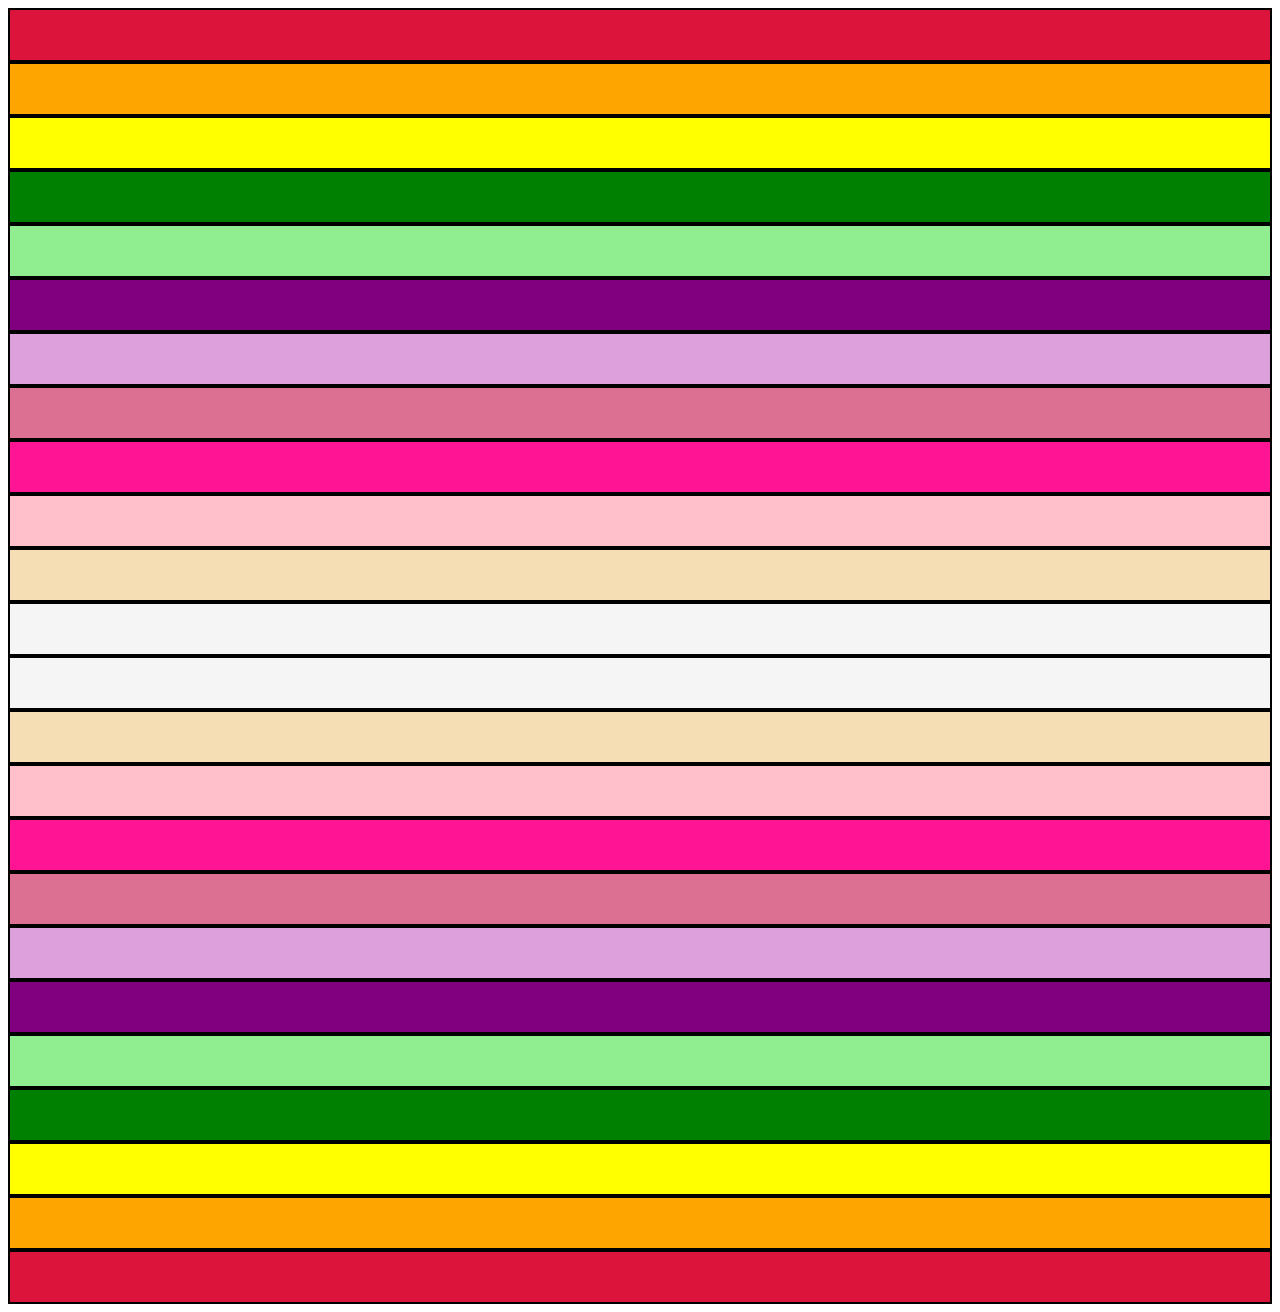
<file: Index.html>
<!DOCTYPE html>
<html lang="en">

<head>
  <meta charset="UTF-8" />
  <meta name="viewport" content="width=device-width, initial-scale=1.0" />
  <!-- <title>Document</title> -->
  <link href="https://cdn.jsdelivr.net/npm/bootstrap@5.3.2/dist/css/bootstrap.min.css" rel="stylesheet"
    integrity="sha384-T3c6CoIi6uLrA9TneNEoa7RxnatzjcDSCmG1MXxSR1GAsXEV/Dwwykc2MPK8M2HN" crossorigin="anonymous" />
  <script src="https://cdn.jsdelivr.net/npm/bootstrap@5.3.2/dist/js/bootstrap.bundle.min.js"
    integrity="sha384-C6RzsynM9kWDrMNeT87bh95OGNyZPhcTNXj1NW7RuBCsyN/o0jlpcV8Qyq46cDfL"
    crossorigin="anonymous"></script>
  <link rel="stylesheet" href="./Index.css" />
</head>

<body>
  <div class="container text-center">
    <div class="row">
      <div class="col-12 m-auto"></div>
      <div class="col-11 m-auto"></div>
      <div class="col-10 m-auto"></div>
      <div class="col-9 m-auto"></div>
      <div class="col-8 m-auto"></div>
      <div class="col-7 m-auto"></div>
      <div class="col-6 m-auto"></div>
    </div>

    <div class="row">
      <div class="col-5 m-auto"></div>
    </div>

    <div class="row">
      <div class="col-4 m-auto"></div>
    </div>

    <div class="row">
      <div class="col-3 m-auto"></div>
    </div>

    <div class="row">
      <div class="col-2 m-auto"></div>
    </div>

    <div class="row">
      <div class="col-1 m-auto"></div>
    </div>

    <div class="row">
      <div class="col-1 m-auto"></div>
    </div>

    <div class="row">
      <div class="col-2 m-auto"></div>
    </div>

    <div class="row">
      <div class="col-3 m-auto"></div>
    </div>

    <div class="row">
      <div class="col-4 m-auto"></div>
    </div>

    <div class="row">
      <div class="col-5 m-auto"></div>
    </div>

    <div class="row">
      <div class="col-6 m-auto"></div>
      <div class="col-7 m-auto"></div>
      <div class="col-8 m-auto"></div>
      <div class="col-9 m-auto"></div>
      <div class="col-10 m-auto"></div>
      <div class="col-11 m-auto"></div>
      <div class="col-12 m-auto"></div>
    </div>
  </div>
</body>

</html>
</file>
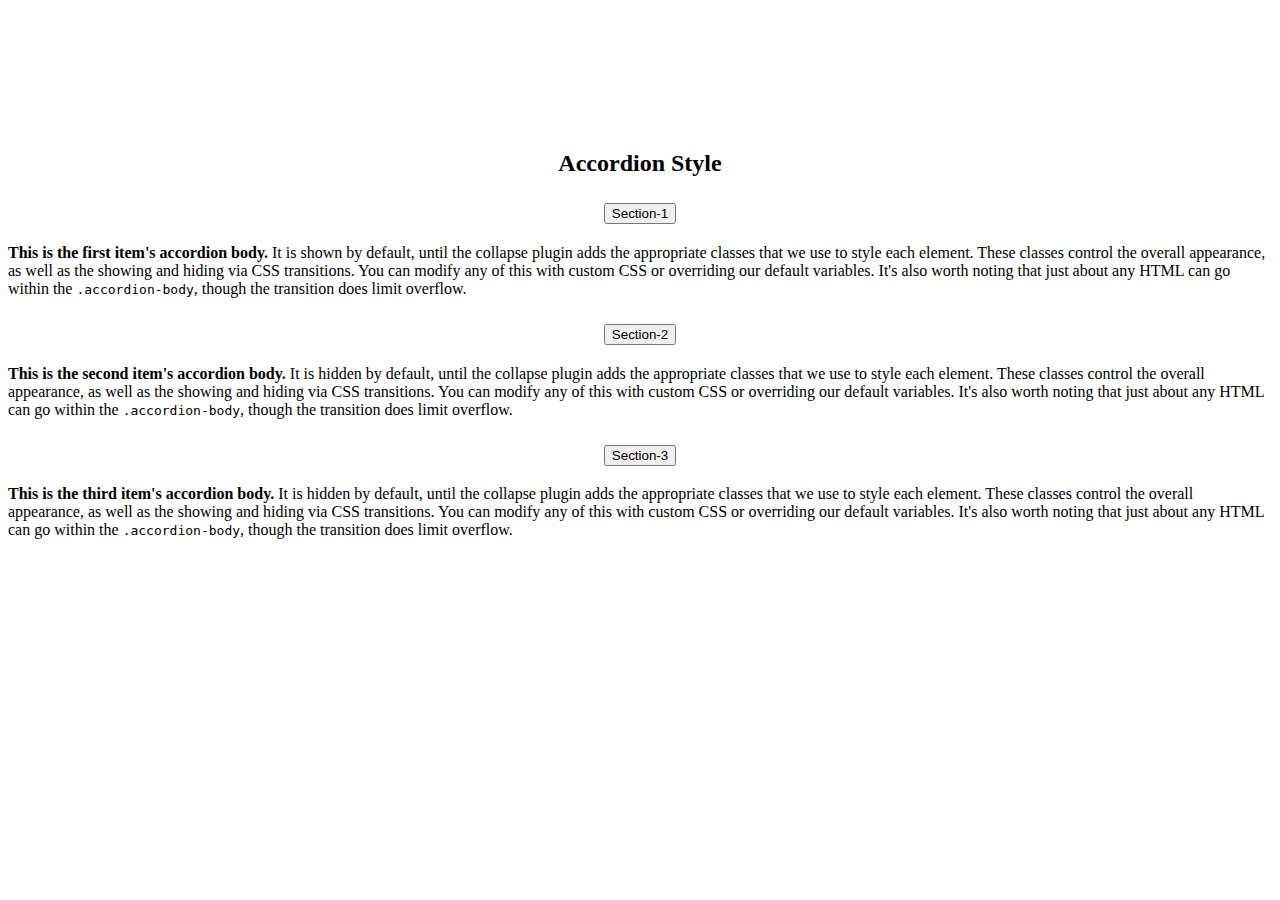
<file: Accordion-1.html>
<!DOCTYPE html>
<html lang="en">

<head>
  <meta charset="UTF-8">
  <meta name="viewport" content="width=device-width, initial-scale=1.0">
  <title>Accordion-1</title>
  <link href="https://cdn.jsdelivr.net/npm/bootstrap@5.3.2/dist/css/bootstrap.min.css" rel="stylesheet"
    integrity="sha384-T3c6CoIi6uLrA9TneNEoa7RxnatzjcDSCmG1MXxSR1GAsXEV/Dwwykc2MPK8M2HN" crossorigin="anonymous">
  <link rel="stylesheet" href="./Accordion-1.css">

</head>

<body>

  <div class="Acco-2">
    <h2>Accordion Style</h2>

    <div class="accordion w-50 p-3 Acco" id="accordionPanelsStayOpenExample">
      <div class="accordion-item">
        <h2 class="accordion-header">
          <button class="accordion-button  rounded-pill  text-bg-info collapsed mb-2" type="button"
            data-bs-toggle="collapse" data-bs-target="#panelsStayOpen-collapseOne" aria-expanded="true"
            aria-controls="panelsStayOpen-collapseOne">
            Section-1
          </button>
        </h2>
        <div id="panelsStayOpen-collapseOne" class="accordion-collapse collapse">
          <div class="accordion-body">
            <strong>This is the first item's accordion body.</strong> It is shown by default, until the collapse plugin
            adds the appropriate classes that we use to style each element. These classes control the overall
            appearance, as well as the showing and hiding via CSS transitions. You can modify any of this with custom
            CSS or overriding our default variables. It's also worth noting that just about any HTML can go within the
            <code>.accordion-body</code>, though the transition does limit overflow.
          </div>
        </div>
      </div>
      <div class="accordion-item">
        <h2 class="accordion-header">
          <button class="accordion-button  rounded-pill  text-bg-info collapsed mb-2" type="button"
            data-bs-toggle="collapse" data-bs-target="#panelsStayOpen-collapseTwo" aria-expanded="false"
            aria-controls="panelsStayOpen-collapseTwo">
            Section-2
          </button>
        </h2>
        <div id="panelsStayOpen-collapseTwo" class="accordion-collapse collapse">
          <div class="accordion-body">
            <strong>This is the second item's accordion body.</strong> It is hidden by default, until the collapse
            plugin adds the appropriate classes that we use to style each element. These classes control the overall
            appearance, as well as the showing and hiding via CSS transitions. You can modify any of this with custom
            CSS or overriding our default variables. It's also worth noting that just about any HTML can go within the
            <code>.accordion-body</code>, though the transition does limit overflow.
          </div>
        </div>
      </div>
      <div class="accordion-item">
        <h2 class="accordion-header">
          <button class="accordion-button  rounded-pill  text-bg-info collapsed" type="button" data-bs-toggle="collapse"
            data-bs-target="#panelsStayOpen-collapseThree" aria-expanded="false"
            aria-controls="panelsStayOpen-collapseThree">
            Section-3
          </button>
        </h2>
        <div id="panelsStayOpen-collapseThree" class="accordion-collapse collapse show">
          <div class="accordion-body">
            <strong>This is the third item's accordion body.</strong> It is hidden by default, until the collapse plugin
            adds the appropriate classes that we use to style each element. These classes control the overall
            appearance, as well as the showing and hiding via CSS transitions. You can modify any of this with custom
            CSS or overriding our default variables. It's also worth noting that just about any HTML can go within the
            <code>.accordion-body</code>, though the transition does limit overflow.
          </div>
        </div>
      </div>
    </div>
  </div>

  <script src="https://cdn.jsdelivr.net/npm/bootstrap@5.3.2/dist/js/bootstrap.bundle.min.js"
    integrity="sha384-C6RzsynM9kWDrMNeT87bh95OGNyZPhcTNXj1NW7RuBCsyN/o0jlpcV8Qyq46cDfL"
    crossorigin="anonymous"></script>

</body>

</html>
</file>
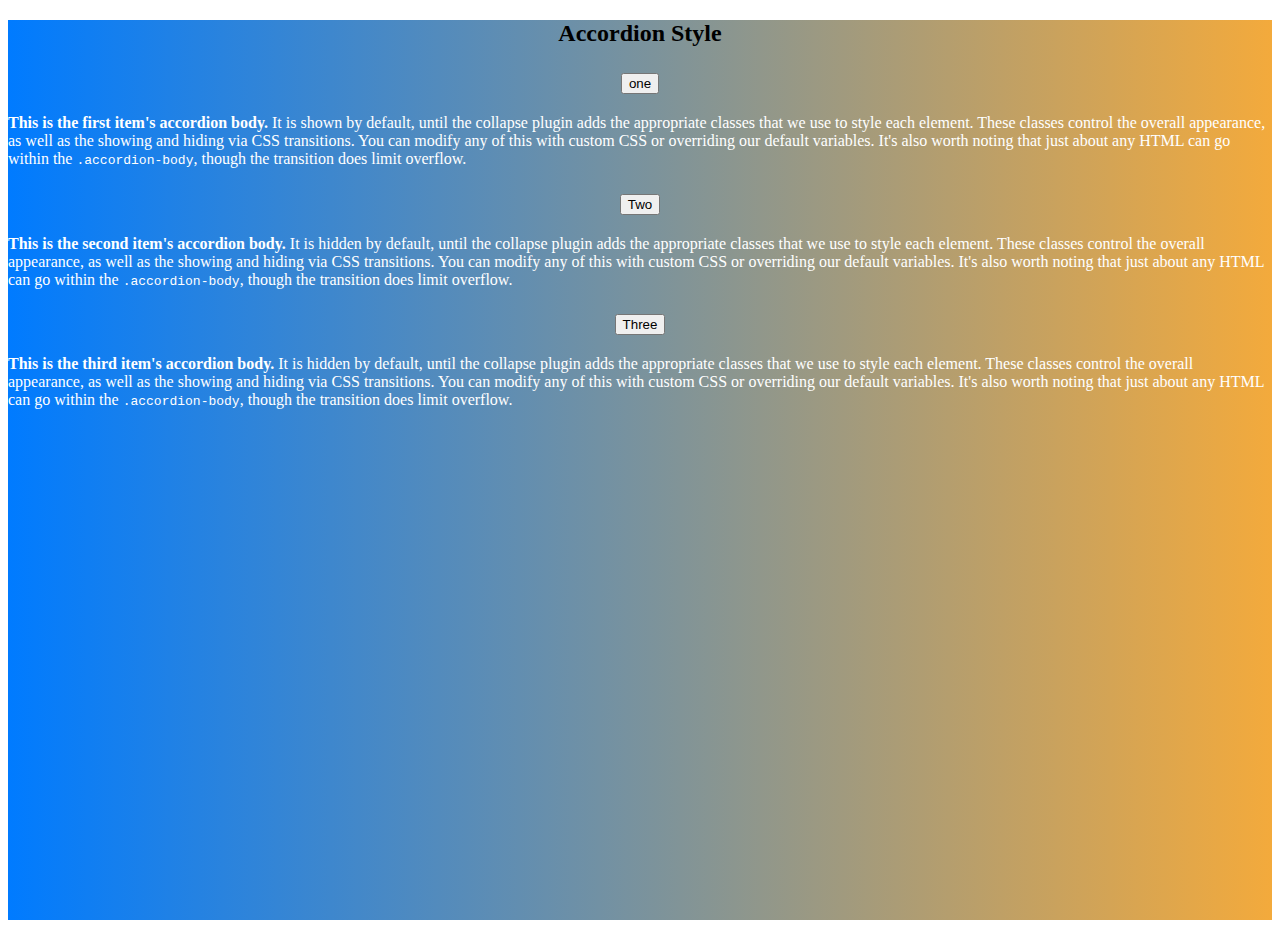
<file: Accordion-2.html>
<!DOCTYPE html>
<html lang="en">

<head>
  <meta charset="UTF-8">
  <meta name="viewport" content="width=device-width, initial-scale=1.0">
  <title>Accordion-2</title>
  <link href="https://cdn.jsdelivr.net/npm/bootstrap@5.3.2/dist/css/bootstrap.min.css" rel="stylesheet"
    integrity="sha384-T3c6CoIi6uLrA9TneNEoa7RxnatzjcDSCmG1MXxSR1GAsXEV/Dwwykc2MPK8M2HN" crossorigin="anonymous">
  <link rel="stylesheet" href="./Accordion-2.css">

</head>

<body>

  <div class="Acco-2">
    <h2>Accordion Style</h2>

    <div class="accordion w-50 p-3 Acco" id="accordionPanelsStayOpenExample">
      <div class="accordion-item">
        <h2 class="accordion-header">
          <button class="accordion-button text-bg-secondary collapsed mb-2" type="button" data-bs-toggle="collapse"
            data-bs-target="#panelsStayOpen-collapseOne" aria-expanded="true"
            aria-controls="panelsStayOpen-collapseOne">
            one
          </button>
        </h2>
        <div id="panelsStayOpen-collapseOne" class="accordion-collapse collapse show">
          <div class="accordion-body clr">
            <strong>This is the first item's accordion body.</strong> It is shown by default, until the collapse plugin
            adds the appropriate classes that we use to style each element. These classes control the overall
            appearance, as well as the showing and hiding via CSS transitions. You can modify any of this with custom
            CSS or overriding our default variables. It's also worth noting that just about any HTML can go within the
            <code>.accordion-body</code>, though the transition does limit overflow.
          </div>
        </div>
      </div>
      <div class="accordion-item">
        <h2 class="accordion-header">
          <button class="accordion-button text-bg-secondary collapsed mb-2" type="button" data-bs-toggle="collapse"
            data-bs-target="#panelsStayOpen-collapseTwo" aria-expanded="false"
            aria-controls="panelsStayOpen-collapseTwo">
            Two
          </button>
        </h2>
        <div id="panelsStayOpen-collapseTwo" class="accordion-collapse collapse">
          <div class="accordion-body clr">
            <strong>This is the second item's accordion body.</strong> It is hidden by default, until the collapse
            plugin adds the appropriate classes that we use to style each element. These classes control the overall
            appearance, as well as the showing and hiding via CSS transitions. You can modify any of this with custom
            CSS or overriding our default variables. It's also worth noting that just about any HTML can go within the
            <code>.accordion-body</code>, though the transition does limit overflow.
          </div>
        </div>
      </div>
      <div class="accordion-item">
        <h2 class="accordion-header">
          <button class="accordion-button text-bg-secondary collapsed" type="button" data-bs-toggle="collapse"
            data-bs-target="#panelsStayOpen-collapseThree" aria-expanded="false"
            aria-controls="panelsStayOpen-collapseThree">
            Three
          </button>
        </h2>
        <div id="panelsStayOpen-collapseThree" class="accordion-collapse collapse">
          <div class="accordion-body clr">
            <strong>This is the third item's accordion body.</strong> It is hidden by default, until the collapse plugin
            adds the appropriate classes that we use to style each element. These classes control the overall
            appearance, as well as the showing and hiding via CSS transitions. You can modify any of this with custom
            CSS or overriding our default variables. It's also worth noting that just about any HTML can go within the
            <code>.accordion-body</code>, though the transition does limit overflow.
          </div>
        </div>
      </div>
    </div>
  </div>

  <script src="https://cdn.jsdelivr.net/npm/bootstrap@5.3.2/dist/js/bootstrap.bundle.min.js"
    integrity="sha384-C6RzsynM9kWDrMNeT87bh95OGNyZPhcTNXj1NW7RuBCsyN/o0jlpcV8Qyq46cDfL"
    crossorigin="anonymous"></script>

</body>

</html>
</file>
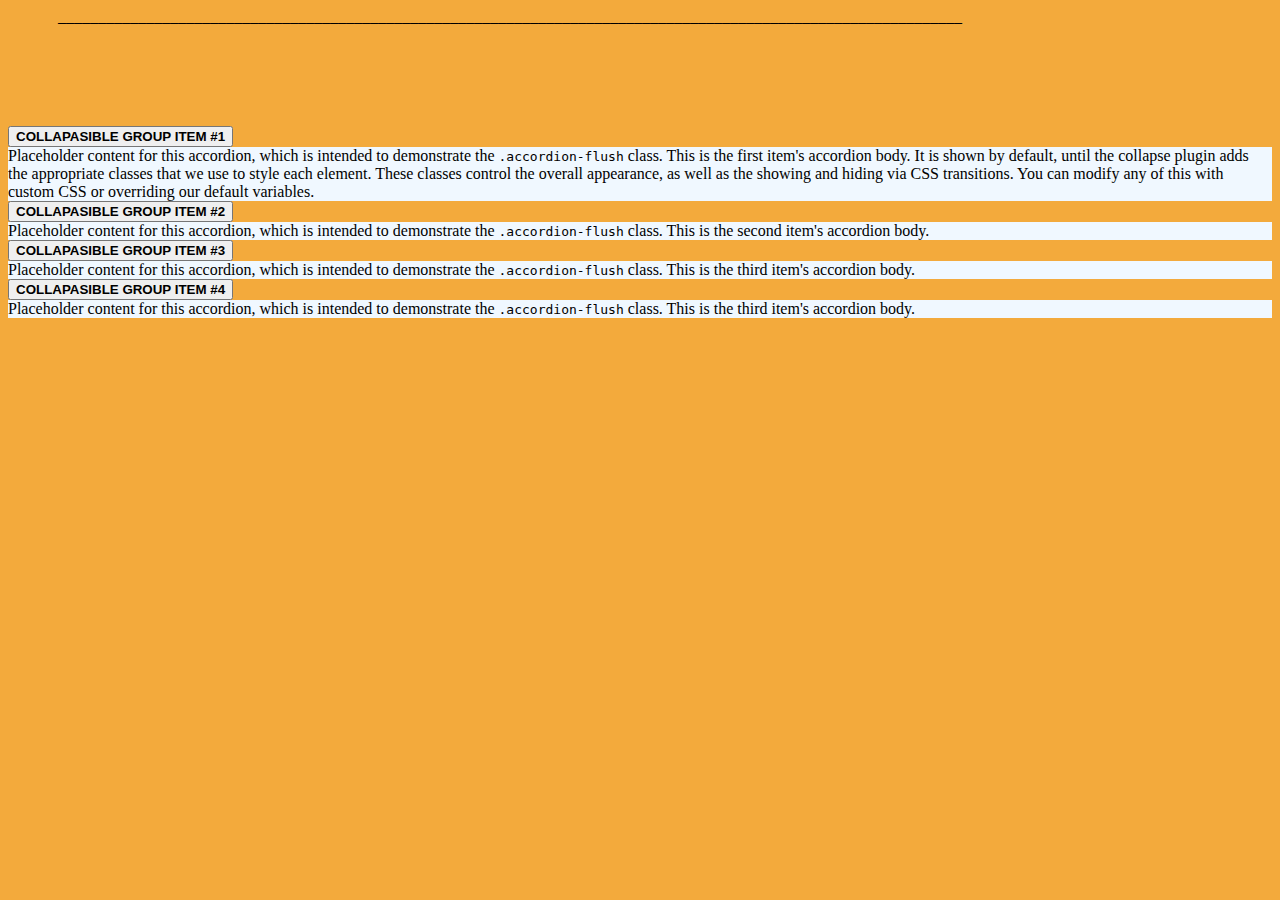
<file: Accordion-3.html>
<!DOCTYPE html>
<html lang="en">

<head>
    <meta charset="UTF-8">
    <meta name="viewport" content="width=device-width, initial-scale=1.0">
    <title>Accordion-3</title>

    <link href="https://cdn.jsdelivr.net/npm/bootstrap@5.3.2/dist/css/bootstrap.min.css" rel="stylesheet"
        integrity="sha384-T3c6CoIi6uLrA9TneNEoa7RxnatzjcDSCmG1MXxSR1GAsXEV/Dwwykc2MPK8M2HN" crossorigin="anonymous">

    <link rel="stylesheet" href="./Accordion-3.css">
</head>

<body>

    <div class="line50px" style="margin-left: 50px;">
        _________________________________________________________________________________________________________________
    </div>

    <div class="accordion accordion-flush  w-75 p-2 Acco" id="accordionFlushExample">
        <div class="accordion-item mb-2">
            <div class="card">
                <button class="card-header collapsed card-link" data-toggle="collapse" data-target="#collapseOne">

                    <i class="fas fa-minus float-right "></i>
                    <b class="header-title float-left">
                        COLLAPASIBLE GROUP ITEM #1
                    </b>
                </button>
                <div id="flush-collapseOne" class="accordion-collapse collapse show"
                    data-bs-parent="#accordionFlushExample">
                    <div class="accordion-body Acco-2">Placeholder content for this accordion, which is intended to
                        demonstrate the <code>.accordion-flush</code> class. This is the first item's accordion body. It
                        is shown by default, until the collapse plugin adds the appropriate classes that we use to style
                        each element. These classes control the overall appearance, as well as the showing and hiding
                        via CSS transitions. You can modify any of this with custom CSS or overriding our default
                        variables.</div>
                </div>
            </div>
            <div class="accordion-item mb-2">
                <div class="card">
                    <button class="card-header collapsed card-link" data-toggle="collapse" data-target="#collapseOne">

                        <i class="fas fa-minus float-right "></i>
                        <b class="header-title float-left">
                            COLLAPASIBLE GROUP ITEM #2
                        </b>
                    </button>
                    <div id="flush-collapseTwo" class="accordion-collapse collapse"
                        data-bs-parent="#accordionFlushExample">
                        <div class="accordion-body Acco-2">Placeholder content for this accordion, which is intended to
                            demonstrate the <code>.accordion-flush</code> class. This is the second item's accordion
                            body.</div>
                    </div>
                </div>
                <div class="accordion-item mb-2">
                    <div class="card">
                        <button class="card-header collapsed card-link" data-toggle="collapse"
                            data-target="#collapseOne">

                            <i class="fas fa-minus float-right "></i>
                            <b class="header-title float-left">
                                COLLAPASIBLE GROUP ITEM #3
                            </b>
                        </button>
                        <div id="flush-collapseThree" class="accordion-collapse collapse"
                            data-bs-parent="#accordionFlushExample">
                            <div class="accordion-body Acco-2">Placeholder content for this accordion, which is intended
                                to demonstrate the <code>.accordion-flush</code> class. This is the third item's
                                accordion body. </div>
                        </div>
                    </div>

                    <div class="accordion-item mb-2">
                        <div class="card">
                            <button class="card-header collapsed card-link" data-toggle="collapse"
                                data-target="#collapseOne">

                                <i class="fas fa-minus float-right "></i>
                                <b class="header-title float-left">
                                    COLLAPASIBLE GROUP ITEM #4
                                </b>
                            </button>
                            <div id="flush-collapsefour" class="accordion-collapse collapse"
                                data-bs-parent="#accordionFlushExample">
                                <div class="accordion-body Acco-2">Placeholder content for this accordion, which is
                                    intended to demonstrate the <code>.accordion-flush</code> class. This is the third
                                    item's accordion body. </div>
                            </div>
                        </div>
                    </div>


                    <script>
                        $('.card-header').click(function () {
                            $(this).find('i').toggleClass('fas fa-plus fas fa-minus');
                        });
                    </script>

                    <script src="https://cdn.jsdelivr.net/npm/bootstrap@5.3.2/dist/js/bootstrap.bundle.min.js"
                        integrity="sha384-C6RzsynM9kWDrMNeT87bh95OGNyZPhcTNXj1NW7RuBCsyN/o0jlpcV8Qyq46cDfL"
                        crossorigin="anonymous"></script>


</body>

</html>
</file>
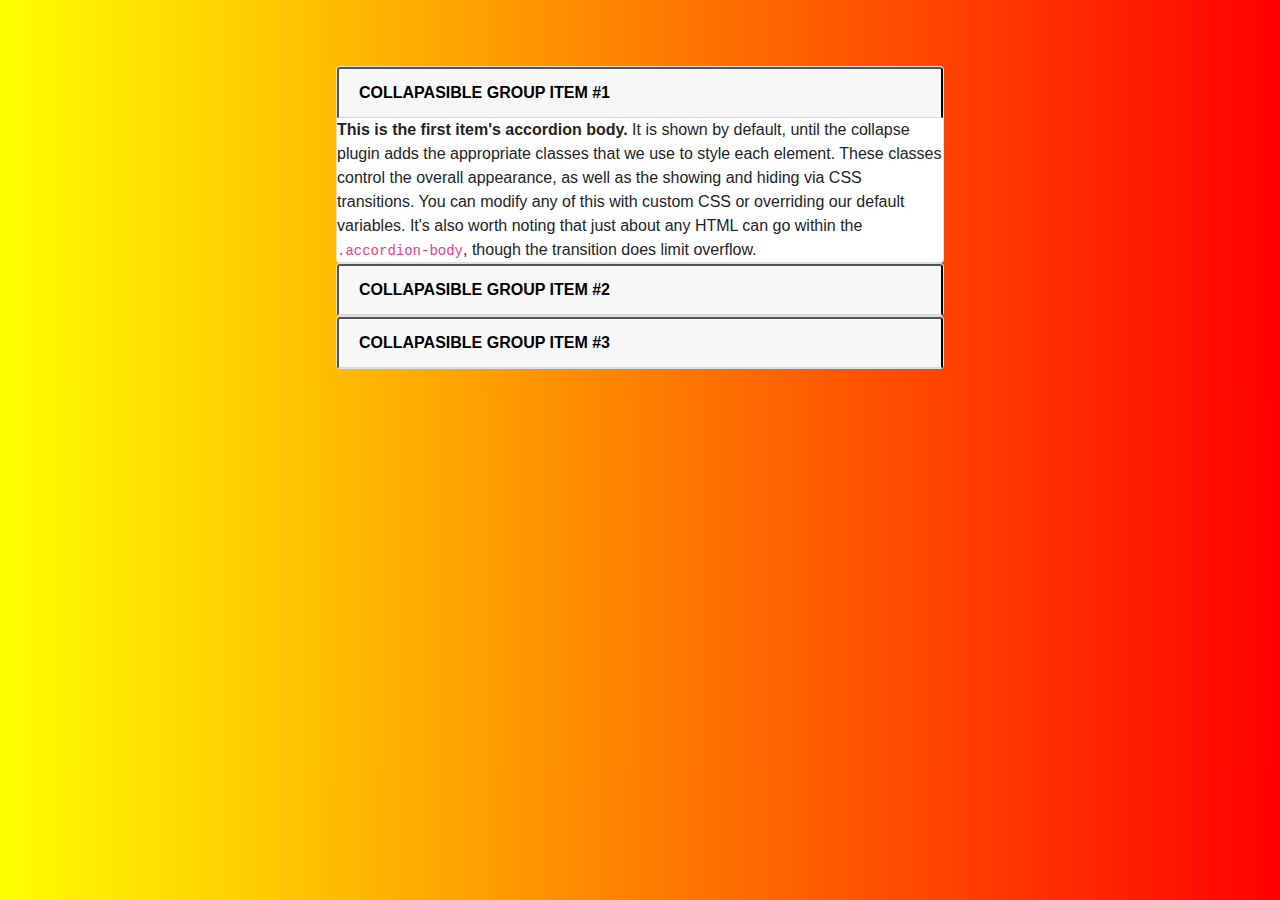
<file: Accordion-4.html>
<!DOCTYPE html>
<html lang="en">

<head>
    <meta charset="UTF-8">
    <meta name="viewport" content="width=device-width, initial-scale=1.0">
    <title>Accordion-4</title>
    <link rel="stylesheet" href="
    https://maxcdn.bootstrapcdn.com/bootstrap/4.3.1/css/bootstrap.min.css">

    <link rel="stylesheet" href="https://use.fontawesome.com/releases/v5.7.0/css/all.css"
        integrity="sha384-lZN37f5QGtY3VHgisS14W3ExzMWZxybE1SJSEsQp9S+oqd12jhcu+A56Ebc1zFSJ" crossorigin="anonymous">

    <script src="https://ajax.googleapis.com/ajax/libs/jquery/3.4.1/jquery.min.js">
    </script>

    <script src="https://cdnjs.cloudflare.com/ajax/libs/popper.js/1.14.7/umd/popper.min.js">
    </script>

    <script src="https://maxcdn.bootstrapcdn.com/bootstrap/4.3.1/js/bootstrap.min.js">
    </script>

    <link href="https://cdn.jsdelivr.net/npm/bootstrap@5.3.2/dist/css/bootstrap.min.css" rel="stylesheet"
        integrity="sha384-T3c6CoIi6uLrA9TneNEoa7RxnatzjcDSCmG1MXxSR1GAsXEV/Dwwykc2MPK8M2HN" crossorigin="anonymous">

    <link rel="stylesheet" href="./Accordion-4.css">
</head>

<body>

    <div class="accordion one w-50 p-3" id="accordionExample">
        <div class="accordion-item">
            <div class="card">
                <button class="card-header collapsed card-link" data-toggle="collapse" data-target="#collapseOne">

                    <b class="header-title float-left">
                        COLLAPASIBLE GROUP ITEM #1
                    </b>
                    <i class="fas fa-minus float-right "></i>
                </button>
                <div id="collapseOne" class="accordion-collapse collapse show" data-bs-parent="#accordionExample">
                    <div class="accordion-body">
                        <strong>This is the first item's accordion body.</strong> It is shown by default, until the
                        collapse
                        plugin adds the appropriate classes that we use to style each element. These classes control the
                        overall appearance, as well as the showing and hiding via CSS transitions. You can modify any of
                        this with custom CSS or overriding our default variables. It's also worth noting that just about
                        any
                        HTML can go within the <code>.accordion-body</code>, though the transition does limit overflow.
                    </div>
                </div>
            </div>
            <div class="accordion-item">
                <div class="card">
                    <button class="card-header collapsed card-link" data-toggle="collapse" data-target="#collapseTwo">

                        <b class="header-title float-left">
                            COLLAPASIBLE GROUP ITEM #2
                        </b>
                        <i class="fas fa-plus float-right "></i>
                    </button>
                    <div id="collapseTwo" class="accordion-collapse collapse" data-bs-parent="#accordionExample">
                        <div class="accordion-body">
                            <strong>This is the second item's accordion body.</strong> It is hidden by default, until
                            the
                            collapse plugin adds the appropriate classes that we use to style each element. These
                            classes
                            control the overall appearance, as well as the showing and hiding via CSS transitions. You
                            can
                            modify any of this with custom CSS or overriding our default variables. It's also worth
                            noting that
                            just about any HTML can go within the <code>.accordion-body</code>, though the transition
                            does limit
                            overflow.
                        </div>
                    </div>
                </div>
                <div class="accordion-item">
                    <div class="card">
                        <button class="card-header collapsed card-link" data-toggle="collapse"
                            data-target="#collapseThree">

                            <b class="header-title float-left">
                                COLLAPASIBLE GROUP ITEM #3
                            </b>
                            <i class="fas fa-plus float-right "></i>

                        </button>
                        <div id="collapseThree" class="accordion-collapse collapse" data-bs-parent="#accordionExample">
                            <div class="accordion-body">
                                <strong>This is the third item's accordion body.</strong> It is hidden by default, until
                                the
                                collapse plugin adds the appropriate classes that we use to style each element. These
                                classes
                                control the overall appearance, as well as the showing and hiding via CSS transitions.
                                You can
                                modify any of this with custom CSS or overriding our default variables. It's also worth
                                noting that
                                just about any HTML can go within the <code>.accordion-body</code>, though the
                                transition does limit
                                overflow.
                            </div>
                        </div>
                    </div>
                </div>

                <script>
                    $('.card-header').click(function () {
                        $(this).find('i').toggleClass('fas fa-plus fas fa-minus');
                    });
                </script>
</body>

</html>
</file>
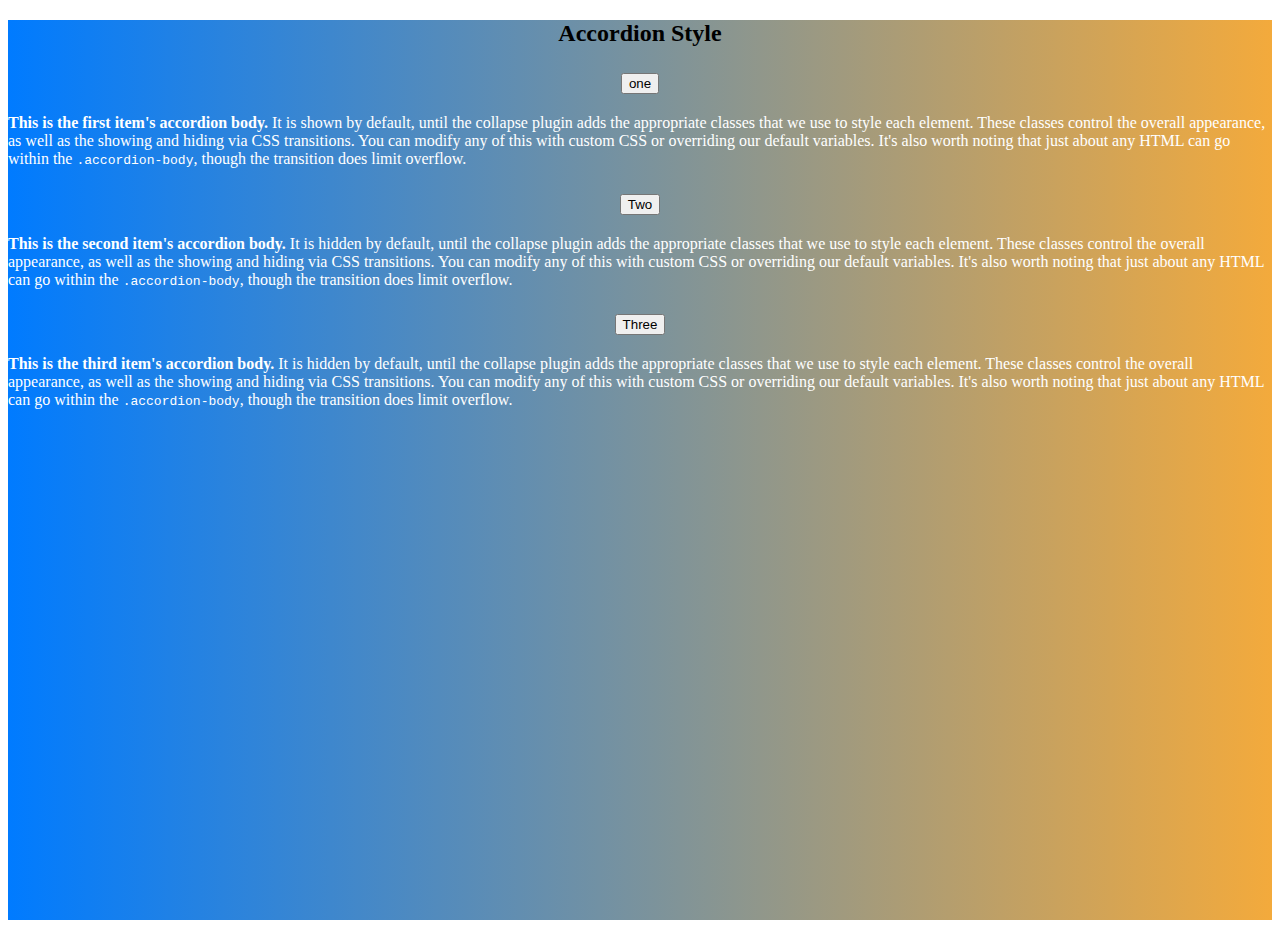
<file: Accordion-5.html>
<!DOCTYPE html>
<html lang="en">

<head>
    <meta charset="UTF-8">
    <meta name="viewport" content="width=device-width, initial-scale=1.0">
    <title>Accordion-2</title>
    <link href="https://cdn.jsdelivr.net/npm/bootstrap@5.3.2/dist/css/bootstrap.min.css" rel="stylesheet"
        integrity="sha384-T3c6CoIi6uLrA9TneNEoa7RxnatzjcDSCmG1MXxSR1GAsXEV/Dwwykc2MPK8M2HN" crossorigin="anonymous">
    <link rel="stylesheet" href="./Accordion-2.css">

</head>

<body>
    
    <div class="Acco-2">
        <h2>Accordion Style</h2>

    <div class="accordion w-50 p-3 Acco" id="accordionPanelsStayOpenExample">
        <div class="accordion-item">
          <h2 class="accordion-header">
            <button class="accordion-button text-bg-secondary collapsed mb-2" type="button" data-bs-toggle="collapse" data-bs-target="#panelsStayOpen-collapseOne" aria-expanded="true" aria-controls="panelsStayOpen-collapseOne">
              one
            </button>
          </h2>
          <div id="panelsStayOpen-collapseOne" class="accordion-collapse collapse show">
            <div class="accordion-body clr">
              <strong>This is the first item's accordion body.</strong> It is shown by default, until the collapse plugin adds the appropriate classes that we use to style each element. These classes control the overall appearance, as well as the showing and hiding via CSS transitions. You can modify any of this with custom CSS or overriding our default variables. It's also worth noting that just about any HTML can go within the <code>.accordion-body</code>, though the transition does limit overflow.
            </div>
          </div>
        </div>
        <div class="accordion-item">
          <h2 class="accordion-header">
            <button class="accordion-button text-bg-secondary collapsed mb-2" type="button" data-bs-toggle="collapse" data-bs-target="#panelsStayOpen-collapseTwo" aria-expanded="false" aria-controls="panelsStayOpen-collapseTwo">
                Two
            </button>
          </h2>
          <div id="panelsStayOpen-collapseTwo" class="accordion-collapse collapse">
            <div class="accordion-body clr">
              <strong>This is the second item's accordion body.</strong> It is hidden by default, until the collapse plugin adds the appropriate classes that we use to style each element. These classes control the overall appearance, as well as the showing and hiding via CSS transitions. You can modify any of this with custom CSS or overriding our default variables. It's also worth noting that just about any HTML can go within the <code>.accordion-body</code>, though the transition does limit overflow.
            </div>
          </div>
        </div>
        <div class="accordion-item">
          <h2 class="accordion-header">
            <button class="accordion-button text-bg-secondary collapsed" type="button" data-bs-toggle="collapse" data-bs-target="#panelsStayOpen-collapseThree" aria-expanded="false" aria-controls="panelsStayOpen-collapseThree">
                Three
            </button>
          </h2>
          <div id="panelsStayOpen-collapseThree" class="accordion-collapse collapse">
            <div class="accordion-body clr">
              <strong>This is the third item's accordion body.</strong> It is hidden by default, until the collapse plugin adds the appropriate classes that we use to style each element. These classes control the overall appearance, as well as the showing and hiding via CSS transitions. You can modify any of this with custom CSS or overriding our default variables. It's also worth noting that just about any HTML can go within the <code>.accordion-body</code>, though the transition does limit overflow.
            </div>
          </div>
        </div>
      </div>
    </div>

    <script src="https://cdn.jsdelivr.net/npm/bootstrap@5.3.2/dist/js/bootstrap.bundle.min.js"
        integrity="sha384-C6RzsynM9kWDrMNeT87bh95OGNyZPhcTNXj1NW7RuBCsyN/o0jlpcV8Qyq46cDfL"
        crossorigin="anonymous"></script>

</body>

</html>
</file>
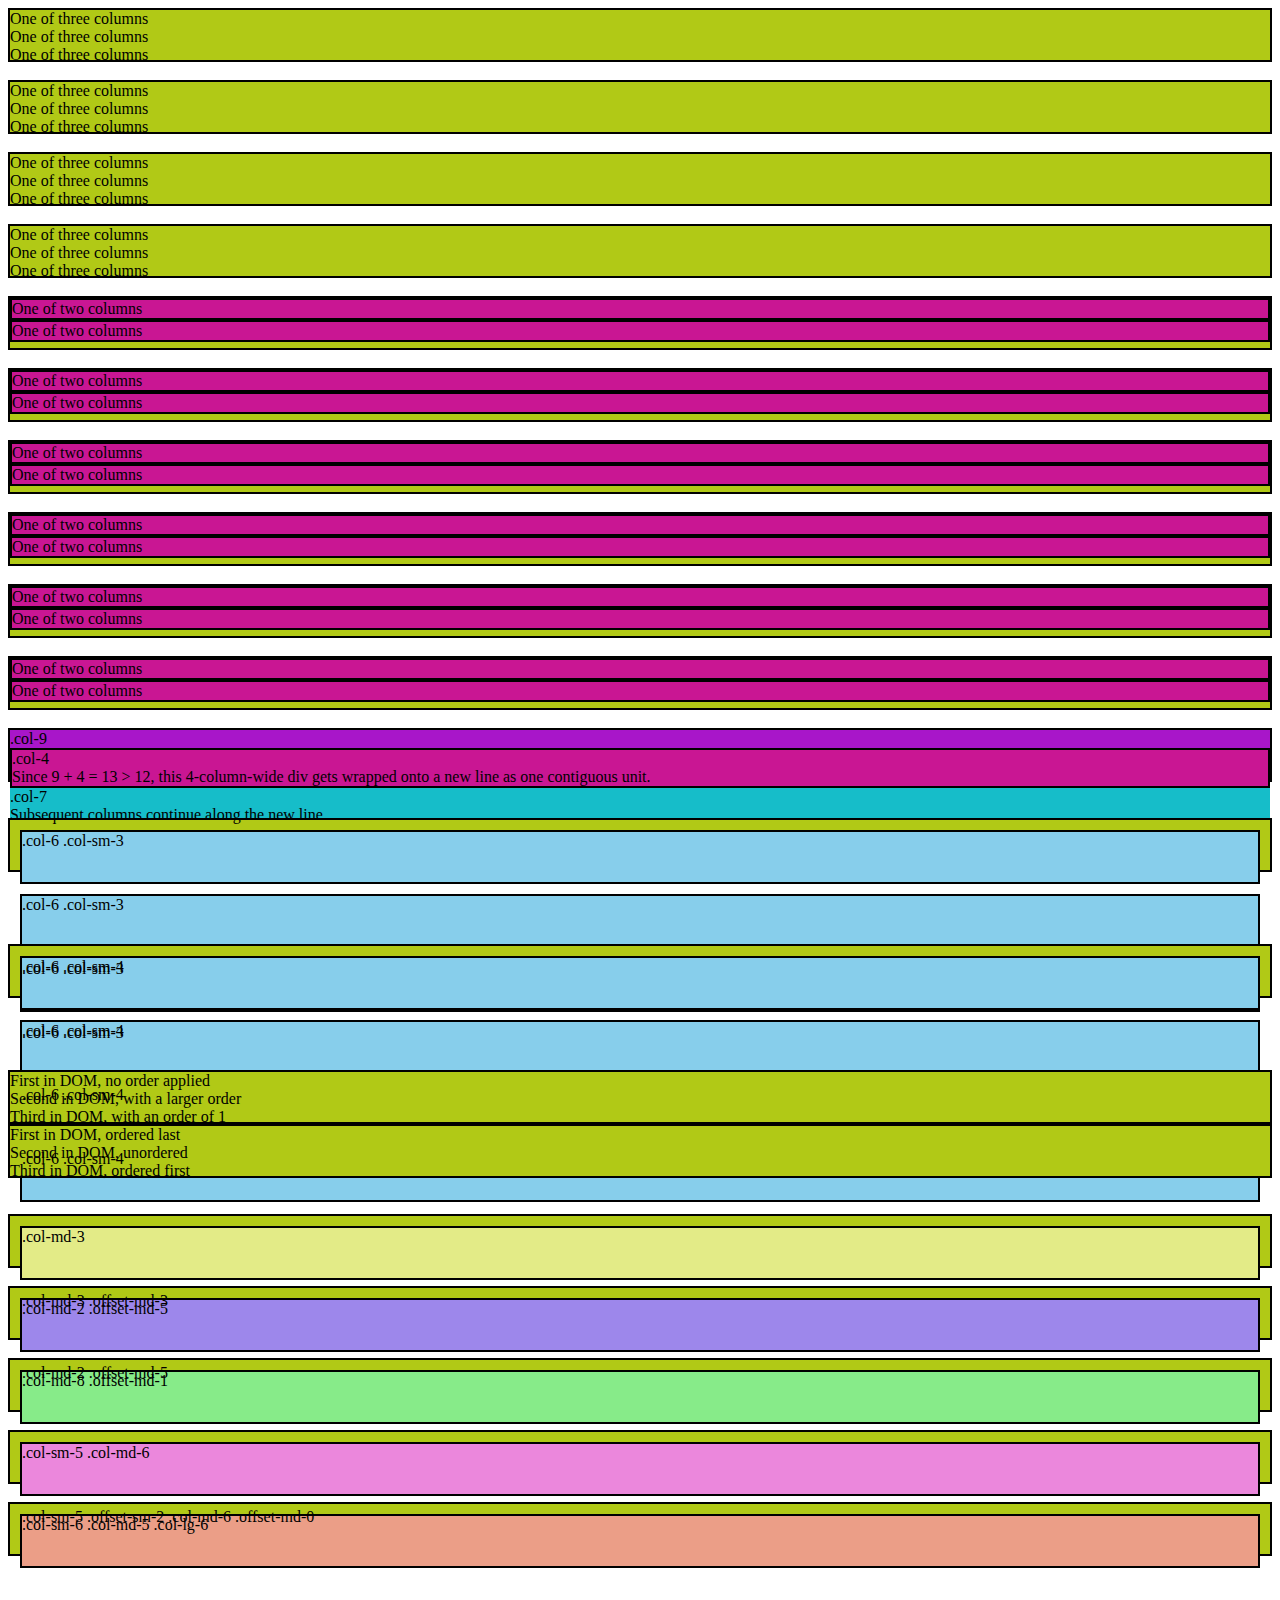
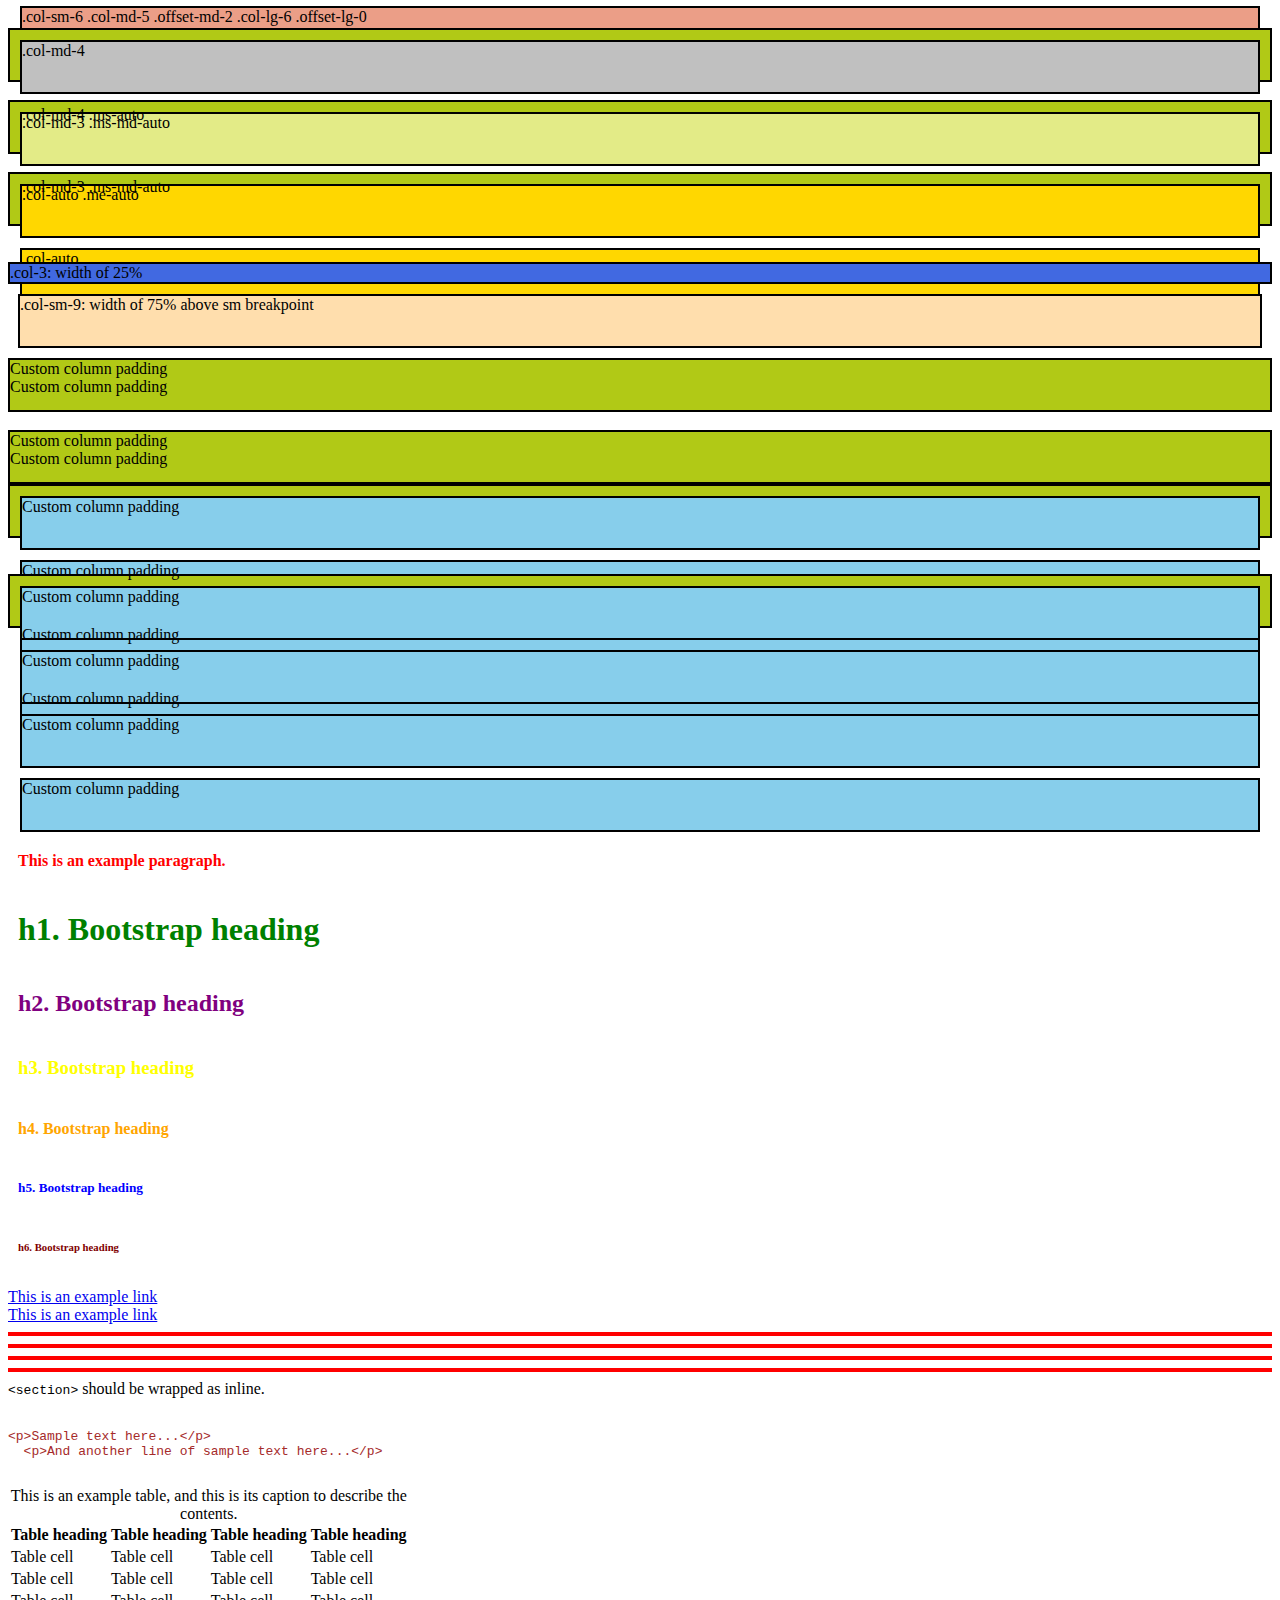
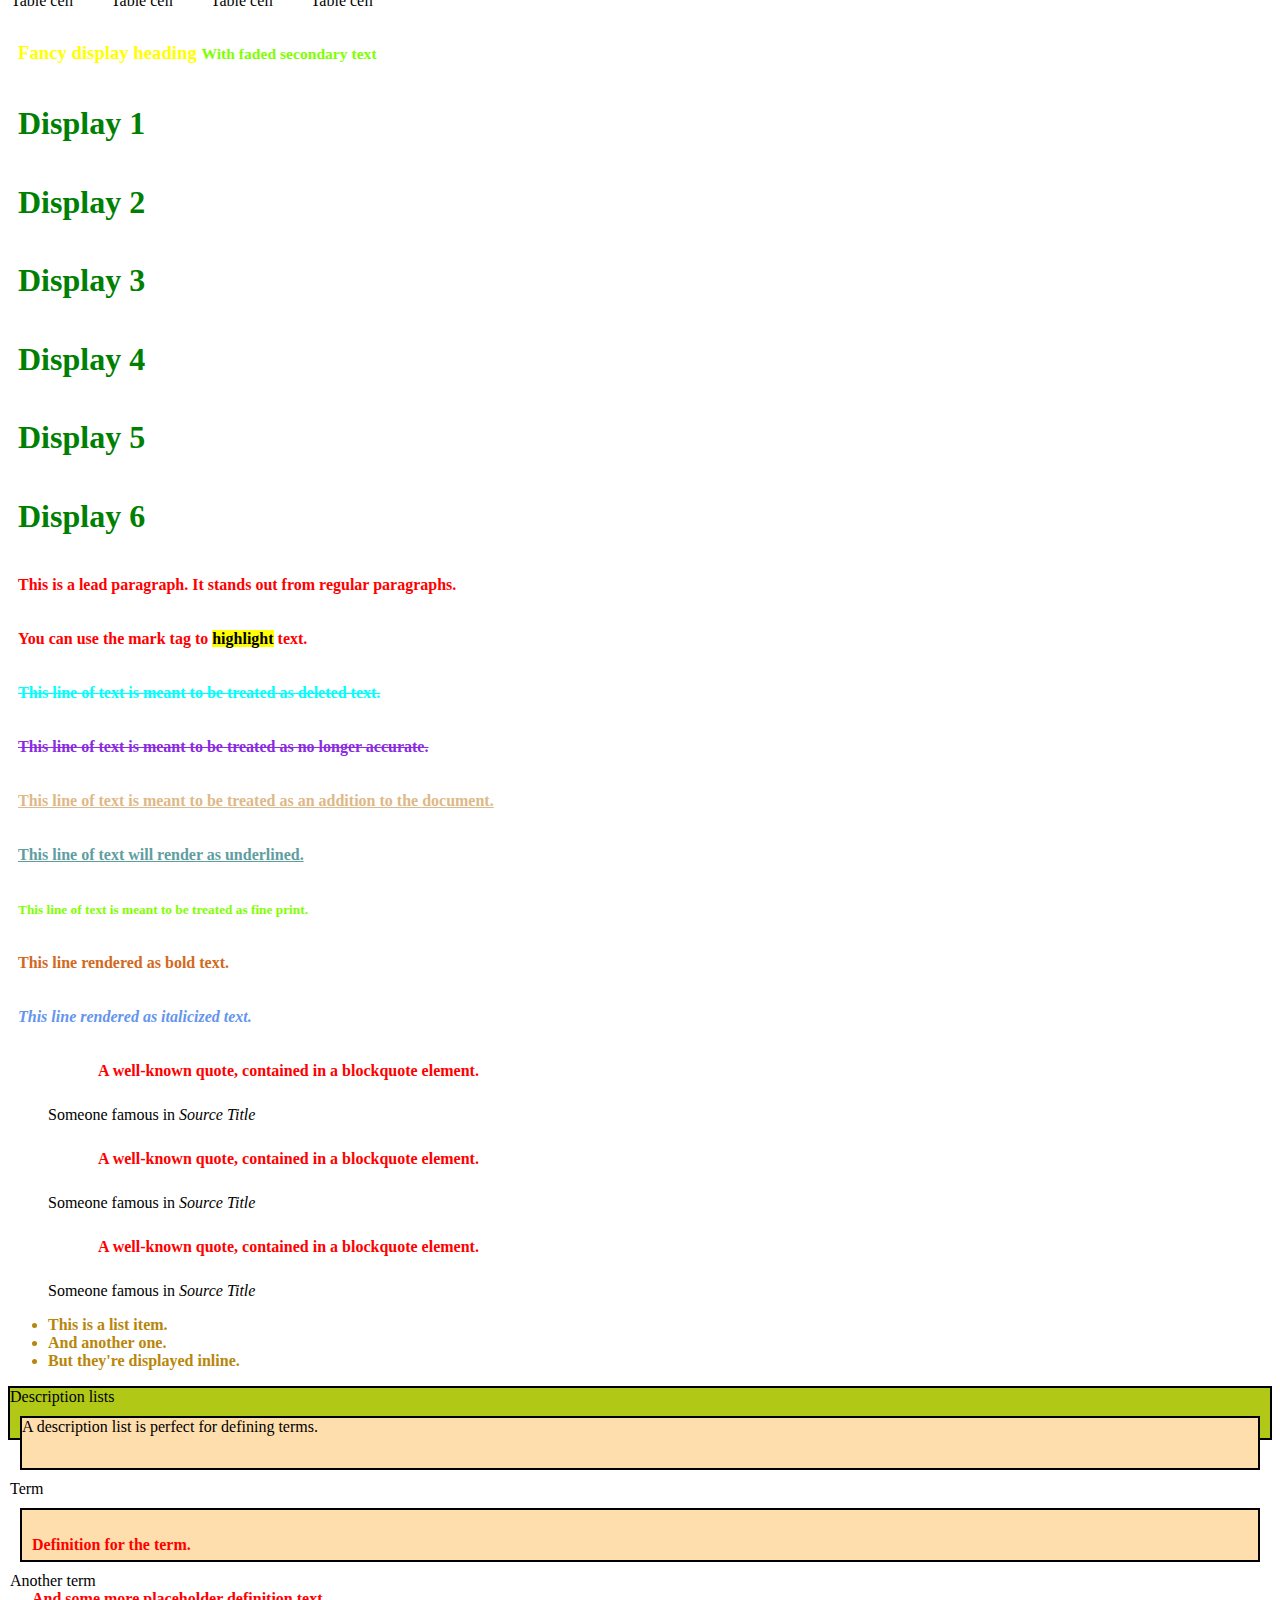
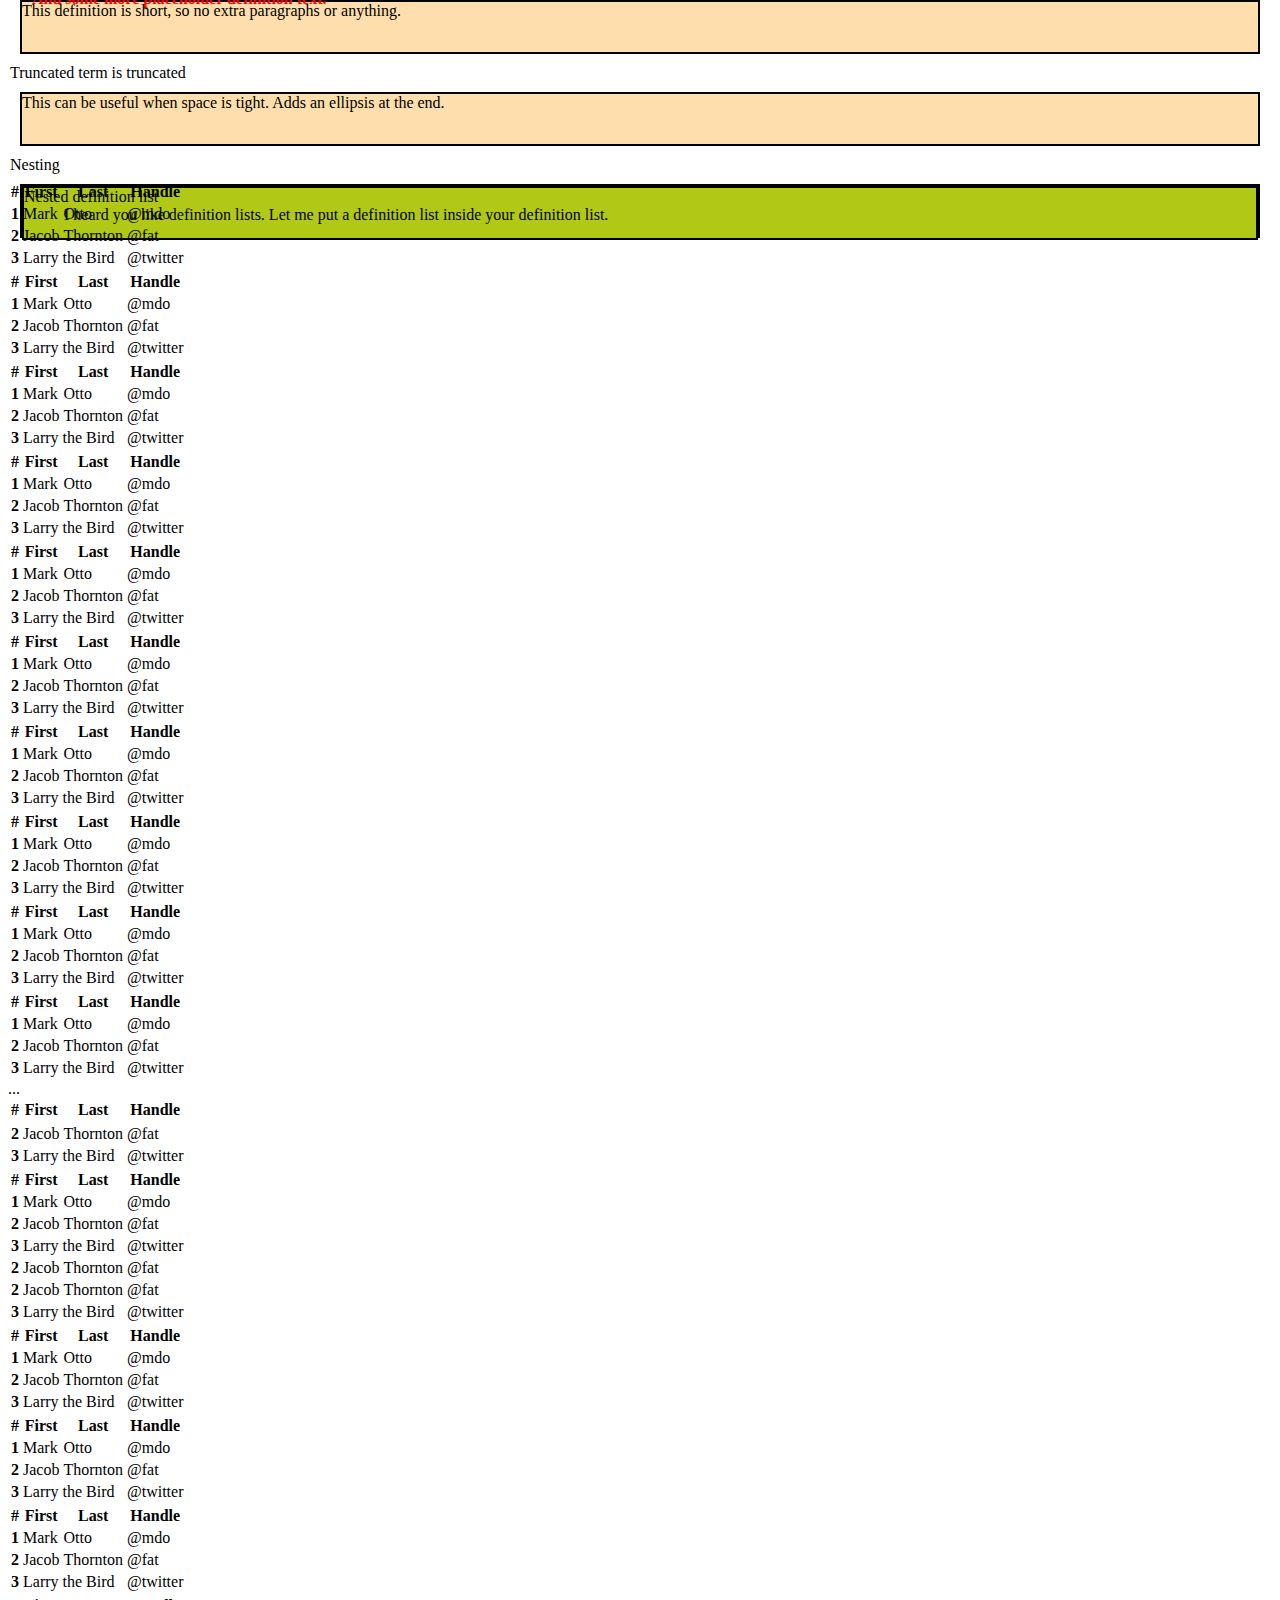
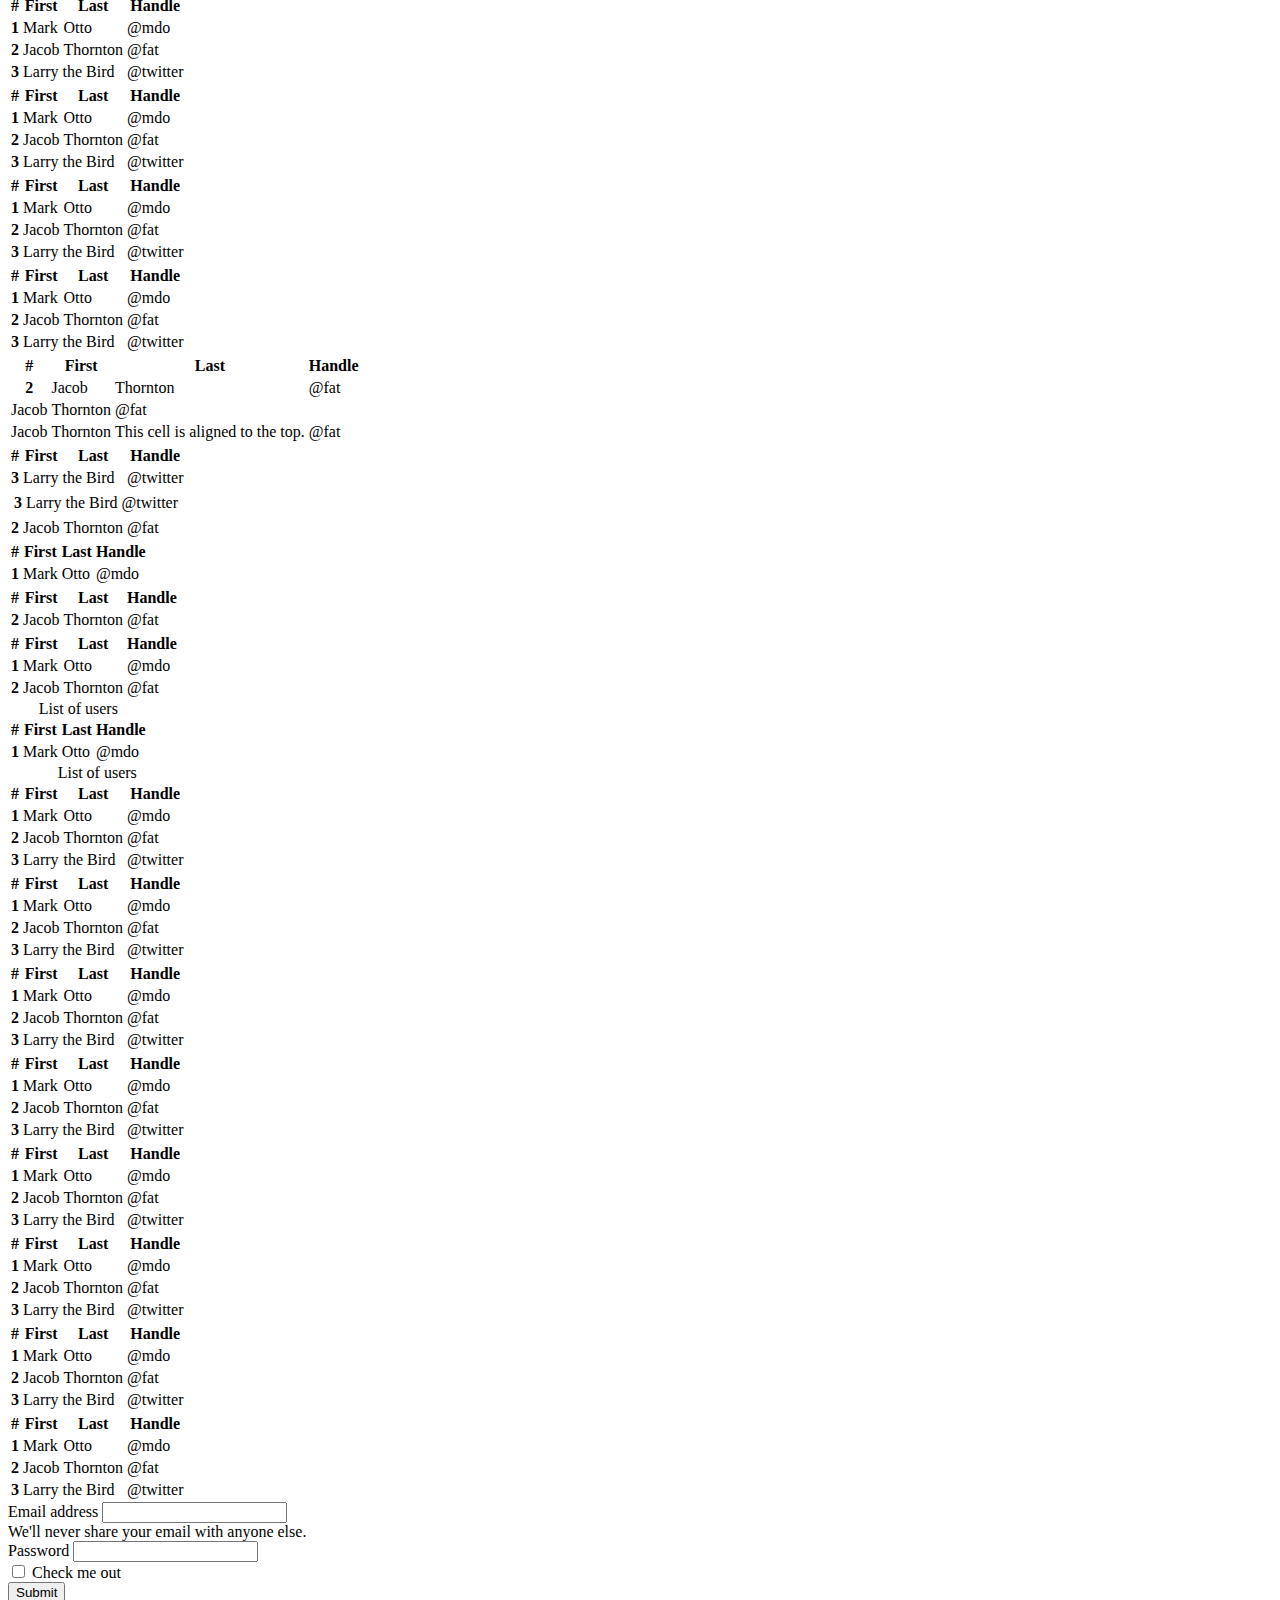
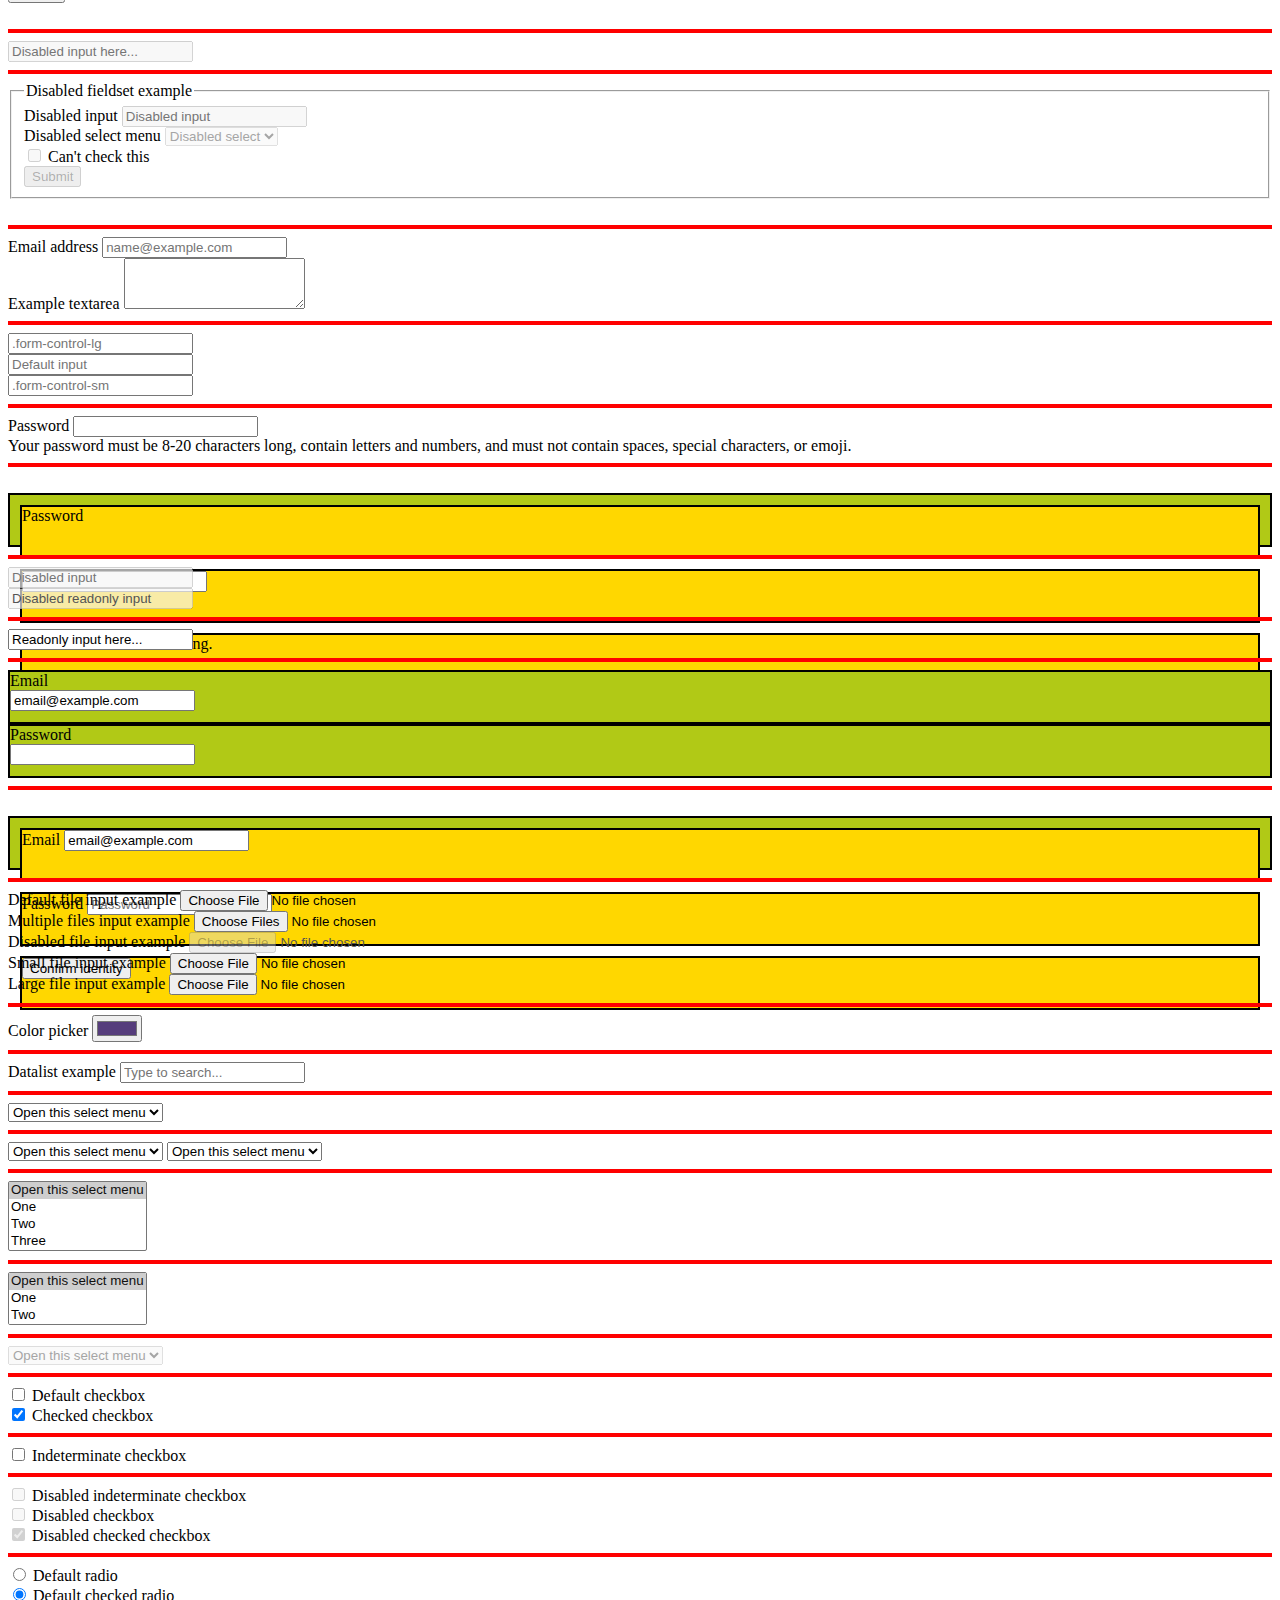
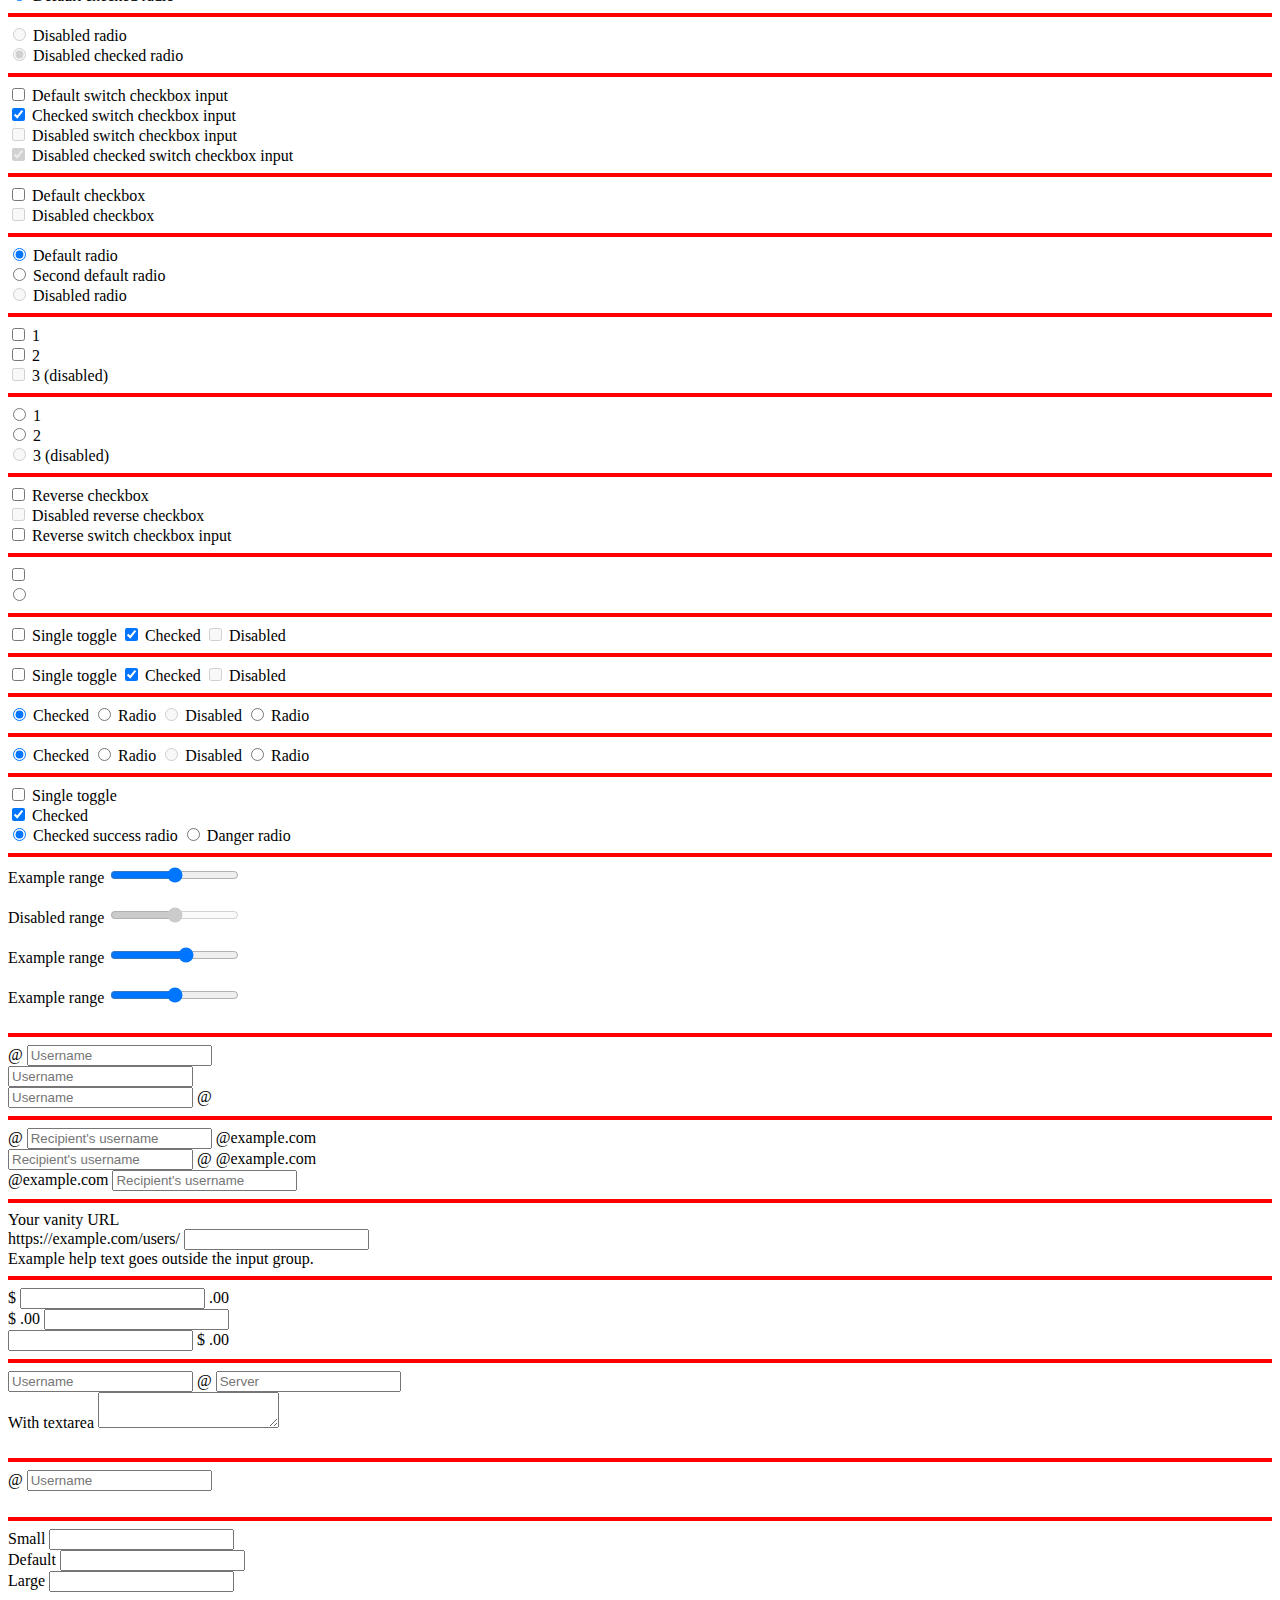
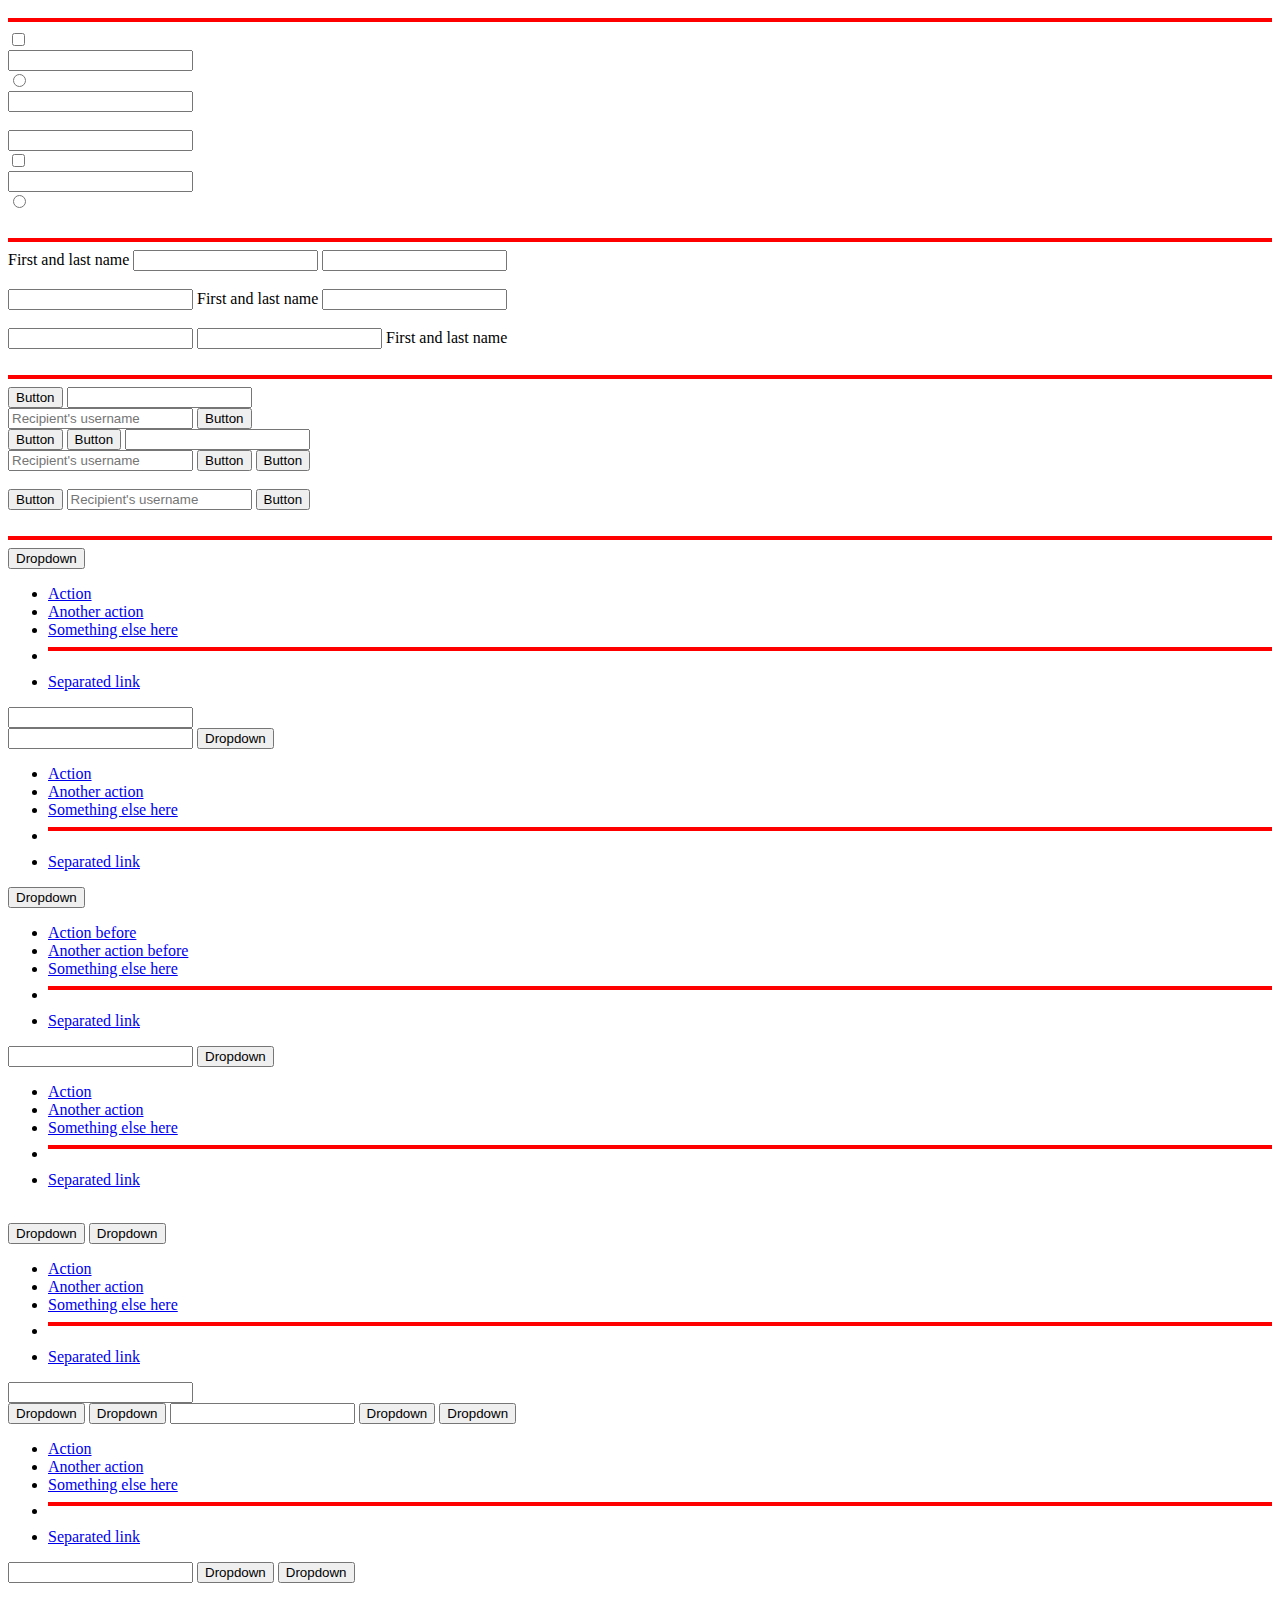
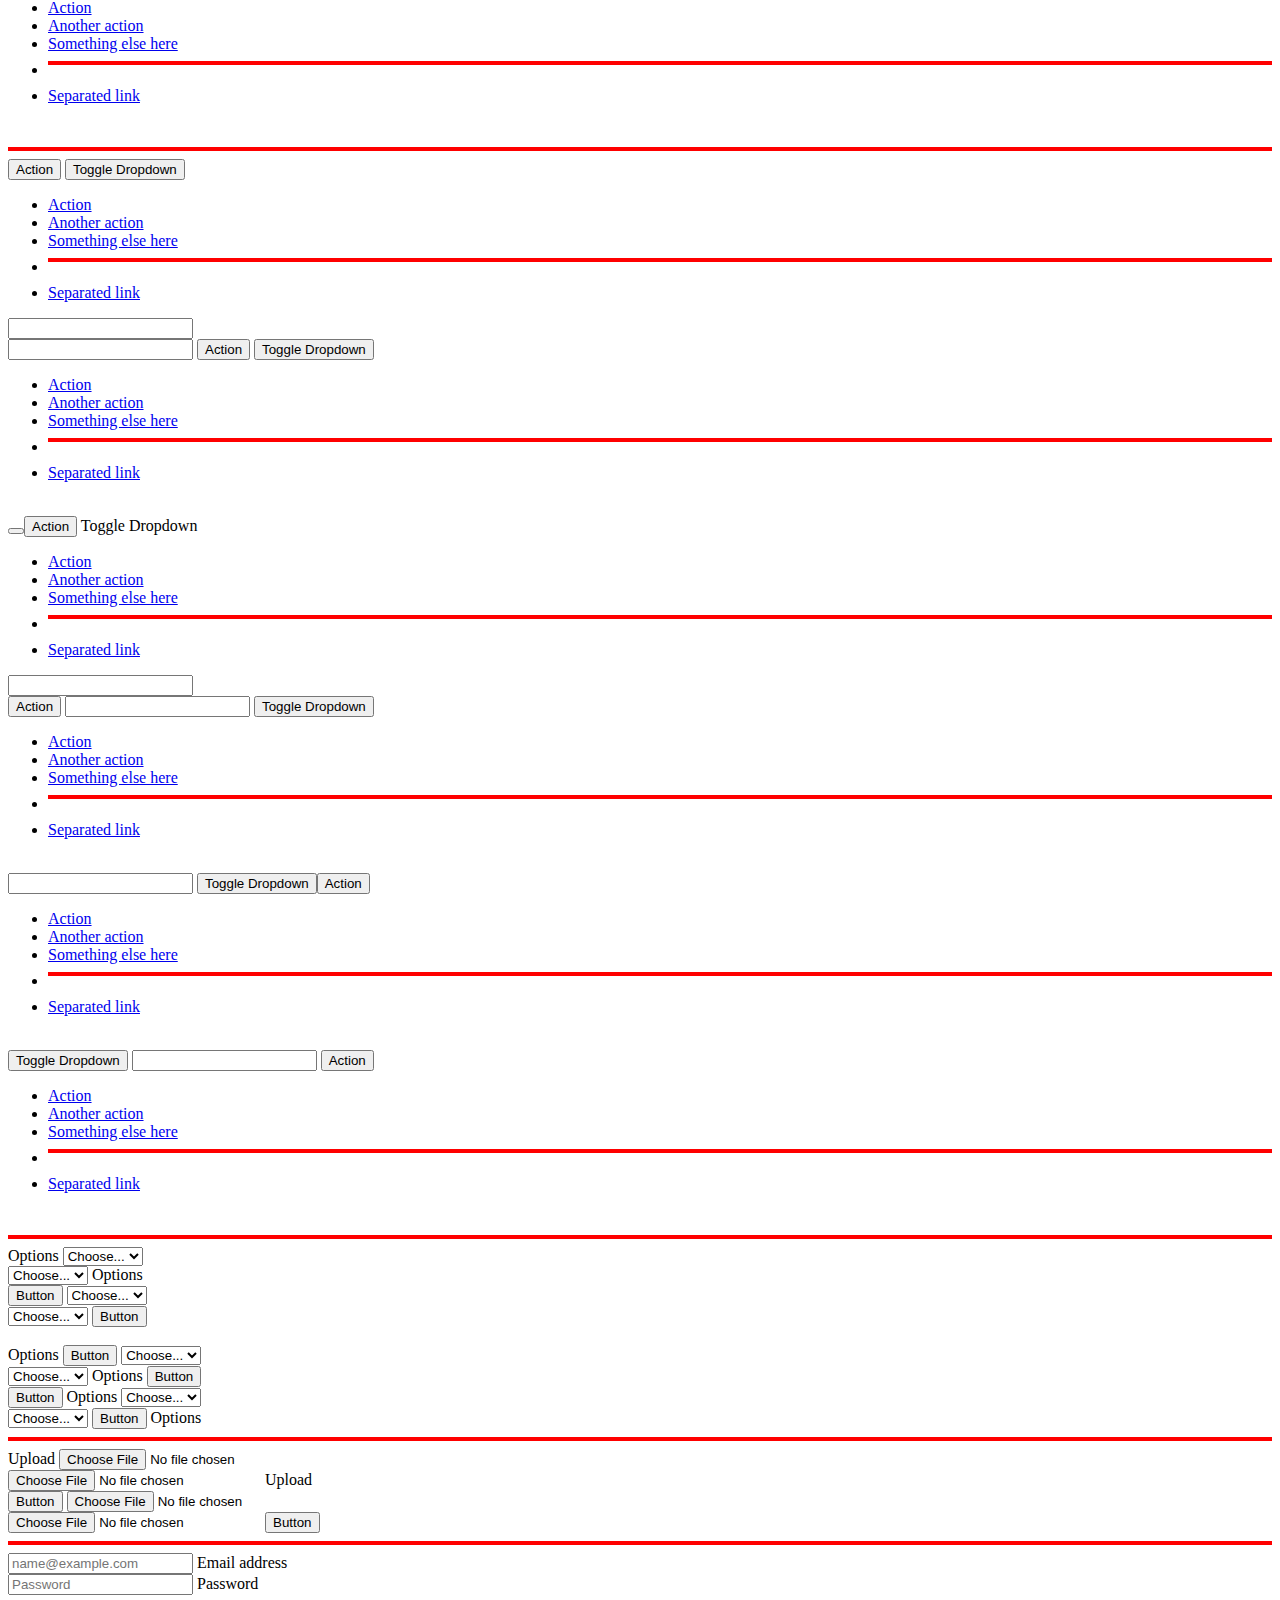
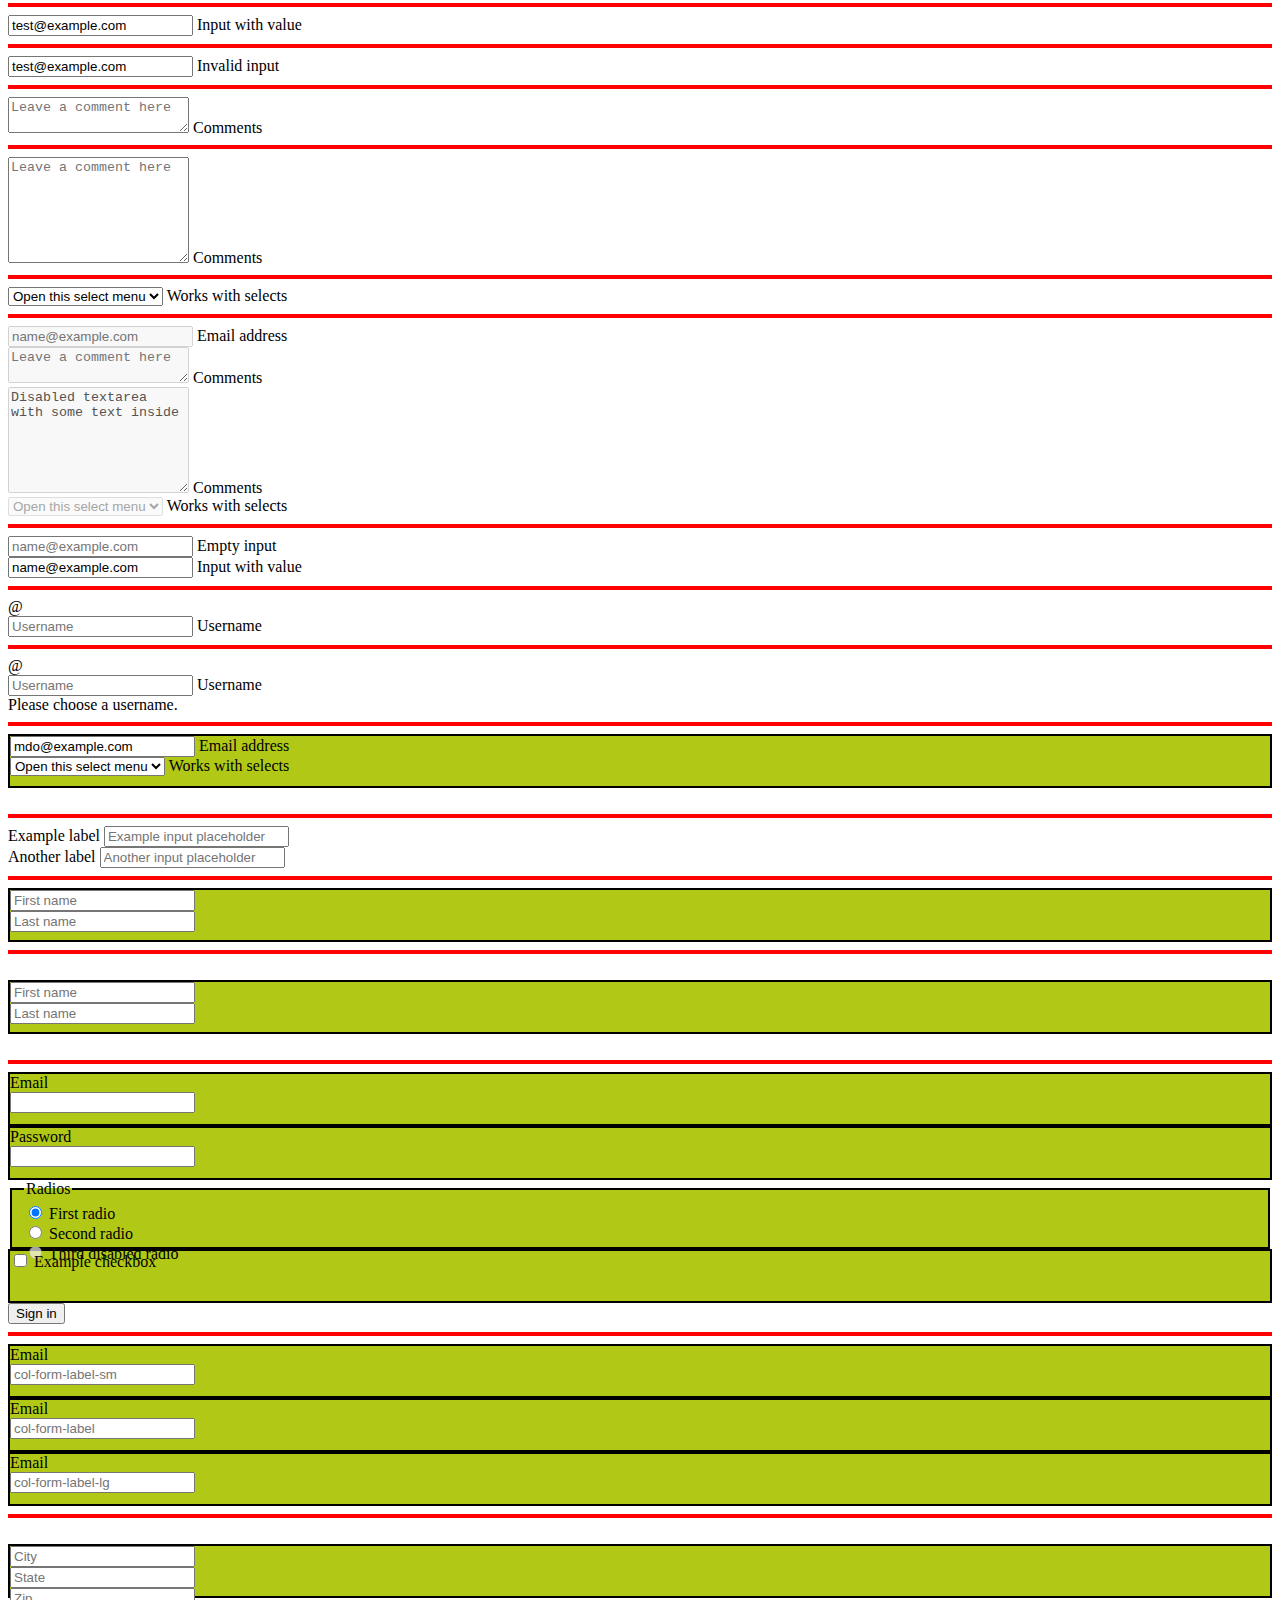
<file: BS-Column.html>
<!DOCTYPE html>
<html lang="en">

<head>
  <meta charset="UTF-8" />
  <meta name="viewport" content="width=device-width, initial-scale=1.0" />
  <title>Practice</title>
  <link href="https://cdn.jsdelivr.net/npm/bootstrap@5.3.2/dist/css/bootstrap.min.css" rel="stylesheet"
    integrity="sha384-T3c6CoIi6uLrA9TneNEoa7RxnatzjcDSCmG1MXxSR1GAsXEV/Dwwykc2MPK8M2HN" crossorigin="anonymous" />

  <link rel="stylesheet" href="./Bs-Column.css" />
</head>

<body>

  <!-- Vertical alignment -->

  <div class="container">
    <div class="row align-items-start">
      <div class="col">
        One of three columns
      </div>
      <div class="col">
        One of three columns
      </div>
      <div class="col">
        One of three columns
      </div>
    </div><br>
    <div class="row align-items-center">
      <div class="col">
        One of three columns
      </div>
      <div class="col">
        One of three columns
      </div>
      <div class="col">
        One of three columns
      </div>
    </div><br>
    <div class="row align-items-end">
      <div class="col">
        One of three columns
      </div>
      <div class="col">
        One of three columns
      </div>
      <div class="col">
        One of three columns
      </div>
    </div>
  </div><br>

  <div class="container">
    <div class="row">
      <div class="col align-self-start">
        One of three columns
      </div>
      <div class="col align-self-center">
        One of three columns
      </div>
      <div class="col align-self-end">
        One of three columns
      </div>
    </div>
  </div><br>

  <!-- Horizontal alignment -->
  <div class="container">
    <div class="row justify-content-start">
      <div class="col-4">
        One of two columns
      </div>
      <div class="col-4">
        One of two columns
      </div>
    </div><br>
    <div class="row justify-content-center">
      <div class="col-4">
        One of two columns
      </div>
      <div class="col-4">
        One of two columns
      </div>
    </div><br>
    <div class="row justify-content-end">
      <div class="col-4">
        One of two columns
      </div>
      <div class="col-4">
        One of two columns
      </div>
    </div><br>
    <div class="row justify-content-around">
      <div class="col-4">
        One of two columns
      </div>
      <div class="col-4">
        One of two columns
      </div>
    </div><br>
    <div class="row justify-content-between">
      <div class="col-4">
        One of two columns
      </div>
      <div class="col-4">
        One of two columns
      </div>
    </div><br>
    <div class="row justify-content-evenly">
      <div class="col-4">
        One of two columns
      </div>
      <div class="col-4">
        One of two columns
      </div>
    </div>
  </div><br>

  <!-- Column wrapping -->

  <div class="container">
    <div class="row">
      <div class="col-9">.col-9</div>
      <div class="col-4">.col-4<br>Since 9 + 4 = 13 &gt; 12, this 4-column-wide div gets wrapped onto a new line as one
        contiguous unit.</div>
      <div class="col-7">.col-7<br>Subsequent columns continue along the new line.</div>
    </div>
  </div><br><br>

  <!-- Column breaks -->

  <div class="container">
    <div class="row">
      <div class="col-6 col-sm-3">.col-6 .col-sm-3</div>
      <div class="col-6 col-sm-3">.col-6 .col-sm-3</div>

      <!-- Force next columns to break to new line -->
      <div class="w-100"></div>

      <div class="col-6 col-sm-3">.col-6 .col-sm-3</div>
      <div class="col-6 col-sm-3">.col-6 .col-sm-3</div>
    </div>
  </div><br><br><br><br>

  <div class="container">
    <div class="row">
      <div class="col-6 col-sm-4">.col-6 .col-sm-4</div>
      <div class="col-6 col-sm-4">.col-6 .col-sm-4</div>

      <!-- Force next columns to break to new line at md breakpoint and up -->
      <div class="w-100 d-none d-md-block"></div>

      <div class="col-6 col-sm-4">.col-6 .col-sm-4</div>
      <div class="col-6 col-sm-4">.col-6 .col-sm-4</div>
    </div>
  </div><br><br><br><br>

  <!-- Order classes -->

  <div class="container">
    <div class="row">
      <div class="col">
        First in DOM, no order applied
      </div>
      <div class="col order-5">
        Second in DOM, with a larger order
      </div>
      <div class="col order-1">
        Third in DOM, with an order of 1
      </div>
    </div>
  </div>

  <div class="container">
    <div class="row">
      <div class="col order-last">
        First in DOM, ordered last
      </div>
      <div class="col">
        Second in DOM, unordered
      </div>
      <div class="col order-first">
        Third in DOM, ordered first
      </div>
    </div>
  </div><br><br>

  <!-- Offset classes -->

  <div class="container">
    <div class="row">
      <div class="col-md-3">.col-md-3</div>
      <div class="col-md-3 offset-md-3">.col-md-3 .offset-md-3</div>
    </div><br>
    <div class="row">
      <div class="col-md-2 offset-md-5">.col-md-2 .offset-md-5</div>
      <div class="col-md-2 offset-md-5">.col-md-2 .offset-md-5</div>
    </div><br>
    <div class="row">
      <div class="col-md-8 offset-md-1">.col-md-8 .offset-md-1</div>
    </div>
  </div><br>

  <div class="container">
    <div class="row">
      <div class="col-sm-5 col-md-6">.col-sm-5 .col-md-6</div>
      <div class="col-sm-5 offset-sm-2 col-md-6 offset-md-0">.col-sm-5 .offset-sm-2 .col-md-6 .offset-md-0</div>
    </div><br>
    <div class="row">
      <div class="col-sm-6 col-md-5 col-lg-6">.col-sm-6 .col-md-5 .col-lg-6</div><br>
      <div class="col-sm-6 col-md-5 offset-md-2 col-lg-6 offset-lg-0">.col-sm-6 .col-md-5 .offset-md-2 .col-lg-6
        .offset-lg-0</div>
    </div>
  </div><br><br><br><br>

  <!-- Margin utilities -->

  <div class="container">
    <div class="row">
      <div class="col-md-4">.col-md-4</div>
      <div class="col-md-4 ms-auto">.col-md-4 .ms-auto</div>
    </div><br>
    <div class="row">
      <div class="col-md-3 ms-md-auto">.col-md-3 .ms-md-auto</div>
      <div class="col-md-3 ms-md-auto">.col-md-3 .ms-md-auto</div>
    </div><br>
    <div class="row">
      <div class="col-auto me-auto">.col-auto .me-auto</div>
      <div class="col-auto">.col-auto</div>
    </div>
  </div><br><br>

  <!-- Standalone column classes -->

  <div class="col-3 p-3 border">
    .col-3: width of 25%
  </div>
  <div class="col-sm-9  p-3 border">
    .col-sm-9: width of 75% above sm breakpoint
  </div>

  <!-- Horizontal gutters  -->
  <div class="container px-4 text-center">
    <div class="row gx-5">
      <div class="col">
        <div class="p-3">Custom column padding</div>
      </div>
      <div class="col">
        <div class="p-3">Custom column padding</div>
      </div>
    </div>
  </div><br>

  <div class="container overflow-hidden text-center">
    <div class="row gx-5">
      <div class="col">
        <div class="p-3">Custom column padding</div>
      </div>
      <div class="col">
        <div class="p-3">Custom column padding</div>
      </div>
    </div>
  </div>

  <!-- Vertical gutters  -->
  <div class="container overflow-hidden text-center">
    <div class="row gy-5">
      <div class="col-6">
        <div class="p-3">Custom column padding</div>
      </div>
      <div class="col-6">
        <div class="p-3">Custom column padding</div>
      </div>
      <div class="col-6">
        <div class="p-3">Custom column padding</div>
      </div>
      <div class="col-6">
        <div class="p-3">Custom column padding</div>
      </div>
    </div>
  </div><br><br>

  <!-- Horizontal & vertical gutters  -->

  <div class="container text-center">
    <div class="row g-2">
      <div class="col-6">
        <div class="p-3">Custom column padding</div>
      </div>
      <div class="col-6">
        <div class="p-3">Custom column padding</div>
      </div>
      <div class="col-6">
        <div class="p-3">Custom column padding</div>
      </div>
      <div class="col-6">
        <div class="p-3">Custom column padding</div>
      </div>
    </div>
  </div><br><br><br><br><br><br><br><br><br><br><br>

  <!-- Paragraphs -->

  <p>This is an example paragraph.</p>

  <!-- heading -->
  <h1>h1. Bootstrap heading</h1>
  <h2>h2. Bootstrap heading</h2>
  <h3>h3. Bootstrap heading</h3>
  <h4>h4. Bootstrap heading</h4>
  <h5>h5. Bootstrap heading</h5>
  <h6>h6. Bootstrap heading</h6>

  <!-- Links -->

  <a href="#">This is an example link</a><br>
  <a href="#" style="--bs-link-opacity: .5">This is an example link</a><br>

  <!-- Horizontal rules  -->

  <hr>

  <div class="text-dark">
    <hr>
  </div>

  <hr class="border border-danger border-2 opacity-50">
  <hr class="border border-success border-3 opacity-75">

  <!-- Inline code  -->

  <code>&lt;section&gt;</code> should be wrapped as inline. <br><br>

  <!-- Code blocks  -->

  <pre><code>&lt;p&gt;Sample text here...&lt;/p&gt;
  &lt;p&gt;And another line of sample text here...&lt;/p&gt;
  </code></pre>

  <!-- Tables  -->

  <table>
    <caption>
      This is an example table, and this is its caption to describe the contents.
    </caption>
    <thead>
      <tr>
        <th>Table heading</th>
        <th>Table heading</th>
        <th>Table heading</th>
        <th>Table heading</th>
      </tr>
    </thead>
    <tbody>
      <tr>
        <td>Table cell</td>
        <td>Table cell</td>
        <td>Table cell</td>
        <td>Table cell</td>
      </tr>
      <tr>
        <td>Table cell</td>
        <td>Table cell</td>
        <td>Table cell</td>
        <td>Table cell</td>
      </tr>
      <tr>
        <td>Table cell</td>
        <td>Table cell</td>
        <td>Table cell</td>
        <td>Table cell</td>
      </tr>
    </tbody>
  </table>

  <!-- Typography -->
  <!-- Customizing headings -->

  <h3>
    Fancy display heading
    <small class="text-body-secondary">With faded secondary text</small>
  </h3>

  <!-- Display headings  -->

  <h1 class="display-1">Display 1</h1>
  <h1 class="display-2">Display 2</h1>
  <h1 class="display-3">Display 3</h1>
  <h1 class="display-4">Display 4</h1>
  <h1 class="display-5">Display 5</h1>
  <h1 class="display-6">Display 6</h1>

  <!-- Lead  -->

  <p class="lead">
    This is a lead paragraph. It stands out from regular paragraphs.
  </p>

  <!-- Inline text elements -->

  <p>You can use the mark tag to <mark>highlight</mark> text.</p>
  <p><del>This line of text is meant to be treated as deleted text.</del></p>
  <p><s>This line of text is meant to be treated as no longer accurate.</s></p>
  <p><ins>This line of text is meant to be treated as an addition to the document.</ins></p>
  <p><u>This line of text will render as underlined.</u></p>
  <p><small>This line of text is meant to be treated as fine print.</small></p>
  <p><strong>This line rendered as bold text.</strong></p>
  <p><em>This line rendered as italicized text.</em></p>

  <!-- Naming a source -->

  <figure>
    <blockquote class="blockquote">
      <p>A well-known quote, contained in a blockquote element.</p>
    </blockquote>
    <figcaption class="blockquote-footer">
      Someone famous in <cite title="Source Title">Source Title</cite>
    </figcaption>
  </figure>

  <!-- Alignment  -->
  <!-- 1st -->
  <figure class="text-center">
    <blockquote class="blockquote">
      <p>A well-known quote, contained in a blockquote element.</p>
    </blockquote>
    <figcaption class="blockquote-footer">
      Someone famous in <cite title="Source Title">Source Title</cite>
    </figcaption>
  </figure>

  <!-- 2nd -->
  <figure class="text-end">
    <blockquote class="blockquote">
      <p>A well-known quote, contained in a blockquote element.</p>
    </blockquote>
    <figcaption class="blockquote-footer">
      Someone famous in <cite title="Source Title">Source Title</cite>
    </figcaption>
  </figure>

  <!-- Inline -->

  <ul class="list-inline">
    <li class="list-inline-item">This is a list item.</li>
    <li class="list-inline-item">And another one.</li>
    <li class="list-inline-item">But they're displayed inline.</li>
  </ul>

  <!-- Description list alignment  -->

  <dl class="row">
    <dt class="col-sm-3">Description lists</dt>
    <dd class="col-sm-9">A description list is perfect for defining terms.</dd>

    <dt class="col-sm-3">Term</dt>
    <dd class="col-sm-9">
      <p>Definition for the term.</p>
      <p>And some more placeholder definition text.</p>
    </dd>

    <dt class="col-sm-3">Another term</dt>
    <dd class="col-sm-9">This definition is short, so no extra paragraphs or anything.</dd>

    <dt class="col-sm-3 text-truncate">Truncated term is truncated</dt>
    <dd class="col-sm-9">This can be useful when space is tight. Adds an ellipsis at the end.</dd>

    <dt class="col-sm-3">Nesting</dt>
    <dd class="col-sm-9">
      <dl class="row">
        <dt class="col-sm-4">Nested definition list</dt>
        <dd class="col-sm-8">I heard you like definition lists. Let me put a definition list inside your definition
          list.</dd>
      </dl>
    </dd>
  </dl><br><br><br><br><br><br><br><br><br><br><br><br><br><br><br><br><br><br>

  <!-- Images -->
  <!-- Responsive images  -->

  <!-- <img src="e:\BootStrap\asset 47.jpeg" class="img-fluid" alt="..."> -->
  <!-- skip topics -->

  <!-- Tables -->
  <!-- Overview -->

  <table class="table">
    <thead>
      <tr>
        <th scope="col">#</th>
        <th scope="col">First</th>
        <th scope="col">Last</th>
        <th scope="col">Handle</th>
      </tr>
    </thead>
    <tbody>
      <tr>
        <th scope="row">1</th>
        <td>Mark</td>
        <td>Otto</td>
        <td>@mdo</td>
      </tr>
      <tr>
        <th scope="row">2</th>
        <td>Jacob</td>
        <td>Thornton</td>
        <td>@fat</td>
      </tr>
      <tr>
        <th scope="row">3</th>
        <td colspan="2">Larry the Bird</td>
        <td>@twitter</td>
      </tr>
    </tbody>
  </table>

  <!-- Variants -->
  <!-- color  -->

  <!-- Accented tables  -->
  <!-- Striped rows  -->
  <table class="table table-striped">
    <thead>
      <tr>
        <th scope="col">#</th>
        <th scope="col">First</th>
        <th scope="col">Last</th>
        <th scope="col">Handle</th>
      </tr>
    </thead>
    <tbody>
      <tr>
        <th scope="row">1</th>
        <td>Mark</td>
        <td>Otto</td>
        <td>@mdo</td>
      </tr>
      <tr>
        <th scope="row">2</th>
        <td>Jacob</td>
        <td>Thornton</td>
        <td>@fat</td>
      </tr>
      <tr>
        <th scope="row">3</th>
        <td colspan="2">Larry the Bird</td>
        <td>@twitter</td>
      </tr>
    </tbody>
  </table>

  <!-- Striped columns -->

  <table class="table table-striped-columns">
    <thead>
      <tr>
        <th scope="col">#</th>
        <th scope="col">First</th>
        <th scope="col">Last</th>
        <th scope="col">Handle</th>
      </tr>
    </thead>
    <tbody>
      <tr>
        <th scope="row">1</th>
        <td>Mark</td>
        <td>Otto</td>
        <td>@mdo</td>
      </tr>
      <tr>
        <th scope="row">2</th>
        <td>Jacob</td>
        <td>Thornton</td>
        <td>@fat</td>
      </tr>
      <tr>
        <th scope="row">3</th>
        <td colspan="2">Larry the Bird</td>
        <td>@twitter</td>
      </tr>
    </tbody>
  </table>

  <!--  -->

  <table class="table table-dark table-striped-columns">
    <thead>
      <tr>
        <th scope="col">#</th>
        <th scope="col">First</th>
        <th scope="col">Last</th>
        <th scope="col">Handle</th>
      </tr>
    </thead>
    <tbody>
      <tr>
        <th scope="row">1</th>
        <td>Mark</td>
        <td>Otto</td>
        <td>@mdo</td>
      </tr>
      <tr>
        <th scope="row">2</th>
        <td>Jacob</td>
        <td>Thornton</td>
        <td>@fat</td>
      </tr>
      <tr>
        <th scope="row">3</th>
        <td colspan="2">Larry the Bird</td>
        <td>@twitter</td>
      </tr>
    </tbody>
  </table>

  <!--  -->

  <table class="table table-dark table-striped-columns">
    <thead>
      <tr>
        <th scope="col">#</th>
        <th scope="col">First</th>
        <th scope="col">Last</th>
        <th scope="col">Handle</th>
      </tr>
    </thead>
    <tbody>
      <tr>
        <th scope="row">1</th>
        <td>Mark</td>
        <td>Otto</td>
        <td>@mdo</td>
      </tr>
      <tr>
        <th scope="row">2</th>
        <td>Jacob</td>
        <td>Thornton</td>
        <td>@fat</td>
      </tr>
      <tr>
        <th scope="row">3</th>
        <td colspan="2">Larry the Bird</td>
        <td>@twitter</td>
      </tr>
    </tbody>
  </table>

  <!--  -->
  <table class="table table-success table-striped">
    <thead>
      <tr>
        <th scope="col">#</th>
        <th scope="col">First</th>
        <th scope="col">Last</th>
        <th scope="col">Handle</th>
      </tr>
    </thead>
    <tbody>
      <tr>
        <th scope="row">1</th>
        <td>Mark</td>
        <td>Otto</td>
        <td>@mdo</td>
      </tr>
      <tr>
        <th scope="row">2</th>
        <td>Jacob</td>
        <td>Thornton</td>
        <td>@fat</td>
      </tr>
      <tr>
        <th scope="row">3</th>
        <td colspan="2">Larry the Bird</td>
        <td>@twitter</td>
      </tr>
    </tbody>
  </table>

  <!--  -->
  <table class="table table-success table-striped-columns">
    <thead>
      <tr>
        <th scope="col">#</th>
        <th scope="col">First</th>
        <th scope="col">Last</th>
        <th scope="col">Handle</th>
      </tr>
    </thead>
    <tbody>
      <tr>
        <th scope="row">1</th>
        <td>Mark</td>
        <td>Otto</td>
        <td>@mdo</td>
      </tr>
      <tr>
        <th scope="row">2</th>
        <td>Jacob</td>
        <td>Thornton</td>
        <td>@fat</td>
      </tr>
      <tr>
        <th scope="row">3</th>
        <td colspan="2">Larry the Bird</td>
        <td>@twitter</td>
      </tr>
    </tbody>
  </table>

  <!--  -->
  <table class="table table-hover">
    <thead>
      <tr>
        <th scope="col">#</th>
        <th scope="col">First</th>
        <th scope="col">Last</th>
        <th scope="col">Handle</th>
      </tr>
    </thead>
    <tbody>
      <tr>
        <th scope="row">1</th>
        <td>Mark</td>
        <td>Otto</td>
        <td>@mdo</td>
      </tr>
      <tr>
        <th scope="row">2</th>
        <td>Jacob</td>
        <td>Thornton</td>
        <td>@fat</td>
      </tr>
      <tr>
        <th scope="row">3</th>
        <td colspan="2">Larry the Bird</td>
        <td>@twitter</td>
      </tr>
    </tbody>
  </table>

  <!--  -->
  <table class="table table-dark table-hover">
    <thead>
      <tr>
        <th scope="col">#</th>
        <th scope="col">First</th>
        <th scope="col">Last</th>
        <th scope="col">Handle</th>
      </tr>
    </thead>
    <tbody>
      <tr>
        <th scope="row">1</th>
        <td>Mark</td>
        <td>Otto</td>
        <td>@mdo</td>
      </tr>
      <tr>
        <th scope="row">2</th>
        <td>Jacob</td>
        <td>Thornton</td>
        <td>@fat</td>
      </tr>
      <tr>
        <th scope="row">3</th>
        <td colspan="2">Larry the Bird</td>
        <td>@twitter</td>
      </tr>
    </tbody>
  </table>

  <!--  -->
  <table class="table table-striped table-hover">
    <thead>
      <tr>
        <th scope="col">#</th>
        <th scope="col">First</th>
        <th scope="col">Last</th>
        <th scope="col">Handle</th>
      </tr>
    </thead>
    <tbody>
      <tr>
        <th scope="row">1</th>
        <td>Mark</td>
        <td>Otto</td>
        <td>@mdo</td>
      </tr>
      <tr>
        <th scope="row">2</th>
        <td>Jacob</td>
        <td>Thornton</td>
        <td>@fat</td>
      </tr>
      <tr>
        <th scope="row">3</th>
        <td colspan="2">Larry the Bird</td>
        <td>@twitter</td>
      </tr>
    </tbody>
  </table>

  <!--  -->
  <!-- Active tables  -->
  <table class="table table-primary">
    <thead>
      <tr>
        <th scope="col">#</th>
        <th scope="col">First</th>
        <th scope="col">Last</th>
        <th scope="col">Handle</th>
      </tr>
    </thead>
    <tbody>
      <tr class="table-active">
        ...
      </tr>
      <tr>
        <th scope="row">2</th>
        <td>Jacob</td>
        <td>Thornton</td>
        <td>@fat</td>
      </tr>
      <tr>
        <th scope="row">3</th>
        <td colspan="2" class="table-active">Larry the Bird</td>
        <td>@twitter</td>
      </tr>
    </tbody>
  </table>

  <!--  -->
  <table class="table table-dark">
    <thead>
      <thead>
        <tr>
          <th scope="col">#</th>
          <th scope="col">First</th>
          <th scope="col">Last</th>
          <th scope="col">Handle</th>
        </tr>
      </thead>
    <tbody>
      <tr>
        <th scope="row">1</th>
        <td>Mark</td>
        <td>Otto</td>
        <td>@mdo</td>
      </tr>
      <tr>
        <th scope="row">2</th>
        <td>Jacob</td>
        <td>Thornton</td>
        <td>@fat</td>
      </tr>
      <tr>
        <th scope="row">3</th>
        <td colspan="2">Larry the Bird</td>
        <td>@twitter</td>
      </tr>
    </tbody>
    </thead>
    <tbody>
      <tr class="table-active">
        <th scope="row">2</th>
        <td>Jacob</td>
        <td>Thornton</td>
        <td>@fat</td>
      </tr>
      <tr>
        <th scope="row">2</th>
        <td>Jacob</td>
        <td>Thornton</td>
        <td>@fat</td>
      </tr>
      <tr>
        <th scope="row">3</th>
        <td colspan="2" class="table-active">Larry the Bird</td>
        <td>@twitter</td>
      </tr>
    </tbody>
  </table>

  <!-- Table borders -->
  <!-- Bordered tables  -->
  <table class="table table-bordered border-dark">
    <thead>
      <tr>
        <th scope="col">#</th>
        <th scope="col">First</th>
        <th scope="col">Last</th>
        <th scope="col">Handle</th>
      </tr>
    </thead>
    <tbody>
      <tr>
        <th scope="row">1</th>
        <td>Mark</td>
        <td>Otto</td>
        <td>@mdo</td>
      </tr>
      <tr>
        <th scope="row">2</th>
        <td>Jacob</td>
        <td>Thornton</td>
        <td>@fat</td>
      </tr>
      <tr>
        <th scope="row">3</th>
        <td colspan="2">Larry the Bird</td>
        <td>@twitter</td>
      </tr>
    </tbody>
  </table>

  <!--  -->
  <table class="table table-bordered border-primary">
    <thead>
      <tr>
        <th scope="col">#</th>
        <th scope="col">First</th>
        <th scope="col">Last</th>
        <th scope="col">Handle</th>
      </tr>
    </thead>
    <tbody>
      <tr>
        <th scope="row">1</th>
        <td>Mark</td>
        <td>Otto</td>
        <td>@mdo</td>
      </tr>
      <tr>
        <th scope="row">2</th>
        <td>Jacob</td>
        <td>Thornton</td>
        <td>@fat</td>
      </tr>
      <tr>
        <th scope="row">3</th>
        <td colspan="2">Larry the Bird</td>
        <td>@twitter</td>
      </tr>
    </tbody>
  </table>

  <!-- Tables without borders -->
  <table class="table table-success table-borderless">
    <thead>
      <tr>
        <th scope="col">#</th>
        <th scope="col">First</th>
        <th scope="col">Last</th>
        <th scope="col">Handle</th>
      </tr>
    </thead>
    <tbody>
      <tr>
        <th scope="row">1</th>
        <td>Mark</td>
        <td>Otto</td>
        <td>@mdo</td>
      </tr>
      <tr>
        <th scope="row">2</th>
        <td>Jacob</td>
        <td>Thornton</td>
        <td>@fat</td>
      </tr>
      <tr>
        <th scope="row">3</th>
        <td colspan="2">Larry the Bird</td>
        <td>@twitter</td>
      </tr>
    </tbody>
  </table>

  <!-- -->
  <table class="table table-dark table-borderless">
    <thead>
      <tr>
        <th scope="col">#</th>
        <th scope="col">First</th>
        <th scope="col">Last</th>
        <th scope="col">Handle</th>
      </tr>
    </thead>
    <tbody>
      <tr>
        <th scope="row">1</th>
        <td>Mark</td>
        <td>Otto</td>
        <td>@mdo</td>
      </tr>
      <tr>
        <th scope="row">2</th>
        <td>Jacob</td>
        <td>Thornton</td>
        <td>@fat</td>
      </tr>
      <tr>
        <th scope="row">3</th>
        <td colspan="2">Larry the Bird</td>
        <td>@twitter</td>
      </tr>
    </tbody>
  </table>

  <!-- Small tables  -->
  <table class="table table-danger table-sm">
    <thead>
      <tr>
        <th scope="col">#</th>
        <th scope="col">First</th>
        <th scope="col">Last</th>
        <th scope="col">Handle</th>
      </tr>
    </thead>
    <tbody>
      <tr>
        <th scope="row">1</th>
        <td>Mark</td>
        <td>Otto</td>
        <td>@mdo</td>
      </tr>
      <tr>
        <th scope="row">2</th>
        <td>Jacob</td>
        <td>Thornton</td>
        <td>@fat</td>
      </tr>
      <tr>
        <th scope="row">3</th>
        <td colspan="2">Larry the Bird</td>
        <td>@twitter</td>
      </tr>
    </tbody>
  </table>

  <!--  -->
  <table class="table table-dark table-sm">
    <thead>
      <tr>
        <th scope="col">#</th>
        <th scope="col">First</th>
        <th scope="col">Last</th>
        <th scope="col">Handle</th>
      </tr>
    </thead>
    <tbody>
      <tr>
        <th scope="row">1</th>
        <td>Mark</td>
        <td>Otto</td>
        <td>@mdo</td>
      </tr>
      <tr>
        <th scope="row">2</th>
        <td>Jacob</td>
        <td>Thornton</td>
        <td>@fat</td>
      </tr>
      <tr>
        <th scope="row">3</th>
        <td colspan="2">Larry the Bird</td>
        <td>@twitter</td>
      </tr>
    </tbody>
  </table>

  <!-- Table group dividers  -->
  <table class="table table-secondary">
    <thead>
      <tr>
        <th scope="col">#</th>
        <th scope="col">First</th>
        <th scope="col">Last</th>
        <th scope="col">Handle</th>
      </tr>
    </thead>
    <tbody class="table-group-divider">
      <tr>
        <th scope="row">1</th>
        <td>Mark</td>
        <td>Otto</td>
        <td>@mdo</td>
      </tr>
      <tr>
        <th scope="row">2</th>
        <td>Jacob</td>
        <td>Thornton</td>
        <td>@fat</td>
      </tr>
      <tr>
        <th scope="row">3</th>
        <td colspan="2">Larry the Bird</td>
        <td>@twitter</td>
      </tr>
    </tbody>
  </table>

  <!-- Vertical alignment -->
  <div class="table-responsive ">
    <table class="table align-middle table-success">
      <thead>
        <tr>
          <th scope="col">#</th>
          <th scope="col">First</th>
          <th scope="col">Last</th>
          <th scope="col">Handle</th>
        </tr>
      </thead>
      <tbody>
        <tr>
          <th scope="row">2</th>
          <td>Jacob</td>
          <td>Thornton</td>
          <td>@fat</td>
        </tr>
        <tr class="align-bottom">
          <td>Jacob</td>
          <td>Thornton</td>
          <td>@fat</td>
        </tr>
        <tr>
          <td>Jacob</td>
          <td>Thornton</td>
          <td class="align-top">This cell is aligned to the top.</td>
          <td>@fat</td>
        </tr>
      </tbody>
    </table>
  </div>

  <!-- Nesting  -->
  <table class="table table-primary table-striped table-bordered">
    <thead>
      <tr>
        <th scope="col">#</th>
        <th scope="col">First</th>
        <th scope="col">Last</th>
        <th scope="col">Handle</th>
      </tr>
    </thead>
    <tbody>
      <th scope="row">3</th>
      <td colspan="2">Larry the Bird</td>
      <td>@twitter</td>
      <tr>
        <td colspan="4">
          <table class="table mb-0">
            <th scope="row">3</th>
            <td colspan="2">Larry the Bird</td>
            <td>@twitter</td>
          </table>
        </td>
      </tr>
      <th scope="row">2</th>
      <td>Jacob</td>
      <td>Thornton</td>
      <td>@fat</td>
    </tbody>
  </table>

  <!-- Anatomy  -->
  <!-- Table head  -->
  <table class="table">
    <thead class="table-light">
      <tr>
        <th scope="col">#</th>
        <th scope="col">First</th>
        <th scope="col">Last</th>
        <th scope="col">Handle</th>
      </tr>
    </thead>
    <tbody>
      <tr>
        <th scope="row">1</th>
        <td>Mark</td>
        <td>Otto</td>
        <td>@mdo</td>
      </tr>
    </tbody>
  </table>

  <!--  -->
  <table class="table">
    <thead class="table-dark">
      <tr>
        <th scope="col">#</th>
        <th scope="col">First</th>
        <th scope="col">Last</th>
        <th scope="col">Handle</th>
      </tr>
    </thead>
    <tbody>
      <tr>
        <th scope="row">2</th>
        <td>Jacob</td>
        <td>Thornton</td>
        <td>@fat</td>
      </tr>
    </tbody>
  </table>

  <!-- Table Foot -->
  <table class="table table-success">
    <thead>
      <tr>
        <th scope="col">#</th>
        <th scope="col">First</th>
        <th scope="col">Last</th>
        <th scope="col">Handle</th>
      </tr>
    </thead>
    <tbody>
      <tr>
        <th scope="row">1</th>
        <td>Mark</td>
        <td>Otto</td>
        <td>@mdo</td>
      </tr>
    </tbody>
    <tfoot>
      <tr>
        <th scope="row">2</th>
        <td>Jacob</td>
        <td>Thornton</td>
        <td>@fat</td>
      </tr>
    </tfoot>
  </table>

  <!-- Captions  -->
  <table class="table table-info table-sm">
    <caption>List of users</caption>
    <thead>
      <tr>
        <th scope="col">#</th>
        <th scope="col">First</th>
        <th scope="col">Last</th>
        <th scope="col">Handle</th>
      </tr>
    </thead>
    <tbody>
      <tr>
        <th scope="row">1</th>
        <td>Mark</td>
        <td>Otto</td>
        <td>@mdo</td>
      </tr>
    </tbody>
  </table>

  <!--  -->
  <table class="table table-dark caption-top">
    <caption>List of users</caption>
    <thead>
      <tr>
        <th scope="col">#</th>
        <th scope="col">First</th>
        <th scope="col">Last</th>
        <th scope="col">Handle</th>
      </tr>
    </thead>
    <tbody>
      <tr>
        <th scope="row">1</th>
        <td>Mark</td>
        <td>Otto</td>
        <td>@mdo</td>
      </tr>
      <tr>
        <th scope="row">2</th>
        <td>Jacob</td>
        <td>Thornton</td>
        <td>@fat</td>
      </tr>
      <tr>
        <th scope="row">3</th>
        <td>Larry</td>
        <td>the Bird</td>
        <td>@twitter</td>
      </tr>
    </tbody>
  </table>

  <!-- Responsive tables  -->
  <!-- Always responsive  -->
  <div class="table-responsive">
    <table class="table table-danger">
      <thead>
        <tr>
          <th scope="col">#</th>
          <th scope="col">First</th>
          <th scope="col">Last</th>
          <th scope="col">Handle</th>
        </tr>
      </thead>
      <tbody>
        <tr>
          <th scope="row">1</th>
          <td>Mark</td>
          <td>Otto</td>
          <td>@mdo</td>
        </tr>
        <tr>
          <th scope="row">2</th>
          <td>Jacob</td>
          <td>Thornton</td>
          <td>@fat</td>
        </tr>
        <tr>
          <th scope="row">3</th>
          <td colspan="2">Larry the Bird</td>
          <td>@twitter</td>
        </tr>
      </tbody>
    </table>
  </div>

  <!-- Breakpoint specific -->
  <div class="table-responsive">
    <table class="table table-warning">
      <thead>
        <tr>
          <th scope="col">#</th>
          <th scope="col">First</th>
          <th scope="col">Last</th>
          <th scope="col">Handle</th>
        </tr>
      </thead>
      <tbody>
        <tr>
          <th scope="row">1</th>
          <td>Mark</td>
          <td>Otto</td>
          <td>@mdo</td>
        </tr>
        <tr>
          <th scope="row">2</th>
          <td>Jacob</td>
          <td>Thornton</td>
          <td>@fat</td>
        </tr>
        <tr>
          <th scope="row">3</th>
          <td colspan="2">Larry the Bird</td>
          <td>@twitter</td>
        </tr>
      </tbody>
    </table>
  </div>

  <!--  -->
  <div class="table-responsive-sm">
    <table class="table table-info">
      <thead>
        <tr>
          <th scope="col">#</th>
          <th scope="col">First</th>
          <th scope="col">Last</th>
          <th scope="col">Handle</th>
        </tr>
      </thead>
      <tbody>
        <tr>
          <th scope="row">1</th>
          <td>Mark</td>
          <td>Otto</td>
          <td>@mdo</td>
        </tr>
        <tr>
          <th scope="row">2</th>
          <td>Jacob</td>
          <td>Thornton</td>
          <td>@fat</td>
        </tr>
        <tr>
          <th scope="row">3</th>
          <td colspan="2">Larry the Bird</td>
          <td>@twitter</td>
        </tr>
      </tbody>
    </table>
  </div>

  <!--  -->
  <div class="table-responsive-md">
    <table class="table table-secondary">
      <thead>
        <tr>
          <th scope="col">#</th>
          <th scope="col">First</th>
          <th scope="col">Last</th>
          <th scope="col">Handle</th>
        </tr>
      </thead>
      <tbody>
        <tr>
          <th scope="row">1</th>
          <td>Mark</td>
          <td>Otto</td>
          <td>@mdo</td>
        </tr>
        <tr>
          <th scope="row">2</th>
          <td>Jacob</td>
          <td>Thornton</td>
          <td>@fat</td>
        </tr>
        <tr>
          <th scope="row">3</th>
          <td colspan="2">Larry the Bird</td>
          <td>@twitter</td>
        </tr>
      </tbody>
    </table>
  </div>

  <!--  -->
  <div class="table-responsive-lg">
    <table class="table table-success">
      <thead>
        <tr>
          <th scope="col">#</th>
          <th scope="col">First</th>
          <th scope="col">Last</th>
          <th scope="col">Handle</th>
        </tr>
      </thead>
      <tbody>
        <tr>
          <th scope="row">1</th>
          <td>Mark</td>
          <td>Otto</td>
          <td>@mdo</td>
        </tr>
        <tr>
          <th scope="row">2</th>
          <td>Jacob</td>
          <td>Thornton</td>
          <td>@fat</td>
        </tr>
        <tr>
          <th scope="row">3</th>
          <td colspan="2">Larry the Bird</td>
          <td>@twitter</td>
        </tr>
      </tbody>
    </table>
  </div>

  <!--  -->
  <div class="table-responsive-xl">
    <table class="table table-primary">
      <thead>
        <tr>
          <th scope="col">#</th>
          <th scope="col">First</th>
          <th scope="col">Last</th>
          <th scope="col">Handle</th>
        </tr>
      </thead>
      <tbody>
        <tr>
          <th scope="row">1</th>
          <td>Mark</td>
          <td>Otto</td>
          <td>@mdo</td>
        </tr>
        <tr>
          <th scope="row">2</th>
          <td>Jacob</td>
          <td>Thornton</td>
          <td>@fat</td>
        </tr>
        <tr>
          <th scope="row">3</th>
          <td colspan="2">Larry the Bird</td>
          <td>@twitter</td>
        </tr>
      </tbody>
    </table>
  </div>

  <!--  -->
  <div class="table-responsive-xxl">
    <table class="table table-danger">
      <thead>
        <tr>
          <th scope="col">#</th>
          <th scope="col">First</th>
          <th scope="col">Last</th>
          <th scope="col">Handle</th>
        </tr>
      </thead>
      <tbody>
        <tr>
          <th scope="row">1</th>
          <td>Mark</td>
          <td>Otto</td>
          <td>@mdo</td>
        </tr>
        <tr>
          <th scope="row">2</th>
          <td>Jacob</td>
          <td>Thornton</td>
          <td>@fat</td>
        </tr>
        <tr>
          <th scope="row">3</th>
          <td colspan="2">Larry the Bird</td>
          <td>@twitter</td>
        </tr>
      </tbody>
    </table>
  </div>

  <!-- Figures -->

  <!-- <figure class="figure">
  <img src="..." class="figure-img img-fluid rounded" alt="...">
  <figcaption class="figure-caption">A caption for the above image.</figcaption>
</figure> -->

  <!--  -->
  <!-- <figure class="figure">
  <img src="..." class="figure-img img-fluid rounded" alt="...">
  <figcaption class="figure-caption text-end">A caption for the above image.</figcaption>
</figure> -->

  <!-- Forms -->
  <!-- Overview  -->
  <form>
    <div class="mb-3">
      <label for="exampleInputEmail1" class="form-label">Email address</label>
      <input type="email" class="form-control" id="exampleInputEmail1" aria-describedby="emailHelp">
      <div id="emailHelp" class="form-text">We'll never share your email with anyone else.</div>
    </div>
    <div class="mb-3">
      <label for="exampleInputPassword1" class="form-label">Password</label>
      <input type="password" class="form-control" id="exampleInputPassword1">
    </div>
    <div class="mb-3 form-check">
      <input type="checkbox" class="form-check-input" id="exampleCheck1">
      <label class="form-check-label" for="exampleCheck1">Check me out</label>
    </div>
    <button type="submit" class="btn btn-primary">Submit</button>
  </form><br>
  <hr>

  <!-- Disabled forms -->
  <input class="form-control" id="disabledInput" type="text" placeholder="Disabled input here..." disabled><br>
  <hr>

  <!--  -->
  <form>
    <fieldset disabled>
      <legend>Disabled fieldset example</legend>
      <div class="mb-3">
        <label for="disabledTextInput" class="form-label">Disabled input</label>
        <input type="text" id="disabledTextInput" class="form-control" placeholder="Disabled input">
      </div>
      <div class="mb-3">
        <label for="disabledSelect" class="form-label">Disabled select menu</label>
        <select id="disabledSelect" class="form-select">
          <option>Disabled select</option>
        </select>
      </div>
      <div class="mb-3">
        <div class="form-check">
          <input class="form-check-input" type="checkbox" id="disabledFieldsetCheck" disabled>
          <label class="form-check-label" for="disabledFieldsetCheck">
            Can't check this
          </label>
        </div>
      </div>
      <button type="submit" class="btn btn-primary">Submit</button>
    </fieldset>
  </form><br>
  <hr>

  <!-- Form controls -->

  <div class="mb-3">
    <label for="exampleFormControlInput1" class="form-label">Email address</label>
    <input type="email" class="form-control" id="exampleFormControlInput1" placeholder="name@example.com">
  </div>
  <div class="mb-3">
    <label for="exampleFormControlTextarea1" class="form-label">Example textarea</label>
    <textarea class="form-control" id="exampleFormControlTextarea1" rows="3"></textarea>
  </div>
  <hr>

  <!-- Sizing -->

  <input class="form-control form-control-lg" type="text" placeholder=".form-control-lg"
    aria-label=".form-control-lg example"><br>
  <input class="form-control" type="text" placeholder="Default input" aria-label="default input example"><br>
  <input class="form-control form-control-sm" type="text" placeholder=".form-control-sm"
    aria-label=".form-control-sm example">
  <hr>

  <!-- Form text -->

  <label for="inputPassword5" class="form-label">Password</label>
  <input type="password" id="inputPassword5" class="form-control" aria-describedby="passwordHelpBlock">
  <div id="passwordHelpBlock" class="form-text">
    Your password must be 8-20 characters long, contain letters and numbers, and must not contain spaces, special
    characters, or emoji.
  </div>
  <hr><br>

  <div class="row g-3 align-items-center">
    <div class="col-auto">
      <label for="inputPassword6" class="col-form-label">Password</label>
    </div>
    <div class="col-auto">
      <input type="password" id="inputPassword6" class="form-control" aria-describedby="passwordHelpInline">
    </div>
    <div class="col-auto">
      <span id="passwordHelpInline" class="form-text">
        Must be 8-20 characters long.
      </span>
    </div>
  </div>
  <hr>

  <!-- Disabled -->

  <input class="form-control" type="text" placeholder="Disabled input" aria-label="Disabled input example" disabled><br>
  <input class="form-control" type="text" value="Disabled readonly input" aria-label="Disabled input example" disabled
    readonly>
  <hr>

  <!-- Readonly  -->

  <input class="form-control" type="text" value="Readonly input here..." aria-label="readonly input example" readonly>
  <hr>

  <!-- Readonly plain text  -->

  <div class="mb-3 row">
    <label for="staticEmail" class="col-sm-2 col-form-label">Email</label>
    <div class="col-sm-10">
      <input type="text" readonly class="form-control-plaintext" id="staticEmail" value="email@example.com">
    </div>
  </div>
  <div class="mb-3 row">
    <label for="inputPassword" class="col-sm-2 col-form-label">Password</label>
    <div class="col-sm-10">
      <input type="password" class="form-control" id="inputPassword">
    </div>
  </div>
  <hr><br>

  <form class="row g-3">
    <div class="col-auto">
      <label for="staticEmail2" class="visually-hidden">Email</label>
      <input type="text" readonly class="form-control-plaintext" id="staticEmail2" value="email@example.com">
    </div>
    <div class="col-auto">
      <label for="inputPassword2" class="visually-hidden">Password</label>
      <input type="password" class="form-control" id="inputPassword2" placeholder="Password">
    </div>
    <div class="col-auto">
      <button type="submit" class="btn btn-primary mb-3">Confirm identity</button>
    </div>
  </form>
  <hr>

  <!-- File input -->

  <div class="mb-3">
    <label for="formFile" class="form-label">Default file input example</label>
    <input class="form-control" type="file" id="formFile">
  </div>
  <div class="mb-3">
    <label for="formFileMultiple" class="form-label">Multiple files input example</label>
    <input class="form-control" type="file" id="formFileMultiple" multiple>
  </div>
  <div class="mb-3">
    <label for="formFileDisabled" class="form-label">Disabled file input example</label>
    <input class="form-control" type="file" id="formFileDisabled" disabled>
  </div>
  <div class="mb-3">
    <label for="formFileSm" class="form-label">Small file input example</label>
    <input class="form-control form-control-sm" id="formFileSm" type="file">
  </div>
  <div>
    <label for="formFileLg" class="form-label">Large file input example</label>
    <input class="form-control form-control-lg" id="formFileLg" type="file">
  </div>
  <hr>

  <!-- Color -->

  <label for="exampleColorInput" class="form-label">Color picker</label>
  <input type="color" class="form-control form-control-color" id="exampleColorInput" value="#563d7c"
    title="Choose your color">
  <hr>

  <!-- Datalists -->

  <label for="exampleDataList" class="form-label">Datalist example</label>
  <input class="form-control" list="datalistOptions" id="exampleDataList" placeholder="Type to search...">
  <datalist id="datalistOptions">
    <option value="San Francisco">
    <option value="New York">
    <option value="Seattle">
    <option value="Los Angeles">
    <option value="Chicago">
  </datalist>
  <hr>

  <!-- Select -->
  <!-- Default  -->
  <select class="form-select" aria-label="Default select example">
    <option selected>Open this select menu</option>
    <option value="1">One</option>
    <option value="2">Two</option>
    <option value="3">Three</option>
  </select>
  <hr>

  <!-- Sizing  -->

  <select class="form-select form-select-lg mb-3" aria-label="Large select example">
    <option selected>Open this select menu</option>
    <option value="1">One</option>
    <option value="2">Two</option>
    <option value="3">Three</option>
  </select>

  <select class="form-select form-select-sm" aria-label="Small select example">
    <option selected>Open this select menu</option>
    <option value="1">One</option>
    <option value="2">Two</option>
    <option value="3">Three</option>
  </select>
  <hr>

  <!--  -->
  <select class="form-select" multiple aria-label="Multiple select example">
    <option selected>Open this select menu</option>
    <option value="1">One</option>
    <option value="2">Two</option>
    <option value="3">Three</option>
  </select>
  <hr>

  <!--  -->
  <select class="form-select" size="3" aria-label="Size 3 select example">
    <option selected>Open this select menu</option>
    <option value="1">One</option>
    <option value="2">Two</option>
    <option value="3">Three</option>
  </select>
  <hr>

  <!-- Disabled -->

  <select class="form-select" aria-label="Disabled select example" disabled>
    <option selected>Open this select menu</option>
    <option value="1">One</option>
    <option value="2">Two</option>
    <option value="3">Three</option>
  </select>
  <hr>

  <!-- Checks and radios -->
  <!-- Checks -->
  <div class="form-check">
    <input class="form-check-input" type="checkbox" value="" id="flexCheckDefault">
    <label class="form-check-label" for="flexCheckDefault">
      Default checkbox
    </label>
  </div>
  <div class="form-check">
    <input class="form-check-input" type="checkbox" value="" id="flexCheckChecked" checked>
    <label class="form-check-label" for="flexCheckChecked">
      Checked checkbox
    </label>
  </div>
  <hr>

  <!-- Indeterminate -->

  <div class="form-check">
    <input class="form-check-input" type="checkbox" value="" id="flexCheckIndeterminate">
    <label class="form-check-label" for="flexCheckIndeterminate">
      Indeterminate checkbox
    </label>
  </div>
  <hr>

  <!-- Disabled -->

  <div class="form-check">
    <input class="form-check-input" type="checkbox" value="" id="flexCheckIndeterminateDisabled" disabled>
    <label class="form-check-label" for="flexCheckIndeterminateDisabled">
      Disabled indeterminate checkbox
    </label>
  </div>
  <div class="form-check">
    <input class="form-check-input" type="checkbox" value="" id="flexCheckDisabled" disabled>
    <label class="form-check-label" for="flexCheckDisabled">
      Disabled checkbox
    </label>
  </div>
  <div class="form-check">
    <input class="form-check-input" type="checkbox" value="" id="flexCheckCheckedDisabled" checked disabled>
    <label class="form-check-label" for="flexCheckCheckedDisabled">
      Disabled checked checkbox
    </label>
  </div>
  <hr>

  <!-- Radios  -->

  <div class="form-check">
    <input class="form-check-input" type="radio" name="flexRadioDefault" id="flexRadioDefault1">
    <label class="form-check-label" for="flexRadioDefault1">
      Default radio
    </label>
  </div>
  <div class="form-check">
    <input class="form-check-input" type="radio" name="flexRadioDefault" id="flexRadioDefault2" checked>
    <label class="form-check-label" for="flexRadioDefault2">
      Default checked radio
    </label>
  </div>
  <hr>

  <!-- Disabled  -->
  <div class="form-check">
    <input class="form-check-input" type="radio" name="flexRadioDisabled" id="flexRadioDisabled" disabled>
    <label class="form-check-label" for="flexRadioDisabled">
      Disabled radio
    </label>
  </div>
  <div class="form-check">
    <input class="form-check-input" type="radio" name="flexRadioDisabled" id="flexRadioCheckedDisabled" checked
      disabled>
    <label class="form-check-label" for="flexRadioCheckedDisabled">
      Disabled checked radio
    </label>
  </div>
  <hr>

  <!-- Switches -->

  <div class="form-check form-switch">
    <input class="form-check-input" type="checkbox" role="switch" id="flexSwitchCheckDefault">
    <label class="form-check-label" for="flexSwitchCheckDefault">Default switch checkbox input</label>
  </div>
  <div class="form-check form-switch">
    <input class="form-check-input" type="checkbox" role="switch" id="flexSwitchCheckChecked" checked>
    <label class="form-check-label" for="flexSwitchCheckChecked">Checked switch checkbox input</label>
  </div>
  <div class="form-check form-switch">
    <input class="form-check-input" type="checkbox" role="switch" id="flexSwitchCheckDisabled" disabled>
    <label class="form-check-label" for="flexSwitchCheckDisabled">Disabled switch checkbox input</label>
  </div>
  <div class="form-check form-switch">
    <input class="form-check-input" type="checkbox" role="switch" id="flexSwitchCheckCheckedDisabled" checked disabled>
    <label class="form-check-label" for="flexSwitchCheckCheckedDisabled">Disabled checked switch checkbox input</label>
  </div>
  <hr>

  <!-- Default (stacked) -->

  <div class="form-check">
    <input class="form-check-input" type="checkbox" value="" id="defaultCheck1">
    <label class="form-check-label" for="defaultCheck1">
      Default checkbox
    </label>
  </div>
  <div class="form-check">
    <input class="form-check-input" type="checkbox" value="" id="defaultCheck2" disabled>
    <label class="form-check-label" for="defaultCheck2">
      Disabled checkbox
    </label>
  </div>
  <hr>

  <!--  -->
  <div class="form-check">
    <input class="form-check-input" type="radio" name="exampleRadios" id="exampleRadios1" value="option1" checked>
    <label class="form-check-label" for="exampleRadios1">
      Default radio
    </label>
  </div>
  <div class="form-check">
    <input class="form-check-input" type="radio" name="exampleRadios" id="exampleRadios2" value="option2">
    <label class="form-check-label" for="exampleRadios2">
      Second default radio
    </label>
  </div>
  <div class="form-check">
    <input class="form-check-input" type="radio" name="exampleRadios" id="exampleRadios3" value="option3" disabled>
    <label class="form-check-label" for="exampleRadios3">
      Disabled radio
    </label>
  </div>
  <hr>

  <!-- Inline -->

  <div class="form-check form-check-inline">
    <input class="form-check-input" type="checkbox" id="inlineCheckbox1" value="option1">
    <label class="form-check-label" for="inlineCheckbox1">1</label>
  </div>
  <div class="form-check form-check-inline">
    <input class="form-check-input" type="checkbox" id="inlineCheckbox2" value="option2">
    <label class="form-check-label" for="inlineCheckbox2">2</label>
  </div>
  <div class="form-check form-check-inline">
    <input class="form-check-input" type="checkbox" id="inlineCheckbox3" value="option3" disabled>
    <label class="form-check-label" for="inlineCheckbox3">3 (disabled)</label>
  </div>
  <hr>
  <!--  -->
  <div class="form-check form-check-inline">
    <input class="form-check-input" type="radio" name="inlineRadioOptions" id="inlineRadio1" value="option1">
    <label class="form-check-label" for="inlineRadio1">1</label>
  </div>
  <div class="form-check form-check-inline">
    <input class="form-check-input" type="radio" name="inlineRadioOptions" id="inlineRadio2" value="option2">
    <label class="form-check-label" for="inlineRadio2">2</label>
  </div>
  <div class="form-check form-check-inline">
    <input class="form-check-input" type="radio" name="inlineRadioOptions" id="inlineRadio3" value="option3" disabled>
    <label class="form-check-label" for="inlineRadio3">3 (disabled)</label>
  </div>
  <hr>

  <!-- Reverse  -->

  <div class="form-check form-check-reverse">
    <input class="form-check-input" type="checkbox" value="" id="reverseCheck1">
    <label class="form-check-label" for="reverseCheck1">
      Reverse checkbox
    </label>
  </div>
  <div class="form-check form-check-reverse">
    <input class="form-check-input" type="checkbox" value="" id="reverseCheck2" disabled>
    <label class="form-check-label" for="reverseCheck2">
      Disabled reverse checkbox
    </label>
  </div>

  <div class="form-check form-switch form-check-reverse">
    <input class="form-check-input" type="checkbox" id="flexSwitchCheckReverse">
    <label class="form-check-label" for="flexSwitchCheckReverse">Reverse switch checkbox input</label>
  </div>
  <hr>

  <!-- Without labels -->

  <div>
    <input class="form-check-input" type="checkbox" id="checkboxNoLabel" value="" aria-label="...">
  </div>

  <div>
    <input class="form-check-input" type="radio" name="radioNoLabel" id="radioNoLabel1" value="" aria-label="...">
  </div>
  <hr>

  <!-- Toggle buttons -->
  <!-- Checkbox toggle buttons -->

  <input type="checkbox" class="btn-check" id="btn-check" autocomplete="off">
  <label class="btn btn-primary" for="btn-check">Single toggle</label>

  <input type="checkbox" class="btn-check" id="btn-check-2" checked autocomplete="off">
  <label class="btn btn-primary" for="btn-check-2">Checked</label>

  <input type="checkbox" class="btn-check" id="btn-check-3" autocomplete="off" disabled>
  <label class="btn btn-primary" for="btn-check-3">Disabled</label>
  <hr>

  <!--  -->
  <input type="checkbox" class="btn-check" id="btn-check-4" autocomplete="off">
  <label class="btn" for="btn-check-4">Single toggle</label>

  <input type="checkbox" class="btn-check" id="btn-check-5" checked autocomplete="off">
  <label class="btn" for="btn-check-5">Checked</label>

  <input type="checkbox" class="btn-check" id="btn-check-6" autocomplete="off" disabled>
  <label class="btn" for="btn-check-6">Disabled</label>
  <hr>

  <!-- Radio toggle buttons  -->

  <input type="radio" class="btn-check" name="options" id="option1" autocomplete="off" checked>
  <label class="btn btn-secondary" for="option1">Checked</label>

  <input type="radio" class="btn-check" name="options" id="option2" autocomplete="off">
  <label class="btn btn-secondary" for="option2">Radio</label>

  <input type="radio" class="btn-check" name="options" id="option3" autocomplete="off" disabled>
  <label class="btn btn-secondary" for="option3">Disabled</label>

  <input type="radio" class="btn-check" name="options" id="option4" autocomplete="off">
  <label class="btn btn-secondary" for="option4">Radio</label>
  <hr>

  <!-- -->
  <input type="radio" class="btn-check" name="options-base" id="option5" autocomplete="off" checked>
  <label class="btn" for="option5">Checked</label>

  <input type="radio" class="btn-check" name="options-base" id="option6" autocomplete="off">
  <label class="btn" for="option6">Radio</label>

  <input type="radio" class="btn-check" name="options-base" id="option7" autocomplete="off" disabled>
  <label class="btn" for="option7">Disabled</label>

  <input type="radio" class="btn-check" name="options-base" id="option8" autocomplete="off">
  <label class="btn" for="option8">Radio</label>
  <hr>

  <!-- Outlined styles -->

  <input type="checkbox" class="btn-check" id="btn-check-outlined" autocomplete="off">
  <label class="btn btn-outline-primary" for="btn-check-outlined">Single toggle</label><br>

  <input type="checkbox" class="btn-check" id="btn-check-2-outlined" checked autocomplete="off">
  <label class="btn btn-outline-secondary" for="btn-check-2-outlined">Checked</label><br>

  <input type="radio" class="btn-check" name="options-outlined" id="success-outlined" autocomplete="off" checked>
  <label class="btn btn-outline-success" for="success-outlined">Checked success radio</label>

  <input type="radio" class="btn-check" name="options-outlined" id="danger-outlined" autocomplete="off">
  <label class="btn btn-outline-danger" for="danger-outlined">Danger radio</label>
  <hr>

  <!-- Range -->

  <label for="customRange1" class="form-label">Example range</label>
  <input type="range" class="form-range" id="customRange1"><br><br>

  <!-- Disabled  -->

  <label for="disabledRange" class="form-label">Disabled range</label>
  <input type="range" class="form-range" id="disabledRange" disabled><br><br>

  <!-- Min and max  -->

  <label for="customRange2" class="form-label">Example range</label>
  <input type="range" class="form-range" min="0" max="5" id="customRange2"><br><br>

  <!-- Steps  -->

  <label for="customRange3" class="form-label">Example range</label>
  <input type="range" class="form-range" min="0" max="5" step="0.5" id="customRange3"><br><br>
  <hr>

  <!-- Input group -->

  <!-- Basic example -->
  <!-- 1st  -->
  <div class="input-group mb-3">
    <div class="input-group mb-3">
      <span class="input-group-text" id="basic-addon1">@</span>
      <input type="text" class="form-control" placeholder="Username" aria-label="Username"
        aria-describedby="basic-addon1">
    </div>
    <input type="text" class="form-control" placeholder="Username" aria-label="Username"
      aria-describedby="basic-addon1">
  </div>

  <!-- 2nd  -->
  <div class="input-group mb-3">
    <input type="text" class="form-control" placeholder="Username" aria-label="Username"
      aria-describedby="basic-addon1">
    <span class="input-group-text" id="basic-addon1">@</span>
  </div>
  <hr>

  <!-- 1st -->
  <div class="input-group mb-3">
    <span class="input-group-text" id="basic-addon1">@</span>
    <input type="text" class="form-control" placeholder="Recipient's username" aria-label="Recipient's username"
      aria-describedby="basic-addon2">
    <span class="input-group-text" id="basic-addon2">@example.com</span>
  </div>

  <!-- 2nd -->
  <div class="input-group mb-3">
    <input type="text" class="form-control" placeholder="Recipient's username" aria-label="Recipient's username"
      aria-describedby="basic-addon2">
    <span class="input-group-text" id="basic-addon1">@</span>
    <span class="input-group-text" id="basic-addon2">@example.com</span>
  </div>

  <!-- 3rd -->
  <div class="input-group mb-3">
    <span class="input-group-text" id="basic-addon2">@example.com</span>
    <input type="text" class="form-control" placeholder="Recipient's username" aria-label="Recipient's username"
      aria-describedby="basic-addon2">
  </div>
  <hr>

  <!-- 1st  -->
  <div class="mb-3">
    <label for="basic-url" class="form-label">Your vanity URL</label>
    <div class="input-group">
      <span class="input-group-text" id="basic-addon3">https://example.com/users/</span>
      <input type="text" class="form-control" id="basic-url" aria-describedby="basic-addon3 basic-addon4">
    </div>
    <div class="form-text" id="basic-addon4">Example help text goes outside the input group.</div>
  </div>
  <hr>

  <!-- 1st -->
  <div class="input-group mb-3">
    <span class="input-group-text">$</span>
    <input type="text" class="form-control" aria-label="Amount (to the nearest dollar)">
    <span class="input-group-text">.00</span>
  </div>

  <!-- 2nd -->
  <div class="input-group mb-3">
    <span class="input-group-text">$</span>
    <span class="input-group-text">.00</span>
    <input type="text" class="form-control" aria-label="Amount (to the nearest dollar)">
  </div>

  <!-- 3rd  -->
  <div class="input-group mb-3">
    <input type="text" class="form-control" aria-label="Amount (to the nearest dollar)">
    <span class="input-group-text">$</span>
    <span class="input-group-text">.00</span>
  </div>
  <hr>

  <!--  -->
  <div class="input-group mb-3">
    <input type="text" class="form-control" placeholder="Username" aria-label="Username">
    <span class="input-group-text">@</span>
    <input type="text" class="form-control" placeholder="Server" aria-label="Server">
  </div>

  <div class="input-group">
    <span class="input-group-text">With textarea</span>
    <textarea class="form-control" aria-label="With textarea"></textarea>
  </div><br>
  <hr>

  <!-- Wrapping  -->

  <div class="input-group flex-nowrap">
    <span class="input-group-text" id="addon-wrapping">@</span>
    <input type="text" class="form-control" placeholder="Username" aria-label="Username"
      aria-describedby="addon-wrapping">
  </div><br>
  <hr>

  <!-- Sizing  -->

  <div class="input-group input-group-sm mb-3">
    <span class="input-group-text" id="inputGroup-sizing-sm">Small</span>
    <input type="text" class="form-control" aria-label="Sizing example input" aria-describedby="inputGroup-sizing-sm">
  </div>

  <div class="input-group mb-3">
    <span class="input-group-text" id="inputGroup-sizing-default">Default</span>
    <input type="text" class="form-control" aria-label="Sizing example input"
      aria-describedby="inputGroup-sizing-default">
  </div>

  <div class="input-group input-group-lg">
    <span class="input-group-text" id="inputGroup-sizing-lg">Large</span>
    <input type="text" class="form-control" aria-label="Sizing example input" aria-describedby="inputGroup-sizing-lg">
  </div><br>
  <hr>

  <!-- Checkboxes and radios  -->

  <div class="input-group mb-3">
    <div class="input-group-text">
      <input class="form-check-input mt-0" type="checkbox" value="" aria-label="Checkbox for following text input">
    </div>
    <input type="text" class="form-control" aria-label="Text input with checkbox">
  </div>

  <div class="input-group">
    <div class="input-group-text">
      <input class="form-check-input mt-0" type="radio" value="" aria-label="Radio button for following text input">
    </div>
    <input type="text" class="form-control" aria-label="Text input with radio button">
  </div><br>

  <!-- rever -->

  <div class="input-group mb-3">
    <input type="text" class="form-control" aria-label="Text input with checkbox">
    <div class="input-group-text">
      <input class="form-check-input mt-0" type="checkbox" value="" aria-label="Checkbox for following text input">
    </div>
  </div>

  <div class="input-group">
    <input type="text" class="form-control" aria-label="Text input with radio button">
    <div class="input-group-text">
      <input class="form-check-input mt-0" type="radio" value="" aria-label="Radio button for following text input">
    </div>
  </div><br>
  <hr>

  <!-- Multiple inputs  -->
  <!-- 1st  -->
  <div class="input-group">
    <span class="input-group-text">First and last name</span>
    <input type="text" aria-label="First name" class="form-control">
    <input type="text" aria-label="Last name" class="form-control">
  </div><br>

  <!-- 2nd  -->
  <div class="input-group">
    <input type="text" aria-label="First name" class="form-control">
    <span class="input-group-text">First and last name</span>
    <input type="text" aria-label="Last name" class="form-control">
  </div><br>

  <!-- 3rd -->
  <div class="input-group">
    <input type="text" aria-label="First name" class="form-control">
    <input type="text" aria-label="Last name" class="form-control">
    <span class="input-group-text">First and last name</span>
  </div><br>
  <hr>

  <!-- Button addons -->
  <!-- 1st -->
  <div class="input-group mb-3">
    <button class="btn btn-outline-secondary" type="button" id="button-addon1">Button</button>
    <input type="text" class="form-control" placeholder="" aria-label="Example text with button addon"
      aria-describedby="button-addon1">
  </div>

  <div class="input-group mb-3">
    <input type="text" class="form-control" placeholder="Recipient's username" aria-label="Recipient's username"
      aria-describedby="button-addon2">
    <button class="btn btn-outline-secondary" type="button" id="button-addon2">Button</button>
  </div>

  <div class="input-group mb-3">
    <button class="btn btn-outline-secondary" type="button">Button</button>
    <button class="btn btn-outline-secondary" type="button">Button</button>
    <input type="text" class="form-control" placeholder="" aria-label="Example text with two button addons">
  </div>

  <div class="input-group">
    <input type="text" class="form-control" placeholder="Recipient's username"
      aria-label="Recipient's username with two button addons">
    <button class="btn btn-outline-secondary" type="button">Button</button>
    <button class="btn btn-outline-secondary" type="button">Button</button>
  </div><br>

  <!-- 2nd -->
  <div class="input-group">
    <button class="btn btn-outline-secondary" type="button">Button</button>
    <input type="text" class="form-control" placeholder="Recipient's username"
      aria-label="Recipient's username with two button addons">
    <button class="btn btn-outline-secondary" type="button">Button</button>
  </div><br>
  <hr>

  <!-- Buttons with dropdowns  -->
  <!-- 1st -->
  <div class="input-group mb-3">
    <button class="btn btn-outline-secondary dropdown-toggle" type="button" data-bs-toggle="dropdown"
      aria-expanded="false">Dropdown</button>
    <ul class="dropdown-menu">
      <li><a class="dropdown-item" href="#">Action</a></li>
      <li><a class="dropdown-item" href="#">Another action</a></li>
      <li><a class="dropdown-item" href="#">Something else here</a></li>
      <li>
        <hr class="dropdown-divider">
      </li>
      <li><a class="dropdown-item" href="#">Separated link</a></li>
    </ul>
    <input type="text" class="form-control" aria-label="Text input with dropdown button">
  </div>

  <div class="input-group mb-3">
    <input type="text" class="form-control" aria-label="Text input with dropdown button">
    <button class="btn btn-outline-secondary dropdown-toggle" type="button" data-bs-toggle="dropdown"
      aria-expanded="false">Dropdown</button>
    <ul class="dropdown-menu dropdown-menu-end">
      <li><a class="dropdown-item" href="#">Action</a></li>
      <li><a class="dropdown-item" href="#">Another action</a></li>
      <li><a class="dropdown-item" href="#">Something else here</a></li>
      <li>
        <hr class="dropdown-divider">
      </li>
      <li><a class="dropdown-item" href="#">Separated link</a></li>
    </ul>
  </div>

  <div class="input-group">
    <button class="btn btn-outline-secondary dropdown-toggle" type="button" data-bs-toggle="dropdown"
      aria-expanded="false">Dropdown</button>
    <ul class="dropdown-menu">
      <li><a class="dropdown-item" href="#">Action before</a></li>
      <li><a class="dropdown-item" href="#">Another action before</a></li>
      <li><a class="dropdown-item" href="#">Something else here</a></li>
      <li>
        <hr class="dropdown-divider">
      </li>
      <li><a class="dropdown-item" href="#">Separated link</a></li>
    </ul>
    <input type="text" class="form-control" aria-label="Text input with 2 dropdown buttons">
    <button class="btn btn-outline-secondary dropdown-toggle" type="button" data-bs-toggle="dropdown"
      aria-expanded="false">Dropdown</button>
    <ul class="dropdown-menu dropdown-menu-end">
      <li><a class="dropdown-item" href="#">Action</a></li>
      <li><a class="dropdown-item" href="#">Another action</a></li>
      <li><a class="dropdown-item" href="#">Something else here</a></li>
      <li>
        <hr class="dropdown-divider">
      </li>
      <li><a class="dropdown-item" href="#">Separated link</a></li>
    </ul>
  </div><br>

  <!-- 2nd -->
  <div class="input-group mb-3">
    <button class="btn btn-outline-secondary dropdown-toggle" type="button" data-bs-toggle="dropdown"
      aria-expanded="false">Dropdown</button>
    <button class="btn btn-outline-secondary dropdown-toggle" type="button" data-bs-toggle="dropdown"
      aria-expanded="false">Dropdown</button>
    <ul class="dropdown-menu">
      <li><a class="dropdown-item" href="#">Action</a></li>
      <li><a class="dropdown-item" href="#">Another action</a></li>
      <li><a class="dropdown-item" href="#">Something else here</a></li>
      <li>
        <hr class="dropdown-divider">
      </li>
      <li><a class="dropdown-item" href="#">Separated link</a></li>
    </ul>
    <input type="text" class="form-control" aria-label="Text input with dropdown button">
  </div>

  <div class="input-group mb-3">
    <button class="btn btn-outline-secondary dropdown-toggle" type="button" data-bs-toggle="dropdown"
      aria-expanded="false">Dropdown</button>
    <button class="btn btn-outline-secondary dropdown-toggle" type="button" data-bs-toggle="dropdown"
      aria-expanded="false">Dropdown</button>
    <input type="text" class="form-control" aria-label="Text input with dropdown button">
    <button class="btn btn-outline-secondary dropdown-toggle" type="button" data-bs-toggle="dropdown"
      aria-expanded="false">Dropdown</button>
    <button class="btn btn-outline-secondary dropdown-toggle" type="button" data-bs-toggle="dropdown"
      aria-expanded="false">Dropdown</button>
    <ul class="dropdown-menu dropdown-menu-end">
      <li><a class="dropdown-item" href="#">Action</a></li>
      <li><a class="dropdown-item" href="#">Another action</a></li>
      <li><a class="dropdown-item" href="#">Something else here</a></li>
      <li>
        <hr class="dropdown-divider">
      </li>
      <li><a class="dropdown-item" href="#">Separated link</a></li>
    </ul>
  </div>

  <div class="input-group">
    <input type="text" class="form-control" aria-label="Text input with 2 dropdown buttons">
    <button class="btn btn-outline-secondary dropdown-toggle" type="button" data-bs-toggle="dropdown"
      aria-expanded="false">Dropdown</button>
    <button class="btn btn-outline-secondary dropdown-toggle" type="button" data-bs-toggle="dropdown"
      aria-expanded="false">Dropdown</button>
    <ul class="dropdown-menu dropdown-menu-end">
      <li><a class="dropdown-item" href="#">Action</a></li>
      <li><a class="dropdown-item" href="#">Another action</a></li>
      <li><a class="dropdown-item" href="#">Something else here</a></li>
      <li>
        <hr class="dropdown-divider">
      </li>
      <li><a class="dropdown-item" href="#">Separated link</a></li>
    </ul>
  </div><br>
  <hr>

  <!-- Segmented buttons  -->
  <!-- 1st -->
  <div class="input-group mb-3">
    <button type="button" class="btn btn-outline-secondary">Action</button>
    <button type="button" class="btn btn-outline-secondary dropdown-toggle dropdown-toggle-split"
      data-bs-toggle="dropdown" aria-expanded="false">
      <span class="visually-hidden">Toggle Dropdown</span>
    </button>
    <ul class="dropdown-menu">
      <li><a class="dropdown-item" href="#">Action</a></li>
      <li><a class="dropdown-item" href="#">Another action</a></li>
      <li><a class="dropdown-item" href="#">Something else here</a></li>
      <li>
        <hr class="dropdown-divider">
      </li>
      <li><a class="dropdown-item" href="#">Separated link</a></li>
    </ul>
    <input type="text" class="form-control" aria-label="Text input with segmented dropdown button">
  </div>

  <div class="input-group">
    <input type="text" class="form-control" aria-label="Text input with segmented dropdown button">
    <button type="button" class="btn btn-outline-secondary">Action</button>
    <button type="button" class="btn btn-outline-secondary dropdown-toggle dropdown-toggle-split"
      data-bs-toggle="dropdown" aria-expanded="false">
      <span class="visually-hidden">Toggle Dropdown</span>
    </button>
    <ul class="dropdown-menu dropdown-menu-end">
      <li><a class="dropdown-item" href="#">Action</a></li>
      <li><a class="dropdown-item" href="#">Another action</a></li>
      <li><a class="dropdown-item" href="#">Something else here</a></li>
      <li>
        <hr class="dropdown-divider">
      </li>
      <li><a class="dropdown-item" href="#">Separated link</a></li>
    </ul>
  </div><br>

  <!-- 2nd -->
  <div class="input-group mb-3">
    <button type="button" class="btn btn-outline-secondary dropdown-toggle dropdown-toggle-split"
      data-bs-toggle="dropdown" aria-expanded="false">
      <button type="button" class="btn btn-outline-secondary">Action</button>
      <span class="visually-hidden">Toggle Dropdown</span>
    </button>
    <ul class="dropdown-menu">
      <li><a class="dropdown-item" href="#">Action</a></li>
      <li><a class="dropdown-item" href="#">Another action</a></li>
      <li><a class="dropdown-item" href="#">Something else here</a></li>
      <li>
        <hr class="dropdown-divider">
      </li>
      <li><a class="dropdown-item" href="#">Separated link</a></li>
    </ul>
    <input type="text" class="form-control" aria-label="Text input with segmented dropdown button">
  </div>

  <!-- 3rd -->
  <div class="input-group">
    <button type="button" class="btn btn-outline-secondary">Action</button>
    <input type="text" class="form-control" aria-label="Text input with segmented dropdown button">
    <button type="button" class="btn btn-outline-secondary dropdown-toggle dropdown-toggle-split"
      data-bs-toggle="dropdown" aria-expanded="false">
      <span class="visually-hidden">Toggle Dropdown</span>
    </button>
    <ul class="dropdown-menu dropdown-menu-end">
      <li><a class="dropdown-item" href="#">Action</a></li>
      <li><a class="dropdown-item" href="#">Another action</a></li>
      <li><a class="dropdown-item" href="#">Something else here</a></li>
      <li>
        <hr class="dropdown-divider">
      </li>
      <li><a class="dropdown-item" href="#">Separated link</a></li>
    </ul>
  </div><br>

  <!-- 4th -->
  <div class="input-group">
    <input type="text" class="form-control" aria-label="Text input with segmented dropdown button">
    <button type="button" class="btn btn-outline-secondary dropdown-toggle dropdown-toggle-split"
      data-bs-toggle="dropdown" aria-expanded="false">
      <span class="visually-hidden">Toggle Dropdown</span>
      <button type="button" class="btn btn-outline-secondary">Action</button>
    </button>
    <ul class="dropdown-menu dropdown-menu-end">
      <li><a class="dropdown-item" href="#">Action</a></li>
      <li><a class="dropdown-item" href="#">Another action</a></li>
      <li><a class="dropdown-item" href="#">Something else here</a></li>
      <li>
        <hr class="dropdown-divider">
      </li>
      <li><a class="dropdown-item" href="#">Separated link</a></li>
    </ul>
  </div><br>

  <!-- 5th -->
  <div class="input-group">
    <button type="button" class="btn btn-outline-secondary dropdown-toggle dropdown-toggle-split"
      data-bs-toggle="dropdown" aria-expanded="false">
      <span class="visually-hidden">Toggle Dropdown</span>
    </button>
    <input type="text" class="form-control" aria-label="Text input with segmented dropdown button">
    <button type="button" class="btn btn-outline-secondary">Action</button>
    <ul class="dropdown-menu dropdown-menu-end">
      <li><a class="dropdown-item" href="#">Action</a></li>
      <li><a class="dropdown-item" href="#">Another action</a></li>
      <li><a class="dropdown-item" href="#">Something else here</a></li>
      <li>
        <hr class="dropdown-divider">
      </li>
      <li><a class="dropdown-item" href="#">Separated link</a></li>
    </ul>
  </div><br>
  <hr>

  <!-- Custom forms  -->
  <!-- Custom select  -->
  <!-- 1st -->
  <div class="input-group mb-3">
    <label class="input-group-text" for="inputGroupSelect01">Options</label>
    <select class="form-select" id="inputGroupSelect01">
      <option selected>Choose...</option>
      <option value="1">One</option>
      <option value="2">Two</option>
      <option value="3">Three</option>
    </select>
  </div>

  <div class="input-group mb-3">
    <select class="form-select" id="inputGroupSelect02">
      <option selected>Choose...</option>
      <option value="1">One</option>
      <option value="2">Two</option>
      <option value="3">Three</option>
    </select>
    <label class="input-group-text" for="inputGroupSelect02">Options</label>
  </div>

  <div class="input-group mb-3">
    <button class="btn btn-outline-secondary" type="button">Button</button>
    <select class="form-select" id="inputGroupSelect03" aria-label="Example select with button addon">
      <option selected>Choose...</option>
      <option value="1">One</option>
      <option value="2">Two</option>
      <option value="3">Three</option>
    </select>
  </div>

  <div class="input-group">
    <select class="form-select" id="inputGroupSelect04" aria-label="Example select with button addon">
      <option selected>Choose...</option>
      <option value="1">One</option>
      <option value="2">Two</option>
      <option value="3">Three</option>
    </select>
    <button class="btn btn-outline-secondary" type="button">Button</button>
  </div><br>

  <!-- 2nd -->
  <div class="input-group mb-3">
    <label class="input-group-text" for="inputGroupSelect01">Options</label>
    <button class="btn btn-outline-secondary" type="button">Button</button>
    <select class="form-select" id="inputGroupSelect01">
      <option selected>Choose...</option>
      <option value="1">One</option>
      <option value="2">Two</option>
      <option value="3">Three</option>
    </select>
  </div>

  <div class="input-group mb-3">
    <select class="form-select" id="inputGroupSelect02">
      <option selected>Choose...</option>
      <option value="1">One</option>
      <option value="2">Two</option>
      <option value="3">Three</option>
    </select>
    <label class="input-group-text" for="inputGroupSelect02">Options</label>
    <button class="btn btn-outline-secondary" type="button">Button</button>
  </div>

  <div class="input-group mb-3">
    <button class="btn btn-outline-secondary" type="button">Button</button>
    <label class="input-group-text" for="inputGroupSelect01">Options</label>
    <select class="form-select" id="inputGroupSelect03" aria-label="Example select with button addon">
      <option selected>Choose...</option>
      <option value="1">One</option>
      <option value="2">Two</option>
      <option value="3">Three</option>
    </select>
  </div>

  <div class="input-group">
    <select class="form-select" id="inputGroupSelect04" aria-label="Example select with button addon">
      <option selected>Choose...</option>
      <option value="1">One</option>
      <option value="2">Two</option>
      <option value="3">Three</option>
    </select>
    <button class="btn btn-outline-secondary" type="button">Button</button>
    <label class="input-group-text" for="inputGroupSelect01">Options</label>
  </div>
  <hr>

  <!-- Custom file input -->
  <!-- 1st -->
  <div class="input-group mb-3">
    <label class="input-group-text" for="inputGroupFile01">Upload</label>
    <input type="file" class="form-control" id="inputGroupFile01">
  </div>

  <div class="input-group mb-3">
    <input type="file" class="form-control" id="inputGroupFile02">
    <label class="input-group-text" for="inputGroupFile02">Upload</label>
  </div>

  <div class="input-group mb-3">
    <button class="btn btn-outline-secondary" type="button" id="inputGroupFileAddon03">Button</button>
    <input type="file" class="form-control" id="inputGroupFile03" aria-describedby="inputGroupFileAddon03"
      aria-label="Upload">
  </div>

  <div class="input-group">
    <input type="file" class="form-control" id="inputGroupFile04" aria-describedby="inputGroupFileAddon04"
      aria-label="Upload">
    <button class="btn btn-outline-secondary" type="button" id="inputGroupFileAddon04">Button</button>
  </div>
  <hr>

  <!-- Floating labels -->

  <div class="form-floating mb-3">
    <input type="email" class="form-control" id="floatingInput" placeholder="name@example.com">
    <label for="floatingInput">Email address</label>
  </div>
  <div class="form-floating">
    <input type="password" class="form-control" id="floatingPassword" placeholder="Password">
    <label for="floatingPassword">Password</label>
  </div>
  <hr>

  <!-- -->

  <form class="form-floating">
    <input type="email" class="form-control" id="floatingInputValue" placeholder="name@example.com"
      value="test@example.com">
    <label for="floatingInputValue">Input with value</label>
  </form>
  <hr>

  <!--  -->

  <form class="form-floating">
    <input type="email" class="form-control is-invalid" id="floatingInputInvalid" placeholder="name@example.com"
      value="test@example.com">
    <label for="floatingInputInvalid">Invalid input</label>
  </form>
  <hr>

  <!-- Textareas -->

  <div class="form-floating">
    <textarea class="form-control" placeholder="Leave a comment here" id="floatingTextarea"></textarea>
    <label for="floatingTextarea">Comments</label>
  </div>
  <hr>

  <!--  -->

  <div class="form-floating">
    <textarea class="form-control" placeholder="Leave a comment here" id="floatingTextarea2"
      style="height: 100px"></textarea>
    <label for="floatingTextarea2">Comments</label>
  </div>
  <hr>

  <!-- Selects  -->

  <div class="form-floating">
    <select class="form-select" id="floatingSelect" aria-label="Floating label select example">
      <option selected>Open this select menu</option>
      <option value="1">One</option>
      <option value="2">Two</option>
      <option value="3">Three</option>
    </select>
    <label for="floatingSelect">Works with selects</label>
  </div>
  <hr>

  <!-- Disabled -->

  <div class="form-floating mb-3">
    <input type="email" class="form-control" id="floatingInputDisabled" placeholder="name@example.com" disabled>
    <label for="floatingInputDisabled">Email address</label>
  </div>
  <div class="form-floating mb-3">
    <textarea class="form-control" placeholder="Leave a comment here" id="floatingTextareaDisabled" disabled></textarea>
    <label for="floatingTextareaDisabled">Comments</label>
  </div>
  <div class="form-floating mb-3">
    <textarea class="form-control" placeholder="Leave a comment here" id="floatingTextarea2Disabled"
      style="height: 100px" disabled>Disabled textarea with some text inside</textarea>
    <label for="floatingTextarea2Disabled">Comments</label>
  </div>
  <div class="form-floating">
    <select class="form-select" id="floatingSelectDisabled" aria-label="Floating label disabled select example"
      disabled>
      <option selected>Open this select menu</option>
      <option value="1">One</option>
      <option value="2">Two</option>
      <option value="3">Three</option>
    </select>
    <label for="floatingSelectDisabled">Works with selects</label>
  </div>
  <hr>

  <!-- Readonly plaintext  -->

  <div class="form-floating mb-3">
    <input type="email" readonly class="form-control-plaintext" id="floatingEmptyPlaintextInput"
      placeholder="name@example.com">
    <label for="floatingEmptyPlaintextInput">Empty input</label>
  </div>
  <div class="form-floating mb-3">
    <input type="email" readonly class="form-control-plaintext" id="floatingPlaintextInput"
      placeholder="name@example.com" value="name@example.com">
    <label for="floatingPlaintextInput">Input with value</label>
  </div>
  <hr>

  <!-- Input groups -->

  <div class="input-group mb-3">
    <span class="input-group-text">@</span>
    <div class="form-floating">
      <input type="text" class="form-control" id="floatingInputGroup1" placeholder="Username">
      <label for="floatingInputGroup1">Username</label>
    </div>
  </div>
  <hr>

  <!--  -->

  <div class="input-group has-validation">
    <span class="input-group-text">@</span>
    <div class="form-floating is-invalid">
      <input type="text" class="form-control is-invalid" id="floatingInputGroup2" placeholder="Username" required>
      <label for="floatingInputGroup2">Username</label>
    </div>
    <div class="invalid-feedback">
      Please choose a username.
    </div>
  </div>
  <hr>

  <!-- Layout  -->

  <div class="row g-2">
    <div class="col-md">
      <div class="form-floating">
        <input type="email" class="form-control" id="floatingInputGrid" placeholder="name@example.com"
          value="mdo@example.com">
        <label for="floatingInputGrid">Email address</label>
      </div>
    </div>
    <div class="col-md">
      <div class="form-floating">
        <select class="form-select" id="floatingSelectGrid">
          <option selected>Open this select menu</option>
          <option value="1">One</option>
          <option value="2">Two</option>
          <option value="3">Three</option>
        </select>
        <label for="floatingSelectGrid">Works with selects</label>
      </div>
    </div>
  </div><br>
  <hr>

  <!-- Layout -->
  <!-- Form -->

  <div class="mb-3">
    <label for="formGroupExampleInput" class="form-label">Example label</label>
    <input type="text" class="form-control" id="formGroupExampleInput" placeholder="Example input placeholder">
  </div>
  <div class="mb-3">
    <label for="formGroupExampleInput2" class="form-label">Another label</label>
    <input type="text" class="form-control" id="formGroupExampleInput2" placeholder="Another input placeholder">
  </div>
  <hr>

  <!-- Form Grid -->

  <div class="row">
    <div class="col">
      <input type="text" class="form-control" placeholder="First name" aria-label="First name">
    </div>
    <div class="col">
      <input type="text" class="form-control" placeholder="Last name" aria-label="Last name">
    </div>
  </div>
  <hr><br>

  <!-- Gutters -->

  <div class="row g-3">
    <div class="col">
      <input type="text" class="form-control" placeholder="First name" aria-label="First name">
    </div>
    <div class="col">
      <input type="text" class="form-control" placeholder="Last name" aria-label="Last name">
    </div>
  </div><br>
  <hr>


  <!--  -->

  <!-- <form class="row g-3">
  <div class="col-md-6">
    <label for="inputEmail4" class="form-label">Email</label>
    <input type="email" class="form-control" id="inputEmail4">
  </div>
  <div class="col-md-6">
    <label for="inputPassword4" class="form-label">Password</label>
    <input type="password" class="form-control" id="inputPassword4">
  </div>
  <div class="col-12">
    <label for="inputAddress" class="form-label">Address</label>
    <input type="text" class="form-control" id="inputAddress" placeholder="1234 Main St">
  </div>
  <div class="col-12">
    <label for="inputAddress2" class="form-label">Address 2</label>
    <input type="text" class="form-control" id="inputAddress2" placeholder="Apartment, studio, or floor">
  </div>
  <div class="col-md-6">
    <label for="inputCity" class="form-label">City</label>
    <input type="text" class="form-control" id="inputCity">
  </div>
  <div class="col-md-4">
    <label for="inputState" class="form-label">State</label>
    <select id="inputState" class="form-select">
      <option selected>Choose...</option>
      <option>...</option>
    </select>
  </div>
  <div class="col-md-2">
    <label for="inputZip" class="form-label">Zip</label>
    <input type="text" class="form-control" id="inputZip">
  </div>
  <div class="col-12">
    <div class="form-check">
      <input class="form-check-input" type="checkbox" id="gridCheck">
      <label class="form-check-label" for="gridCheck">
        Check me out
      </label>
    </div>
  </div>
  <div class="col-12">
    <button type="submit" class="btn btn-primary">Sign in</button>
  </div>
<form><br><br><br><hr> -->


  <!-- Horizontal form -->

  <form>
    <div class="row mb-3">
      <label for="inputEmail3" class="col-sm-2 col-form-label">Email</label>
      <div class="col-sm-10">
        <input type="email" class="form-control" id="inputEmail3">
      </div>
    </div>
    <div class="row mb-3">
      <label for="inputPassword3" class="col-sm-2 col-form-label">Password</label>
      <div class="col-sm-10">
        <input type="password" class="form-control" id="inputPassword3">
      </div>
    </div>
    <fieldset class="row mb-3">
      <legend class="col-form-label col-sm-2 pt-0">Radios</legend>
      <div class="col-sm-10">
        <div class="form-check">
          <input class="form-check-input" type="radio" name="gridRadios" id="gridRadios1" value="option1" checked>
          <label class="form-check-label" for="gridRadios1">
            First radio
          </label>
        </div>
        <div class="form-check">
          <input class="form-check-input" type="radio" name="gridRadios" id="gridRadios2" value="option2">
          <label class="form-check-label" for="gridRadios2">
            Second radio
          </label>
        </div>
        <div class="form-check disabled">
          <input class="form-check-input" type="radio" name="gridRadios" id="gridRadios3" value="option3" disabled>
          <label class="form-check-label" for="gridRadios3">
            Third disabled radio
          </label>
        </div>
      </div>
    </fieldset>
    <div class="row mb-3">
      <div class="col-sm-10 offset-sm-2">
        <div class="form-check">
          <input class="form-check-input" type="checkbox" id="gridCheck1">
          <label class="form-check-label" for="gridCheck1">
            Example checkbox
          </label>
        </div>
      </div>
    </div>
    <button type="submit" class="btn btn-primary">Sign in</button>
  </form>
  <hr>

  <!-- Horizontal form label sizing -->

  <div class="row mb-3">
    <label for="colFormLabelSm" class="col-sm-2 col-form-label col-form-label-sm">Email</label>
    <div class="col-sm-10">
      <input type="email" class="form-control form-control-sm" id="colFormLabelSm" placeholder="col-form-label-sm">
    </div>
  </div>
  <div class="row mb-3">
    <label for="colFormLabel" class="col-sm-2 col-form-label">Email</label>
    <div class="col-sm-10">
      <input type="email" class="form-control" id="colFormLabel" placeholder="col-form-label">
    </div>
  </div>
  <div class="row">
    <label for="colFormLabelLg" class="col-sm-2 col-form-label col-form-label-lg">Email</label>
    <div class="col-sm-10">
      <input type="email" class="form-control form-control-lg" id="colFormLabelLg" placeholder="col-form-label-lg">
    </div>
  </div>
  <hr><br>

  <!-- Column sizing -->

  <div class="row g-3">
    <div class="col-sm-7">
      <input type="text" class="form-control" placeholder="City" aria-label="City">
    </div>
    <div class="col-sm">
      <input type="text" class="form-control" placeholder="State" aria-label="State">
    </div>
    <div class="col-sm">
      <input type="text" class="form-control" placeholder="Zip" aria-label="Zip">
    </div>
  </div>
  <hr>

  <!-- Auto-sizing  -->

  <form class="row gy-2 gx-3 align-items-center">
    <div class="col-auto">
      <label class="visually-hidden" for="autoSizingInput">Name</label>
      <input type="text" class="form-control" id="autoSizingInput" placeholder="Jane Doe">
    </div>
    <div class="col-auto">
      <label class="visually-hidden" for="autoSizingInputGroup">Username</label>
      <div class="input-group">
        <div class="input-group-text">@</div>
        <input type="text" class="form-control" id="autoSizingInputGroup" placeholder="Username">
      </div>
    </div>
    <div class="col-auto">
      <label class="visually-hidden" for="autoSizingSelect">Preference</label>
      <select class="form-select" id="autoSizingSelect">
        <option selected>Choose...</option>
        <option value="1">One</option>
        <option value="2">Two</option>
        <option value="3">Three</option>
      </select>
    </div>
    <div class="col-auto">
      <div class="form-check">
        <input class="form-check-input" type="checkbox" id="autoSizingCheck">
        <label class="form-check-label" for="autoSizingCheck">
          Remember me
        </label>
      </div>
    </div>
    <div class="col-auto">
      <button type="submit" class="btn btn-primary">Submit</button>
    </div>
  </form>
  <hr><br>

  <!--  -->

  <form class="row gx-3 gy-2 align-items-center">
    <div class="col-sm-3">
      <label class="visually-hidden" for="specificSizeInputName">Name</label>
      <input type="text" class="form-control" id="specificSizeInputName" placeholder="Jane Doe">
    </div>
    <div class="col-sm-3">
      <label class="visually-hidden" for="specificSizeInputGroupUsername">Username</label>
      <div class="input-group">
        <div class="input-group-text">@</div>
        <input type="text" class="form-control" id="specificSizeInputGroupUsername" placeholder="Username">
      </div>
    </div>
    <div class="col-sm-3">
      <label class="visually-hidden" for="specificSizeSelect">Preference</label>
      <select class="form-select" id="specificSizeSelect">
        <option selected>Choose...</option>
        <option value="1">One</option>
        <option value="2">Two</option>
        <option value="3">Three</option>
      </select>
    </div>
    <div class="col-auto">
      <div class="form-check">
        <input class="form-check-input" type="checkbox" id="autoSizingCheck2">
        <label class="form-check-label" for="autoSizingCheck2">
          Remember me
        </label>
      </div>
    </div>
    <div class="col-auto">
      <button type="submit" class="btn btn-primary">Submit</button>
    </div>
  </form>
  <hr><br>

  <!-- Inline forms  -->

  <form class="row row-cols-lg-auto g-3 align-items-center">
    <div class="col-12">
      <label class="visually-hidden" for="inlineFormInputGroupUsername">Username</label>
      <div class="input-group">
        <div class="input-group-text">@</div>
        <input type="text" class="form-control" id="inlineFormInputGroupUsername" placeholder="Username">
      </div>
    </div>

    <div class="col-12">
      <label class="visually-hidden" for="inlineFormSelectPref">Preference</label>
      <select class="form-select" id="inlineFormSelectPref">
        <option selected>Choose...</option>
        <option value="1">One</option>
        <option value="2">Two</option>
        <option value="3">Three</option>
      </select>
    </div>

    <div class="col-12">
      <div class="form-check">
        <input class="form-check-input" type="checkbox" id="inlineFormCheck">
        <label class="form-check-label" for="inlineFormCheck">
          Remember me
        </label>
      </div>
    </div>

    <div class="col-12">
      <button type="submit" class="btn btn-primary">Submit</button>
    </div>
  </form>
  <hr><br>

  <!-- Validation -->
  <!-- Custom styles -->

  <form class="row g-3 needs-validation" novalidate>
    <div class="col-md-4">
      <label for="validationCustom01" class="form-label">First name</label>
      <input type="text" class="form-control" id="validationCustom01" value="Mark" required>
      <div class="valid-feedback">
        Looks good!
      </div>
    </div>
    <div class="col-md-4">
      <label for="validationCustom02" class="form-label">Last name</label>
      <input type="text" class="form-control" id="validationCustom02" value="Otto" required>
      <div class="valid-feedback">
        Looks good!
      </div>
    </div>
    <div class="col-md-4">
      <label for="validationCustomUsername" class="form-label">Username</label>
      <div class="input-group has-validation">
        <span class="input-group-text" id="inputGroupPrepend">@</span>
        <input type="text" class="form-control" id="validationCustomUsername" aria-describedby="inputGroupPrepend"
          required>
        <div class="invalid-feedback">
          Please choose a username.
        </div>
      </div>
    </div>
    <div class="col-md-6">
      <label for="validationCustom03" class="form-label">City</label>
      <input type="text" class="form-control" id="validationCustom03" required>
      <div class="invalid-feedback">
        Please provide a valid city.
      </div>
    </div>
    <div class="col-md-3">
      <label for="validationCustom04" class="form-label">State</label>
      <select class="form-select" id="validationCustom04" required>
        <option selected disabled value="">Choose...</option>
        <option>...</option>
      </select>
      <div class="invalid-feedback">
        Please select a valid state.
      </div>
    </div>
    <div class="col-md-3">
      <label for="validationCustom05" class="form-label">Zip</label>
      <input type="text" class="form-control" id="validationCustom05" required>
      <div class="invalid-feedback">
        Please provide a valid zip.
      </div>
    </div>
    <div class="col-12">
      <div class="form-check">
        <input class="form-check-input" type="checkbox" value="" id="invalidCheck" required>
        <label class="form-check-label" for="invalidCheck">
          Agree to terms and conditions
        </label>
        <div class="invalid-feedback">
          You must agree before submitting.
        </div>
      </div>
    </div>
    <div class="col-12">
      <button class="btn btn-primary" type="submit">Submit form</button>
    </div>
  </form><br><br>


  <!-- Browser defaults  -->

  <!-- <form class="row g-3">
  <div class="col-md-4">
    <label for="validationDefault01" class="form-label">First name</label>
    <input type="text" class="form-control" id="validationDefault01" value="Mark" required>
  </div>
  <div class="col-md-4">
    <label for="validationDefault02" class="form-label">Last name</label>
    <input type="text" class="form-control" id="validationDefault02" value="Otto" required>
  </div>
  <div class="col-md-4">
    <label for="validationDefaultUsername" class="form-label">Username</label>
    <div class="input-group">
      <span class="input-group-text" id="inputGroupPrepend2">@</span>
      <input type="text" class="form-control" id="validationDefaultUsername" aria-describedby="inputGroupPrepend2" required>
    </div>
  </div>
  <div class="col-md-6">
    <label for="validationDefault03" class="form-label">City</label>
    <input type="text" class="form-control" id="validationDefault03" required>
  </div>
  <div class="col-md-3">
    <label for="validationDefault04" class="form-label">State</label>
    <select class="form-select" id="validationDefault04" required>
      <option selected disabled value="">Choose...</option>
      <option>...</option>
    </select>
  </div>
  <div class="col-md-3">
    <label for="validationDefault05" class="form-label">Zip</label>
    <input type="text" class="form-control" id="validationDefault05" required>
  </div>
  <div class="col-12">
    <div class="form-check">
      <input class="form-check-input" type="checkbox" value="" id="invalidCheck2" required>
      <label class="form-check-label" for="invalidCheck2">
        Agree to terms and conditions
      </label>
    </div>
  </div>
  <div class="col-12">
    <button class="btn btn-primary" type="submit">Submit form</button>
  </div>
</form> -->
  <!-- <hr> -->

  <!-- Server-side -->

  <!-- <form class="row g-3">
  <div class="col-md-4">
    <label for="validationServer01" class="form-label">First name</label>
    <input type="text" class="form-control is-valid" id="validationServer01" value="Mark" required>
    <div class="valid-feedback">
      Looks good!
    </div>
  </div>
  <div class="col-md-4">
    <label for="validationServer02" class="form-label">Last name</label>
    <input type="text" class="form-control is-valid" id="validationServer02" value="Otto" required>
    <div class="valid-feedback">
      Looks good!
    </div>
  </div>
  <div class="col-md-4">
    <label for="validationServerUsername" class="form-label">Username</label>
    <div class="input-group has-validation">
      <span class="input-group-text" id="inputGroupPrepend3">@</span>
      <input type="text" class="form-control is-invalid" id="validationServerUsername" aria-describedby="inputGroupPrepend3 validationServerUsernameFeedback" required>
      <div id="validationServerUsernameFeedback" class="invalid-feedback">
        Please choose a username.
      </div>
    </div>
  </div>
  <div class="col-md-6">
    <label for="validationServer03" class="form-label">City</label>
    <input type="text" class="form-control is-invalid" id="validationServer03" aria-describedby="validationServer03Feedback" required>
    <div id="validationServer03Feedback" class="invalid-feedback">
      Please provide a valid city.
    </div>
  </div>
  <div class="col-md-3">
    <label for="validationServer04" class="form-label">State</label>
    <select class="form-select is-invalid" id="validationServer04" aria-describedby="validationServer04Feedback" required>
      <option selected disabled value="">Choose...</option>
      <option>...</option>
    </select>
    <div id="validationServer04Feedback" class="invalid-feedback">
      Please select a valid state.
    </div>
  </div>
  <div class="col-md-3">
    <label for="validationServer05" class="form-label">Zip</label>
    <input type="text" class="form-control is-invalid" id="validationServer05" aria-describedby="validationServer05Feedback" required>
    <div id="validationServer05Feedback" class="invalid-feedback">
      Please provide a valid zip.
    </div>
  </div>
  <div class="col-12">
    <div class="form-check">
      <input class="form-check-input is-invalid" type="checkbox" value="" id="invalidCheck3" aria-describedby="invalidCheck3Feedback" required>
      <label class="form-check-label" for="invalidCheck3">
        Agree to terms and conditions
      </label>
      <div id="invalidCheck3Feedback" class="invalid-feedback">
        You must agree before submitting.
      </div>
    </div>
  </div>
  <div class="col-12">
    <button class="btn btn-primary" type="submit">Submit form</button>
  </div>
</form>
<hr> -->

  <!-- Supported elements  -->

  <!-- <form class="was-validated">
  <div class="mb-3">
    <label for="validationTextarea" class="form-label">Textarea</label>
    <textarea class="form-control" id="validationTextarea" placeholder="Required example textarea" required></textarea>
    <div class="invalid-feedback">
      Please enter a message in the textarea.
    </div>
  </div>

  <div class="form-check mb-3">
    <input type="checkbox" class="form-check-input" id="validationFormCheck1" required>
    <label class="form-check-label" for="validationFormCheck1">Check this checkbox</label>
    <div class="invalid-feedback">Example invalid feedback text</div>
  </div>

  <div class="form-check">
    <input type="radio" class="form-check-input" id="validationFormCheck2" name="radio-stacked" required>
    <label class="form-check-label" for="validationFormCheck2">Toggle this radio</label>
  </div>
  <div class="form-check mb-3">
    <input type="radio" class="form-check-input" id="validationFormCheck3" name="radio-stacked" required>
    <label class="form-check-label" for="validationFormCheck3">Or toggle this other radio</label>
    <div class="invalid-feedback">More example invalid feedback text</div>
  </div>

  <div class="mb-3">
    <select class="form-select" required aria-label="select example">
      <option value="">Open this select menu</option>
      <option value="1">One</option>
      <option value="2">Two</option>
      <option value="3">Three</option>
    </select>
    <div class="invalid-feedback">Example invalid select feedback</div>
  </div>

  <div class="mb-3">
    <input type="file" class="form-control" aria-label="file example" required>
    <div class="invalid-feedback">Example invalid form file feedback</div>
  </div>

  <div class="mb-3">
    <button class="btn btn-primary" type="submit" disabled>Submit form</button>
  </div>
</form>
<hr> -->

  <!-- Tooltips -->

  <!-- <form class="row g-3 needs-validation" novalidate>
  <div class="col-md-4 position-relative">
    <label for="validationTooltip01" class="form-label">First name</label>
    <input type="text" class="form-control" id="validationTooltip01" value="Mark" required>
    <div class="valid-tooltip">
      Looks good!
    </div>
  </div>
  <div class="col-md-4 position-relative">
    <label for="validationTooltip02" class="form-label">Last name</label>
    <input type="text" class="form-control" id="validationTooltip02" value="Otto" required>
    <div class="valid-tooltip">
      Looks good!
    </div>
  </div>
  <div class="col-md-4 position-relative">
    <label for="validationTooltipUsername" class="form-label">Username</label>
    <div class="input-group has-validation">
      <span class="input-group-text" id="validationTooltipUsernamePrepend">@</span>
      <input type="text" class="form-control" id="validationTooltipUsername" aria-describedby="validationTooltipUsernamePrepend" required>
      <div class="invalid-tooltip">
        Please choose a unique and valid username.
      </div>
    </div>
  </div>
  <div class="col-md-6 position-relative">
    <label for="validationTooltip03" class="form-label">City</label>
    <input type="text" class="form-control" id="validationTooltip03" required>
    <div class="invalid-tooltip">
      Please provide a valid city.
    </div>
  </div>
  <div class="col-md-3 position-relative">
    <label for="validationTooltip04" class="form-label">State</label>
    <select class="form-select" id="validationTooltip04" required>
      <option selected disabled value="">Choose...</option>
      <option>...</option>
    </select>
    <div class="invalid-tooltip">
      Please select a valid state.
    </div>
  </div>
  <div class="col-md-3 position-relative">
    <label for="validationTooltip05" class="form-label">Zip</label>
    <input type="text" class="form-control" id="validationTooltip05" required>
    <div class="invalid-tooltip">
      Please provide a valid zip.
    </div>
  </div>
  <div class="col-12">
    <button class="btn btn-primary" type="submit">Submit form</button>
  </div>
</form>
<hr> -->

  <script src="https://cdn.jsdelivr.net/npm/bootstrap@5.3.2/dist/js/bootstrap.bundle.min.js"
    integrity="sha384-C6RzsynM9kWDrMNeT87bh95OGNyZPhcTNXj1NW7RuBCsyN/o0jlpcV8Qyq46cDfL"
    crossorigin="anonymous"></script>
</body>

</html>
</file>
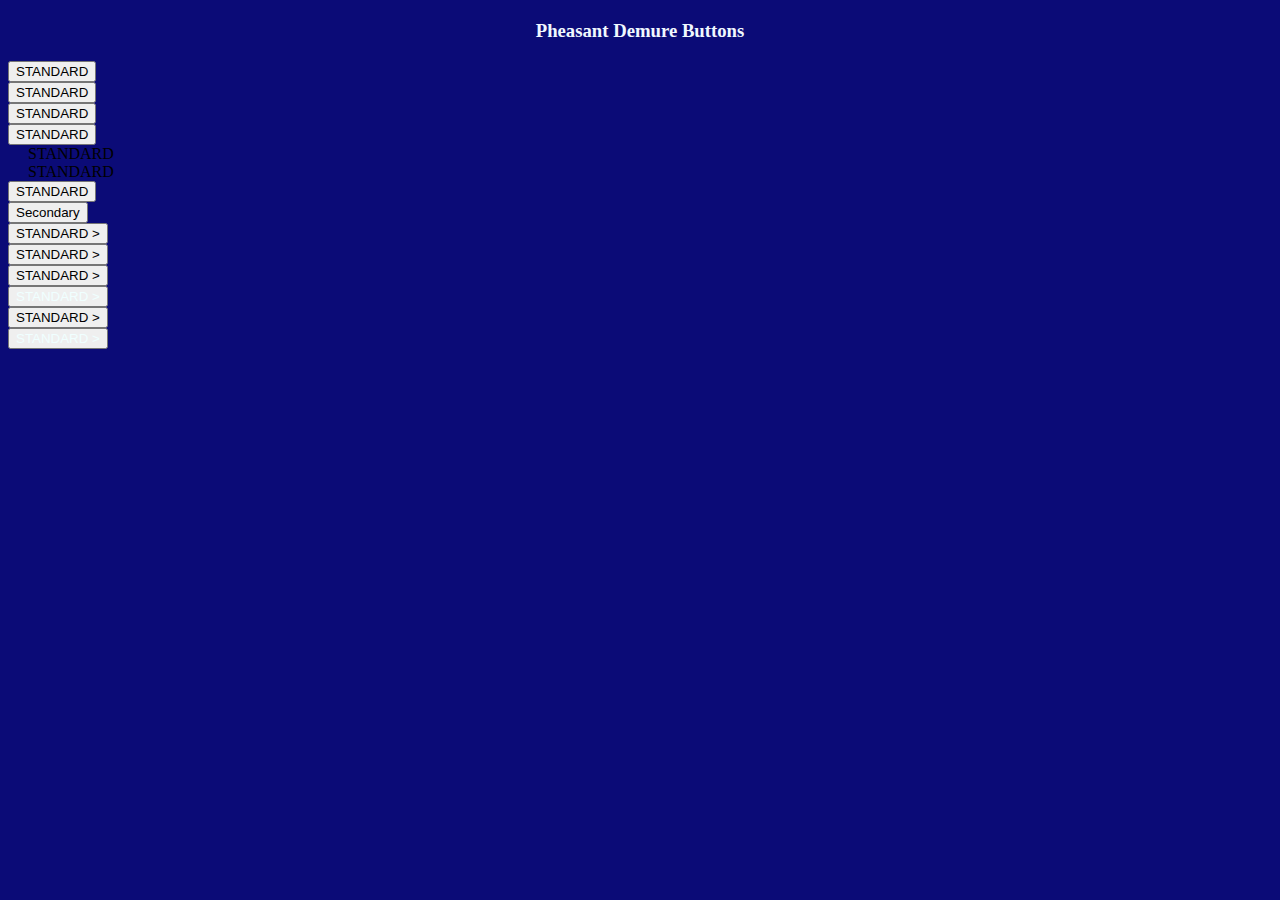
<file: BTN.html>
<!DOCTYPE html>
<html lang="en">

<head>
    <meta charset="UTF-8">
    <meta name="viewport" content="width=device-width, initial-scale=1.0">
    <link href="https://cdn.jsdelivr.net/npm/bootstrap@5.3.2/dist/css/bootstrap.min.css" rel="stylesheet"
        integrity="sha384-T3c6CoIi6uLrA9TneNEoa7RxnatzjcDSCmG1MXxSR1GAsXEV/Dwwykc2MPK8M2HN" crossorigin="anonymous">

    <title>Buttons</title>
    <link rel="stylesheet" href="./BTN.css">
</head>

<body>

    <h3>Pheasant Demure Buttons</h3>

    <div class="row">
        <div class="col-3">
            <button type="button" class="btn btn-light ms-5 mt-5 w-50
         h-50">STANDARD</button>
        </div>

        <div class="col-3">
            <button type="button" class="btn btn-dark ms-5 mt-5 w-50 h-50">STANDARD</button>
        </div>

        <div class="col-3">
            <button type="button" class="btn btn-outline-light ms-5 mt-5 w-50 h-50">STANDARD</button>
        </div>

        <div class="col-3">
            <button type="button" class="btn btn-outline-secondary  ms-5 mt-5 w-50 h-50">STANDARD</button>
        </div>
    </div>

    <!------------->

    <div class="row justify-content-between">
        <div class="col-3">
            <span class="badge rounded-pill text-bg-light mt-5 ms-5  h-50 Ani">STANDARD</span>
        </div>

        <div class="col-3">
            <span class="badge rounded-pill text-bg-dark mt-5 ms-5 h-50 Anni">STANDARD</span>
        </div>

        <div class="col-3">
            <button type="button" class="btn btn-outline-light rounded-pill mt-5 ms-5 h-50 
            w-50">STANDARD</button>
        </div>

        <div class="col-3">
            <button type="button" class="btn btn-outline-secondary  rounded-pill mt-5 w-50 h-50 ms-5">Secondary</button>
        </div>
    </div>

    <!--------->

    <div class="row">
        <div class="col-3">
            <button type="button" class="btn btn-light ms-2 mt-5 w-75 h-75">STANDARD ></button>
        </div>

        <div class="col-3">
            <button type="button" class="btn btn-dark ms-2 mt-5 w-75 h-75">STANDARD ></button>
        </div>

        <div class="col-3">
            <button type="button" class="btn btn-outline-light ms-2 mt-5 w-75 h-75">STANDARD ></button>  
        </div>

        <div class="col-3">
            <button type="button" class="btn btn-outline-dark ms-2 mt-5 w-75 h-75" style="color: azure;">STANDARD ></button>
        </div>
    </div>

    <!------------->

    <div class="row  justify-content-center">
        <div class="col-3">
            <button type="button" class="btn btn-outline-light rounded-pill mt-5 ms-5 h-75 
            w-50">STANDARD ></button>
        </div>

        <div class="col-3">
            <button type="button" class="btn btn-outline-dark rounded-pill mt-5 ms-5 h-75 
            w-50" style="color: azure;">STANDARD ></button>
        </div>
    </div>


    <script src="https://cdn.jsdelivr.net/npm/bootstrap@5.3.2/dist/js/bootstrap.bundle.min.js"
        integrity="sha384-C6RzsynM9kWDrMNeT87bh95OGNyZPhcTNXj1NW7RuBCsyN/o0jlpcV8Qyq46cDfL"
        crossorigin="anonymous"></script>
</body>

</html>
</file>
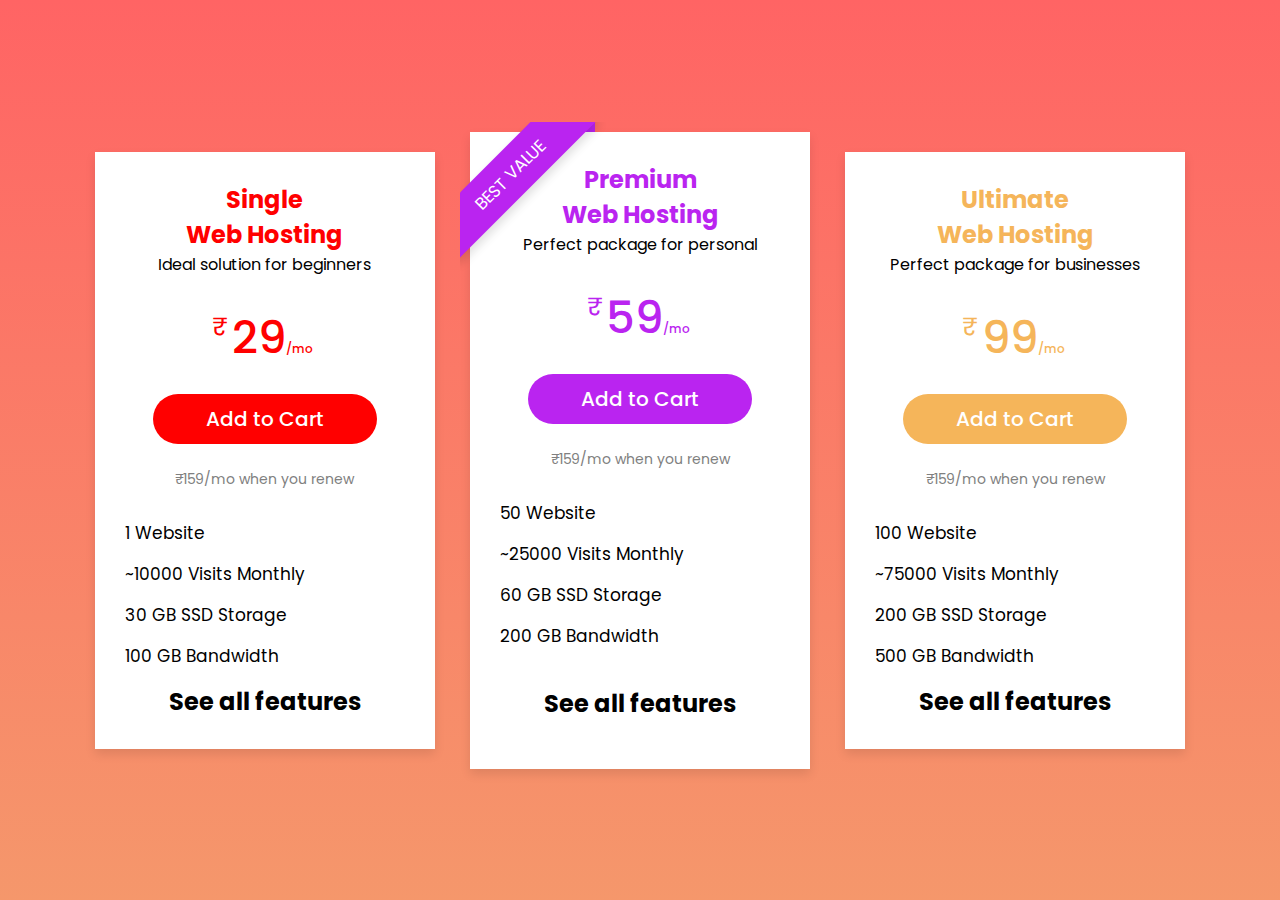
<file: Cards.html>
<!DOCTYPE html>
<!-- Created By MultiWebPress -->
<!DOCTYPE html>
<html lang="en">
<head>
    <meta charset="UTF-8">
    <meta name="viewport" content="width=device-width, initial-scale=1.0">
    <title>Cards</title>
    <link rel="stylesheet" href="./Cards.css">
    <!-- <script src="https://kit.fontawesome.com/a076d05399.js"></script> -->
</head>
<body>
  <div class="wrapper">
    <div class="table basic">
      <div class="head_tab"><h2>Single<br> Web Hosting</h2></div>
      <div class="aj_p"><p>Ideal solution for beginners</p></div>
      <div class="price-section">
        <div class="price-area">
          <div class="inner-area">
            <span class="text">₹</span>
            <span class="price">29<span style="font-size:12px">/mo</span></span>

          </div>
        </div>
      </div>
      <div class="package-name"></div>
      <ul class="features">
        <div class="btn"><button>Add to Cart</button></div>
        <p class="aj_des">₹159/mo when you renew</p>
        <li>
          <span class="list-name">1 Website</span>
          <span class="icon check"><i class="fas fa-check"></i></span>
        </li>
        <li>
          <span class="list-name">~10000 Visits Monthly</span>
          <span class="icon check"><i class="fas fa-check"></i></span>
        </li>
        <li>
          <span class="list-name">30 GB SSD Storage</span>
          <span class="icon cross"><i class="fas fa-times"></i></span>
        </li>
        <li>
          <span class="list-name">100 GB Bandwidth</span>
          <span class="icon cross"><i class="fas fa-times"></i></span>
        </li>
      </ul>
      <div><h2>See all features <span class="icon cross"><i class="fa fa-angle-down"></i></span></h2></div>
    </div>
    <div class="table premium">
      <div class="head_tab"><h2>Premium <br>Web Hosting</h2></div>
      <div class="aj_p"><p>Perfect package for personal</p></div>
      <div class="ribbon"><span>BEST VALUE</span></div>
      <div class="price-section">
        <div class="price-area">
          <div class="inner-area">
            <span class="text">₹</span>
            <span class="price">59<span style="font-size:12px">/mo</span></span>
          </div>
        </div>
      </div>
      <div class="package-name"></div>
      <ul class="features">
        <div class="btn"><button>Add to Cart</button></div>
        <p class="aj_des">₹159/mo when you renew</p>
        <li>
          <span class="list-name">50 Website</span>
          <span class="icon check"><i class="fas fa-check"></i></span>
        </li>
        <li>
          <span class="list-name">~25000 Visits Monthly </span>
          <span class="icon check"><i class="fas fa-check"></i></span>
        </li>
        <li>
          <span class="list-name">60 GB SSD Storage</span>
          <span class="icon check"><i class="fas fa-check"></i></span>
        </li>
        <li>
          <span class="list-name">200 GB Bandwidth</span>
          <span class="icon cross"><i class="fas fa-times"></i></span>
        </li>
      </ul>
      <div class="premium_all"><h2>See all features <span class="icon cross"><i class="fa fa-angle-down"></i></span></h2></div>
    </div>
    <div class="table ultimate">
      <div class="head_tab"><h2>Ultimate <br>Web Hosting</h2></div>
      <div class="aj_p"><p>Perfect package for businesses</p></div>
      <div class="price-section">
        <div class="price-area">
          <div class="inner-area">
            <span class="text">₹</span>
            <span class="price">99<span style="font-size:12px">/mo</span></span>
          </div>
        </div>
      </div>
      <div class="package-name"></div>
      <ul class="features">
        <div class="btn"><button>Add to Cart</button></div>
        <p class="aj_des">₹159/mo when you renew</p>
        <li>
          <span class="list-name">100 Website</span>
          <span class="icon check"><i class="fas fa-check"></i></span>
        </li>
        <li>
          <span class="list-name">~75000 Visits Monthly </span>
          <span class="icon check"><i class="fas fa-check"></i></span>
        </li>
        <li>
          <span class="list-name">200 GB SSD Storage</span>
          <span class="icon check"><i class="fas fa-check"></i></span>
        </li>
        <li>
          <span class="list-name">500 GB Bandwidth</span>
          <span class="icon check"><i class="fas fa-check"></i></span>
        </li>
      </ul>
      <div><h2>See all features <span class="icon cross"><i class="fa fa-angle-down"></i></span></h2></div>
    </div>
  </div>

</body>
</html>
</file>
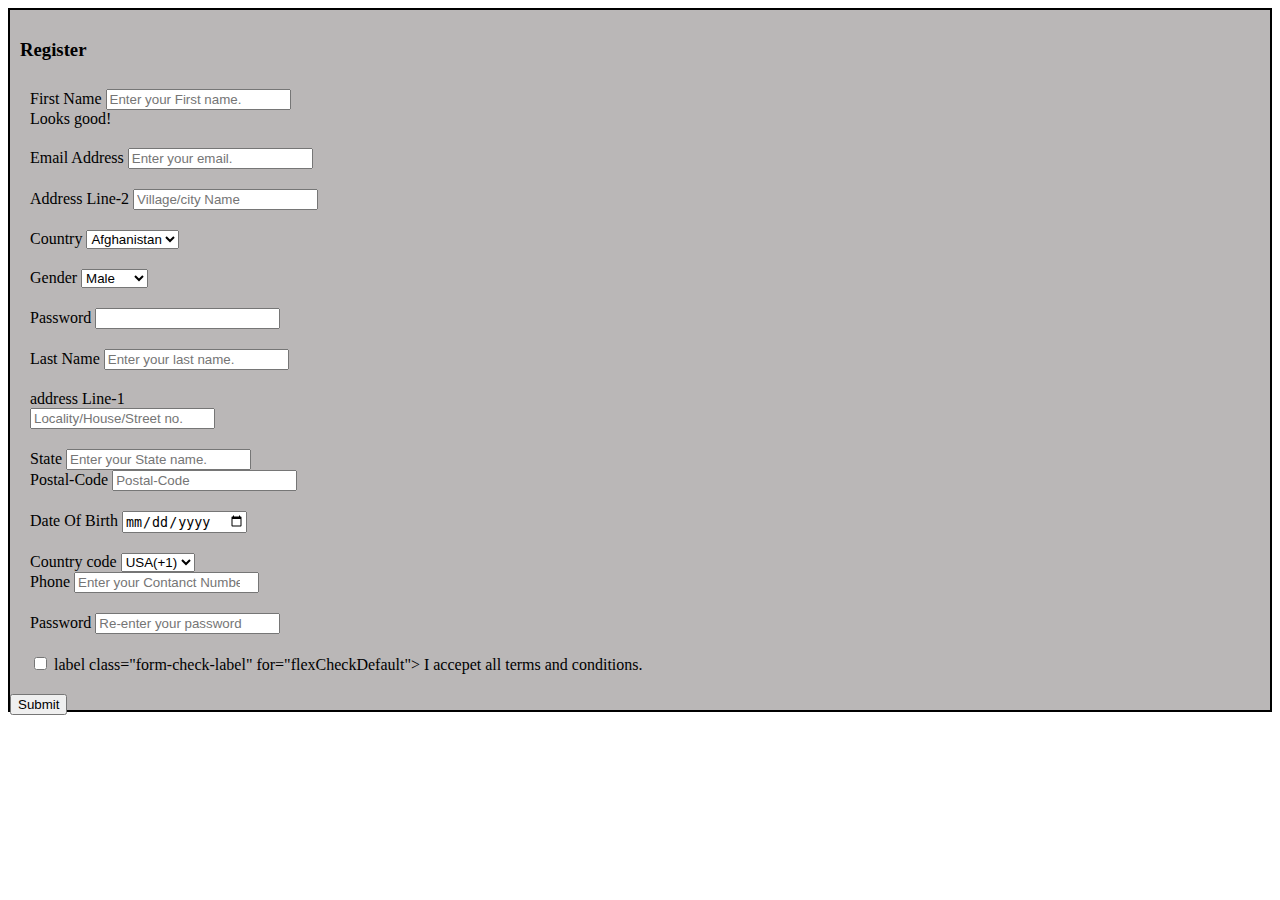
<file: Form-1.html>
<!DOCTYPE html>
<html lang="en">

<head>
    <meta charset="UTF-8">
    <meta name="viewport" content="width=device-width, initial-scale=1.0">
    <title>Form-1</title>

    <link href="https://cdn.jsdelivr.net/npm/bootstrap@5.3.2/dist/css/bootstrap.min.css" rel="stylesheet"
        integrity="sha384-T3c6CoIi6uLrA9TneNEoa7RxnatzjcDSCmG1MXxSR1GAsXEV/Dwwykc2MPK8M2HN" crossorigin="anonymous">

    <link rel="stylesheet" href="./Form-1.css">
</head>

<body>

    <form class="needs-validation" novalidate>
        <div class="container">
            <div class="row">
                <h3 class="text-center form-label ">Register</h3>
                <div class="col-6">
                    <div class="row">
                        <label class="form-label">First Name</label>
                        <input class="form-control" type="text" placeholder="Enter your First name.">
                        <div class="valid-feedback">
                            Looks good!
                          </div>
                    </div>

                    <div class="row">
                        <label class="form-label">Email Address</label>
                        <input type="email" class="form-control" id="exampleFormControlInput1"
                            placeholder="Enter your email.">
                    </div>

                    <div class="row">
                        <label class="form-label">Address Line-2</label>
                        <input class="form-control" type="text" placeholder="Village/city Name">
                    </div>

                    <div class="row">
                        <label class="text mt--2">Country</label>
                        <select class="form-select" aria-label="Default select example">
                            <option selected>Afghanistan</option>
                            <option value="1">India</option>
                            <option value="2">USA</option>
                            <option value="3">UK</option>
                        </select>
                    </div>

                    <div class="row">
                        <label class="text">Gender</label>
                        <select class="form-select" aria-label="Default select example">
                            <option selected>Male</option>
                            <option value="1">Female</option>
                            <option value="2">Other</option>
                        </select>
                    </div>

                    <div class="row">
                        <label for="inputPassword5" class="form-label">Password</label>
                        <input type="password" id="inputPassword5" class="form-control"
                            aria-describedby="passwordHelpBlock">
                    </div>
                </div>

                <div class="col-6">
                    <div class="row">
                        <label class="form-label">Last Name</label>
                        <input class="form-control" type="text" placeholder="Enter your last name.">
                    </div>

                    <div class="row">
                        <label class="address mt-2">address Line-1</label><br>
                        <input class="form-control" type="text" placeholder="Locality/House/Street no.">
                    </div>

                    <div class="row">
                        <div class="col-8">
                            <label class="form-label">State</label>
                            <input class="form-control" type="text" placeholder="Enter your State name.">
                        </div>
                        <div class="col-4">
                            <label class="form-label">Postal-Code</label>
                            <input class="form-control" type="text" placeholder="Postal-Code">
                        </div>
                    </div>

                    <div class="row">
                        <label class="address">Date Of Birth</label>
                        <input class="form-control" type="date" id="date">
                    </div>

                    <div class="row">
                        <div class="col-4">
                            <label class="form-label">Country code</label>
                            <select class="form-select" aria-label="Default select example">
                                <option selected>USA(+1)</option>
                            </select>
                        </div>
                        <div class="col-8">
                            <label class="form-label">Phone</label>
                            <input class="form-control" type="number" placeholder="Enter your Contanct Number.">
                        </div>
                    </div>

                    <div class="row">
                        <label for="inputPassword5" class="form-label mb-0">Password</label>
                        <input type="password" id="inputPassword5" class="form-control"
                            placeholder="Re-enter your password">
                    </div>
                </div>

                <div class="row">
                    <div class="form-check">
                        <input class="form-check-input" type="checkbox" value="" id="flexCheckDefault">
                        label class="form-check-label" for="flexCheckDefault">
                        I accepet all terms and conditions.</label>
                    </div>
                </div>
            </div>
            <button type="submit" class="btn btn-primary mb-3 ">Submit</button>
        </div>
    </form>
    <script src="https://cdn.jsdelivr.net/npm/bootstrap@5.3.2/dist/js/bootstrap.bundle.min.js></script>
</body>

</html>
</file>
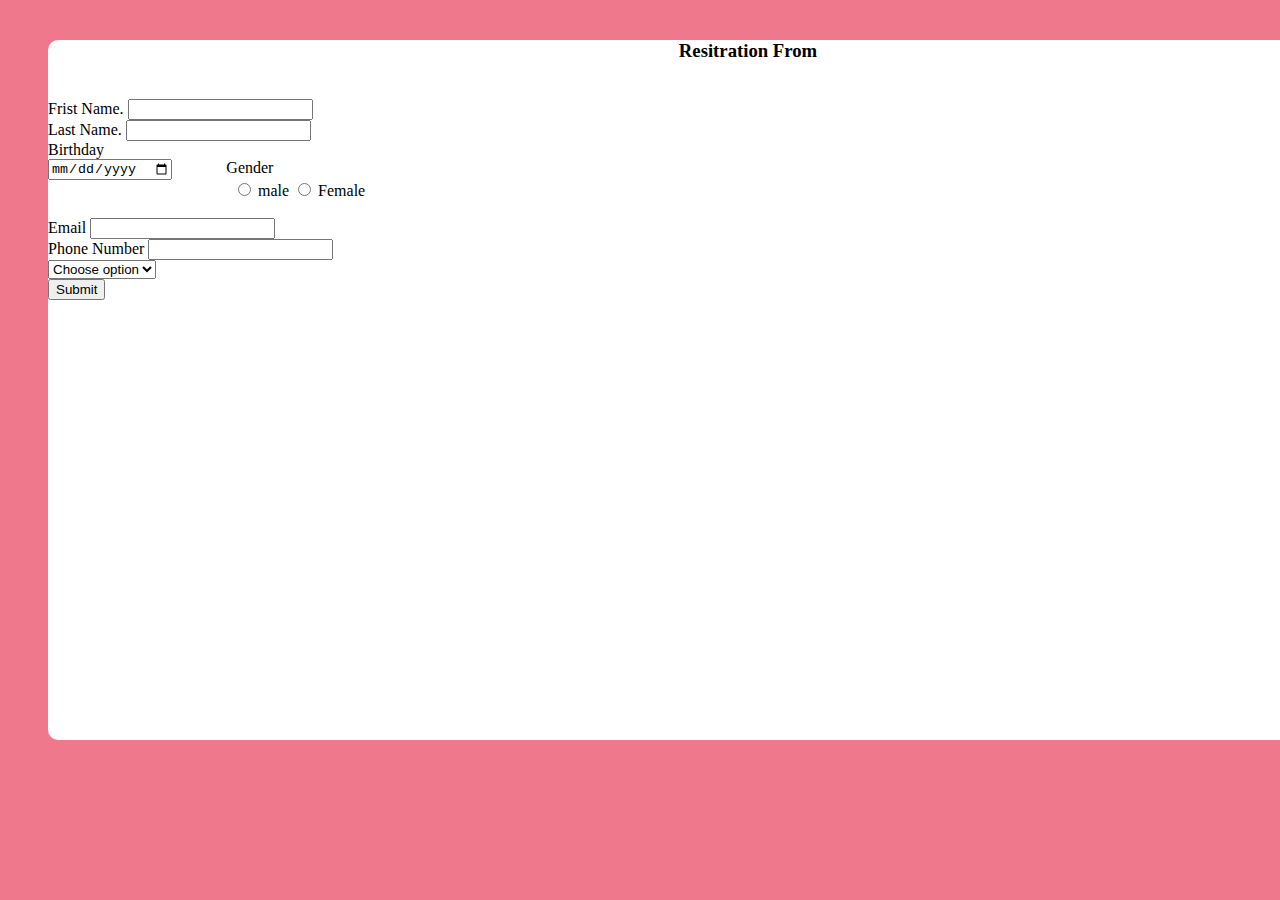
<file: Form-2.html>
<!DOCTYPE html>
<html lang="en">

<head>
    <meta charset="UTF-8">
    <meta name="viewport" content="width=device-width, initial-scale=1.0">
    <title>Form-2</title>
    <link href="https://cdn.jsdelivr.net/npm/bootstrap@5.3.2/dist/css/bootstrap.min.css" rel="stylesheet"
        integrity="sha384-T3c6CoIi6uLrA9TneNEoa7RxnatzjcDSCmG1MXxSR1GAsXEV/Dwwykc2MPK8M2HN" crossorigin="anonymous">
    <link rel="stylesheet" href="./Form-2.css">
</head>

<body>

    <div class="Form p-4">
        <h3>Resitration From</h3><br>

        <label>Frist Name.</label>
        <input type="email" class="form-control" id="exampleInputEmail1" aria-describedby="emailHelp"
            placeholder=""><br>

        <label>Last Name.</label>
        <input type="email" class="form-control" id="exampleInputEmail1" aria-describedby="emailHelp"
            placeholder=""><br>

        <label>Birthday</label><br>
        <input type="date">

        <label class="Gender">Gender</label><br>
        <input type="radio" name="Gender" class="radio">
        <label>male</label>
        <input type="radio" name="Gender">
        <label>Female</label><br><br>

        <label>Email</label>
        <input type="email" class="form-control" id="exampleInputEmail1" aria-describedby="emailHelp"
            placeholder=""><br>

        <label>Phone Number</label>
        <input type="email" class="form-control" id="exampleInputEmail1" aria-describedby="emailHelp"
            placeholder=""><br>

        <select class="form-select" aria-label="Default select example">
            <option selected>Choose option</option>
            <option value="1">One</option>
            <option value="2">Two</option>
            <option value="3">Three</option>
        </select><br>
        <button type="submit" class="btn btn-primary">Submit</button>

    </div>
    <script src="https://cdn.jsdelivr.net/npm/bootstrap@5.3.2/dist/js/bootstrap.bundle.min.js"
        integrity="sha384-C6RzsynM9kWDrMNeT87bh95OGNyZPhcTNXj1NW7RuBCsyN/o0jlpcV8Qyq46cDfL"
        crossorigin="anonymous"></script>
</body>

</html>
</file>
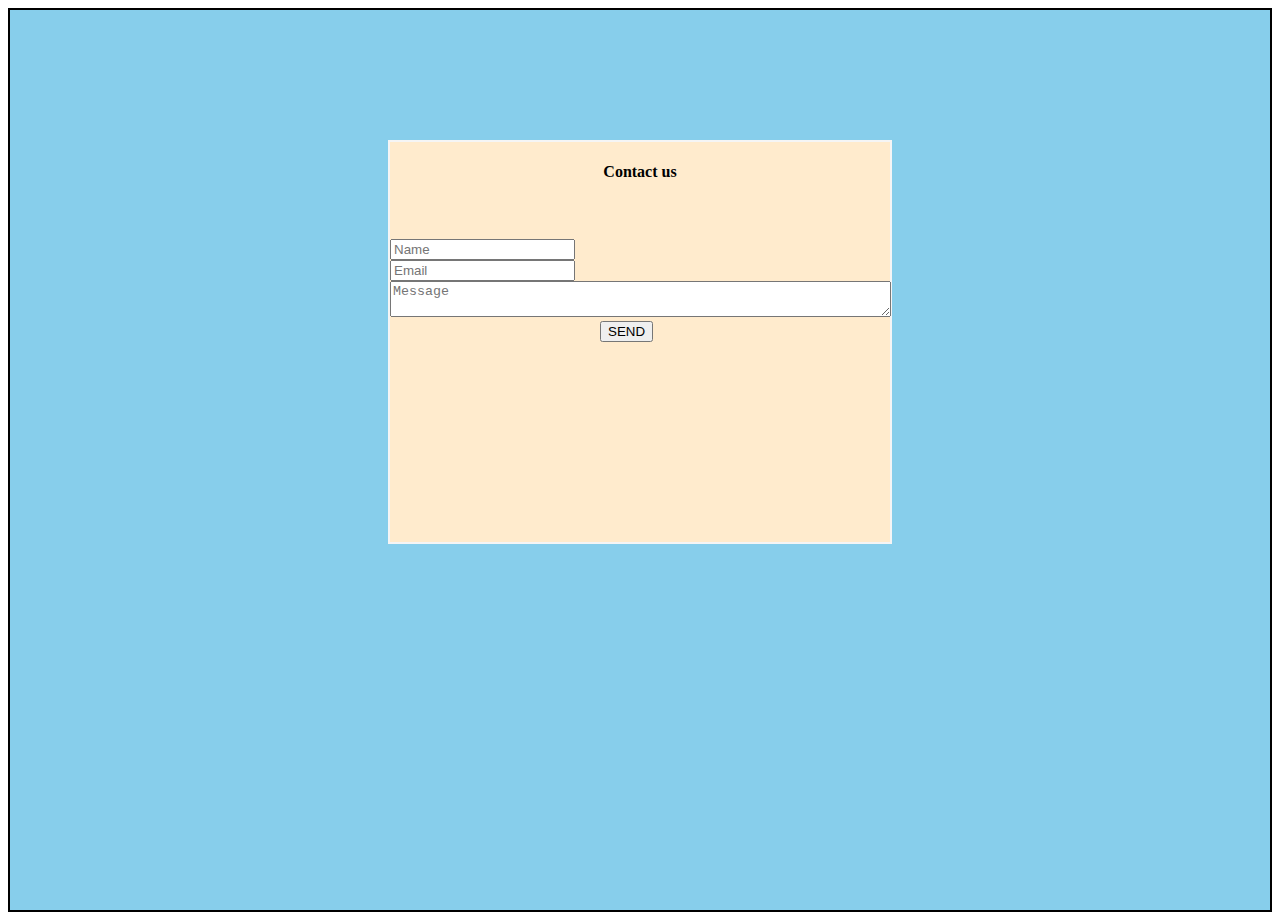
<file: Form-3.html>
<!DOCTYPE html>
<html lang="en">

<head>
    <meta charset="UTF-8">
    <meta name="viewport" content="width=device-width, initial-scale=1.0">
    <title>Form-3</title>
    <link rel="stylesheet" href="./Form-3.css">
    <link href="https://cdn.jsdelivr.net/npm/bootstrap@5.3.2/dist/css/bootstrap.min.css" rel="stylesheet"
        integrity="sha384-T3c6CoIi6uLrA9TneNEoa7RxnatzjcDSCmG1MXxSR1GAsXEV/Dwwykc2MPK8M2HN" crossorigin="anonymous">
</head>

<body>

    <div class="Form">
        <div class="one p-3">
            <h4>Contact us</h4><br><br>

            <input type="email" class="form-control" id="exampleInputEmail1" aria-describedby="emailHelp"
                placeholder="Name"><br>

            <input type="email" class="form-control" id="exampleInputEmail1" aria-describedby="emailHelp"
                placeholder="Email"><br>

            <textarea name="" id="" cols="60" rows="2" placeholder="Message"></textarea>
            <button type="submit" class="btn btn-primary">SEND</button>
        </div>
    </div>


    <script src="https://cdn.jsdelivr.net/npm/bootstrap@5.3.2/dist/js/bootstrap.bundle.min.js"
        integrity="sha384-C6RzsynM9kWDrMNeT87bh95OGNyZPhcTNXj1NW7RuBCsyN/o0jlpcV8Qyq46cDfL"
        crossorigin="anonymous"></script>
</body>

</html>
</file>
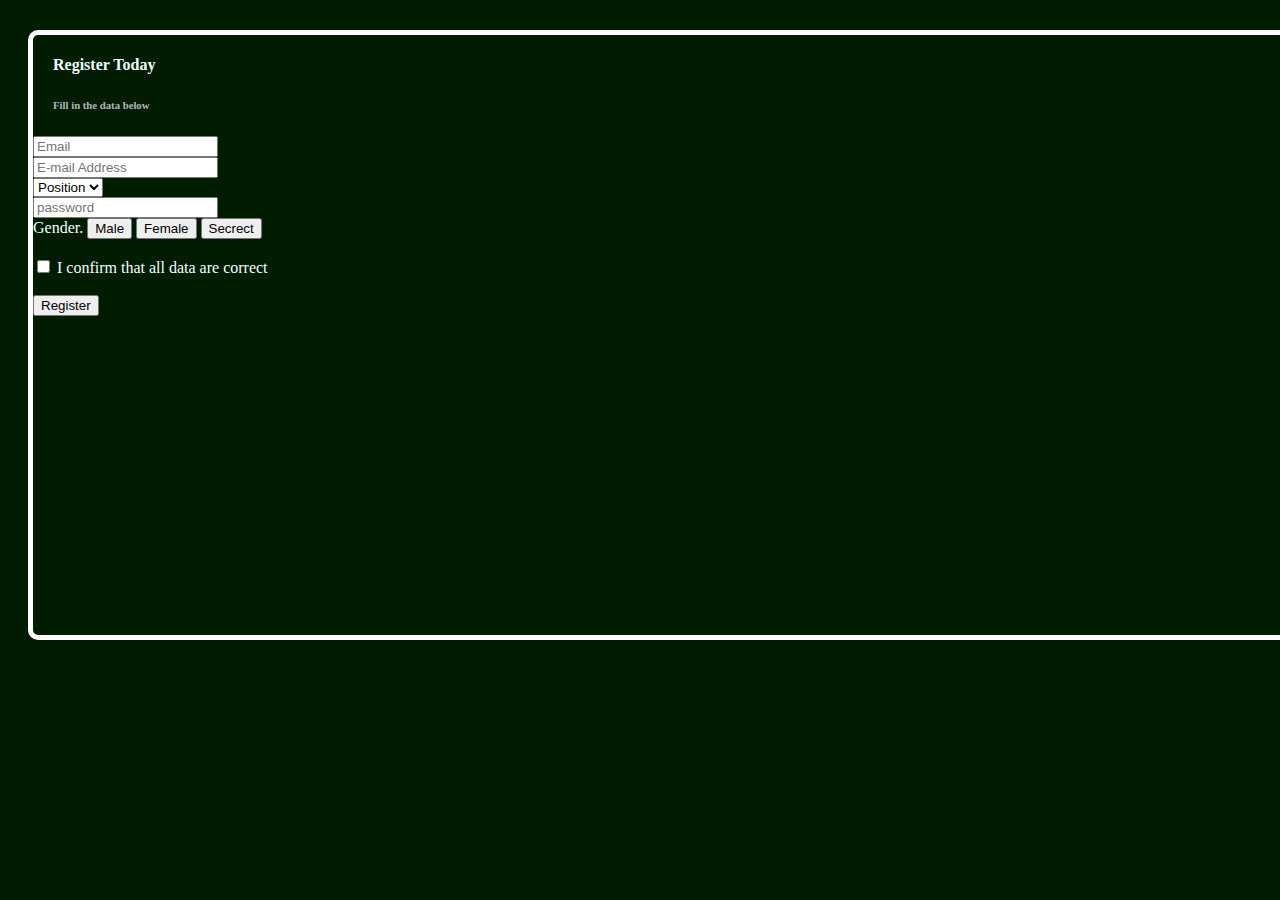
<file: Form-4.html>
<!DOCTYPE html>
<html lang="en">

<head>
    <meta charset="UTF-8">
    <meta name="viewport" content="width=device-width, initial-scale=1.0">
    <title>Form-4</title>
    <link href="https://cdn.jsdelivr.net/npm/bootstrap@5.3.2/dist/css/bootstrap.min.css" rel="stylesheet"
        integrity="sha384-T3c6CoIi6uLrA9TneNEoa7RxnatzjcDSCmG1MXxSR1GAsXEV/Dwwykc2MPK8M2HN" crossorigin="anonymous">
    <link rel="stylesheet" href="./Form-4.css">
</head>

<body>

    <div class="Form p-4">
        <h4>Register Today</h4>
        <h6>Fill in the data below</h6>


        <input type="email" class=" form-control" id="exampleInputEmail1" aria-describedby="emailHelp"
            placeholder="Email"><br>

        <input type="email" class=" form-control" id="exampleInputEmail1" aria-describedby="emailHelp"
            placeholder="E-mail Address"><br>

        <select class="form-select" aria-label="Default select example">
            <option selected>Position</option>
            <option value="1">One</option>
            <option value="2">Two</option>
            <option value="3">Three</option>
        </select><br>


        <input type="email" class=" form-control" id="exampleInputEmail1" aria-describedby="emailHelp"
            placeholder="password"><br>


        <label>Gender.</label>
        <input type="button" value="Male">
        <input type="button" value="Female">
        <input type="button" value="Secrect">
        <br><br>

        <input type="checkbox" class="form-check-input" id="exampleCheck1">
        <label class="form-check-label" for="exampleCheck1">I confirm that all data are correct</label><br><br>

        <input type="button" value="Register">
    </div>



    <script src="https://cdn.jsdelivr.net/npm/bootstrap@5.3.2/dist/js/bootstrap.bundle.min.js"
        integrity="sha384-C6RzsynM9kWDrMNeT87bh95OGNyZPhcTNXj1NW7RuBCsyN/o0jlpcV8Qyq46cDfL"
        crossorigin="anonymous"></script>
</body>

</html>


<!-- <!DOCTYPE html>
<html lang="en">

<head>
    <meta charset="UTF-8">
    <meta name="viewport" content="width=device-width, initial-scale=1.0">
    <title>Form-4</title>
    <link href="https://cdn.jsdelivr.net/npm/bootstrap@5.3.2/dist/css/bootstrap.min.css" rel="stylesheet"
        integrity="sha384-T3c6CoIi6uLrA9TneNEoa7RxnatzjcDSCmG1MXxSR1GAsXEV/Dwwykc2MPK8M2HN" crossorigin="anonymous">
    <link rel="stylesheet" href="./Form-4.css">
</head>

<body>

    <div class="Form p-4">
        <h4>Register Today</h4>
        <h6>Fill in the data below</h6>

        <form>
            <div class="mb-3">
                <input type="email" class="form-control" id="exampleInputEmail1" aria-describedby="emailHelp"
                    placeholder="Email" required>
                <div class="invalid-feedback">
                    Please enter a valid email address.
                </div>
            </div>

            <div class="mb-3">
                <input type="password" class="form-control" id="exampleInputPassword1" placeholder="Password" required>
                <div class="invalid-feedback">
                    Please enter a password.
                </div>
            </div>

            <div class="mb-3">
                <select class="form-select" aria-label="Default select example" required>
                    <option selected disabled>Position</option>
                    <option value="1">One</option>
                    <option value="2">Two</option>
                    <option value="3">Three</option>
                </select>
                <div class="invalid-feedback">
                    Please select a position.
                </div>
            </div>

            <div class="mb-3">
                <label>Gender.</label>
                <div class="btn-group" role="group">
                    <button type="button" class="btn btn-secondary">Male</button>
                    <button type="button" class="btn btn-secondary">Female</button>
                    <button type="button" class="btn btn-secondary">Secret</button>
                </div>
                <div class="invalid-feedback">
                    Please select a gender.
                </div>
            </div>

            <div class="mb-3 form-check">
                <input type="checkbox" class="form-check-input" id="exampleCheck1" required>
                <label class="form-check-label" for="exampleCheck1">I confirm that all data are correct</label>
                <div class="invalid-feedback">
                    You must agree before submitting.
                </div>
            </div>

            <button type="submit" class="btn btn-primary">Register</button>
        </form>
    </div>

    <script src="https://cdn.jsdelivr.net/npm/bootstrap@5.3.2/dist/js/bootstrap.bundle.min.js"
        integrity="sha384-C6RzsynM9kWDrMNeT87bh95OGNyZPhcTNXj1NW7RuBCsyN/o0jlpcV8Qyq46cDfL"
        crossorigin="anonymous"></script>
</body>

</html> -->
</file>
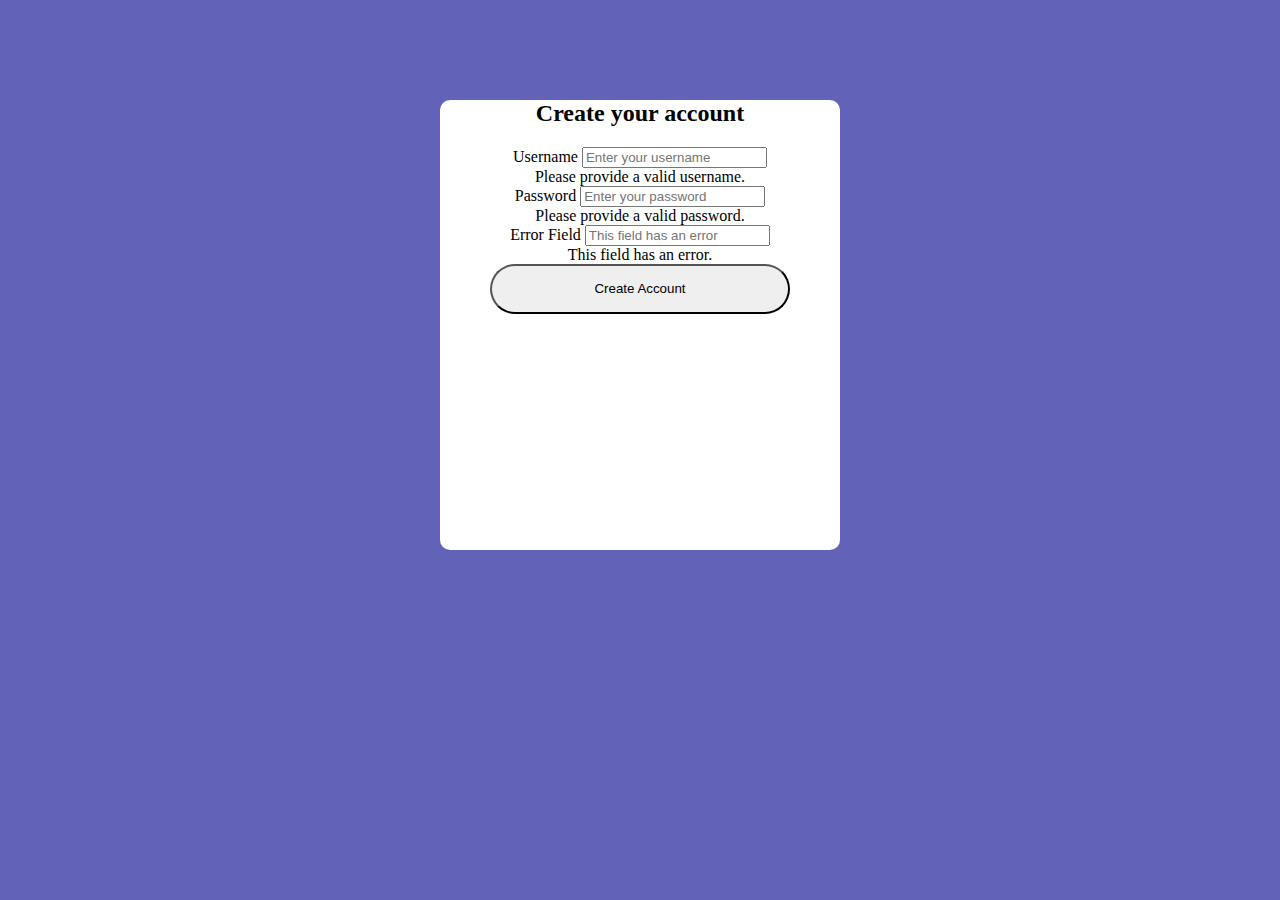
<file: Form-5.html>
<!-- <!DOCTYPE html>
<html lang="en">

<head>
    <meta charset="UTF-8">
    <meta name="viewport" content="width=device-width, initial-scale=1.0">
    <title>Form-5</title>
    <link href="https://cdn.jsdelivr.net/npm/bootstrap@5.3.2/dist/css/bootstrap.min.css" rel="stylesheet"
        integrity="sha384-T3c6CoIi6uLrA9TneNEoa7RxnatzjcDSCmG1MXxSR1GAsXEV/Dwwykc2MPK8M2HN" crossorigin="anonymous">
    <link rel="stylesheet" href="./Form-5.css">

</head>

<body>
    
    <div class="Form p-4">
        <h2>Create your account</h2>

        <input type="email" class="form-control" id="exampleInputEmail1" aria-describedby="emailHelp"
            placeholder="My Username"><i class="fa-regular fa-id-badge"></i><br>


        <input type="email" class="form-control" id="exampleInputEmail1" aria-describedby="emailHelp"
            placeholder="Password" required><br>

        <input type="email" class="form-control" id="exampleInputEmail1" aria-describedby="emailHelp"
            placeholder="Error"><br>

        <button type="submit" class="btn btn-primary mb-3">Create Account</button>
    </div>

    <script src="https://cdn.jsdelivr.net/npm/bootstrap@5.3.2/dist/js/bootstrap.bundle.min.js"
        integrity="sha384-C6RzsynM9kWDrMNeT87bh95OGNyZPhcTNXj1NW7RuBCsyN/o0jlpcV8Qyq46cDfL"
        crossorigin="anonymous"></script>
</body>

</html> -->



<!DOCTYPE html>
<html lang="en">

<head>
    <meta charset="UTF-8">
    <meta name="viewport" content="width=device-width, initial-scale=1.0">
    <title>Form-5</title>
    <link href="https://cdn.jsdelivr.net/npm/bootstrap@5.3.2/dist/css/bootstrap.min.css" rel="stylesheet"
        integrity="sha384-T3c6CoIi6uLrA9TneNEoa7RxnatzjcDSCmG1MXxSR1GAsXEV/Dwwykc2MPK8M2HN" crossorigin="anonymous">
    <link rel="stylesheet" href="./Form-5.css">

</head>

<body>

    <div class="Form p-4">
        <h2>Create your account</h2>

        <form id="registrationForm">
            <div class="mb-3">
                <label for="username" class="form-label">Username</label>
                <input type="text" class="form-control" id="username" placeholder="Enter your username" required>
                <div class="invalid-feedback">
                    Please provide a valid username.
                </div>
            </div>

            <div class="mb-3">
                <label for="password" class="form-label">Password</label>
                <input type="password" class="form-control" id="password" placeholder="Enter your password" required>
                <div class="invalid-feedback">
                    Please provide a valid password.
                </div>
            </div>

            <div class="mb-3">
                <label for="errorField" class="form-label">Error Field</label>
                <input type="text" class="form-control is-invalid" id="errorField" placeholder="This field has an error" required>
                <div class="invalid-feedback">
                    This field has an error.
                </div>
            </div>

            <button type="submit" class="btn btn-primary mb-3">Create Account</button>
        </form>
    </div>

    <script src="https://cdn.jsdelivr.net/npm/bootstrap@5.3.2/dist/js/bootstrap.bundle.min.js"
        integrity="sha384-C6RzsynM9kWDrMNeT87bh95OGNyZPhcTNXj1NW7RuBCsyN/o0jlpcV8Qyq46cDfL"
        crossorigin="anonymous"></script>

</body>

</html>
</file>
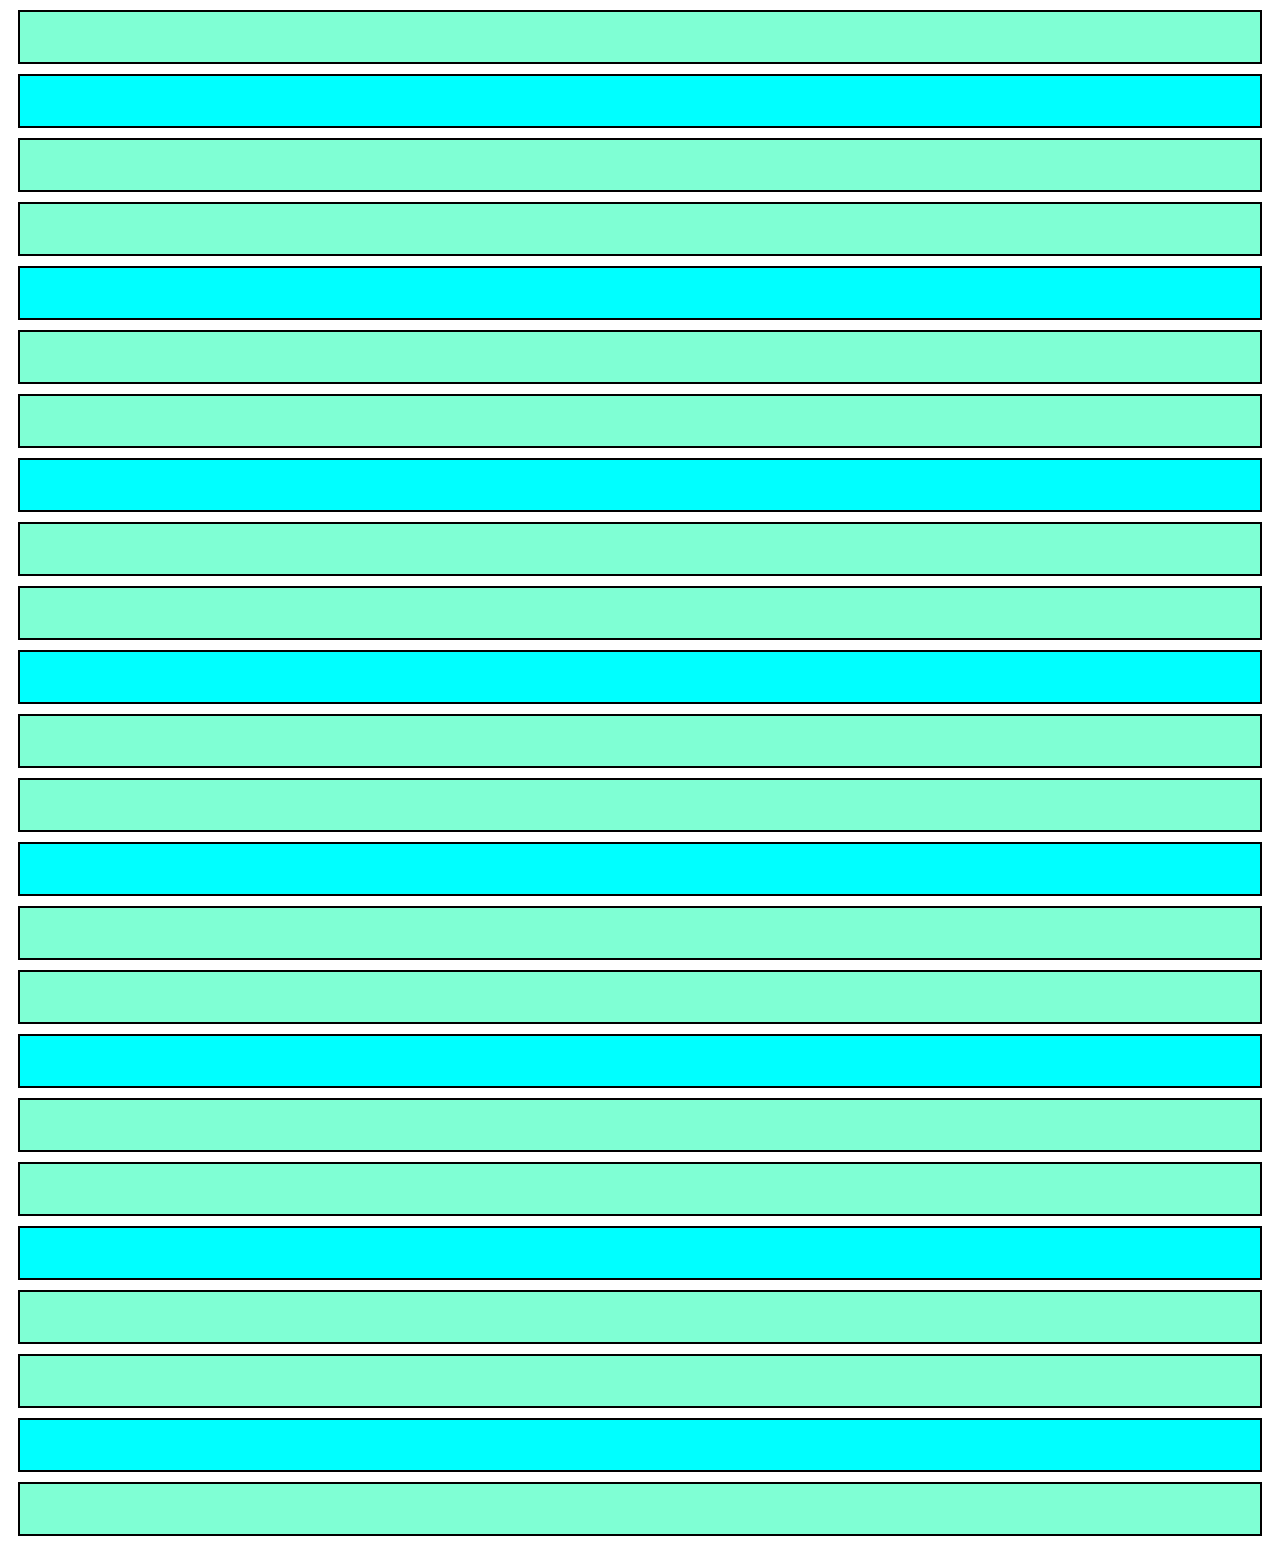
<file: GridTask.html>
<!DOCTYPE html>
<html lang="en">

<head>
  <meta charset="UTF-8" />
  <meta name="viewport" content="width=device-width, initial-scale=1.0" />
  <!-- <title>Document</title> -->
  <link href="https://cdn.jsdelivr.net/npm/bootstrap@5.3.2/dist/css/bootstrap.min.css" rel="stylesheet"
    integrity="sha384-T3c6CoIi6uLrA9TneNEoa7RxnatzjcDSCmG1MXxSR1GAsXEV/Dwwykc2MPK8M2HN" crossorigin="anonymous" />
  <script src="https://cdn.jsdelivr.net/npm/bootstrap@5.3.2/dist/js/bootstrap.bundle.min.js"
    integrity="sha384-C6RzsynM9kWDrMNeT87bh95OGNyZPhcTNXj1NW7RuBCsyN/o0jlpcV8Qyq46cDfL"
    crossorigin="anonymous"></script>
  <link rel="stylesheet" href="./GridTask-1.css" />
</head>

<body>
  <div class="container text-center">
    <div class="row">
      <div class="col-3 m-center"></div>
      <div class="col-3 m-center" style="background-color: aqua;"></div>
      <div class="col-3 m-center"></div>
    </div>

    <div class="row">
      <div class="col-3"></div>
      <div class="col-3" style="background-color: aqua;"></div>
      <div class="col-3"></div>
    </div>

    <div class="row">
      <div class="col-3"></div>
      <div class="col-3" style="background-color: aqua;"></div>
      <div class="col-3"></div>
    </div>

    <div class="row">
      <div class="col-3"></div>
      <div class="col-3" style="background-color: aqua;"></div>
      <div class="col-3"></div>
    </div>

    <div class="row">
      <div class="col-3"></div>
      <div class="col-3" style="background-color: aqua;"></div>
      <div class="col-3"></div>
    </div>

    <div class="row">
      <div class="col-2"></div>
      <div class="col-3" style="background-color: aqua;"></div>
      <div class="col-4"></div>
    </div>

    <div class="row">
      <div class="col-3"></div>
      <div class="col-3" style="background-color: aqua;"></div>
      <div class="col-3"></div>
    </div>

    <div class="row">
      <div class="col-2"></div>
      <div class="col-3" style="background-color: aqua;"></div>
      <div class="col-4"></div>
    </div>
  </div>
</body>

</html>
</file>
<file: Index.css>
.col-12 {
    height: 50px;
    background-color: crimson;
    border: 2px solid black;
}

.col-11 {
    height: 50px;
    background-color: orange;
    border: 2px solid black;
}

.col-10 {
    height: 50px;
    background-color: yellow;
    border: 2px solid black;
}

.col-9 {
    height: 50px;
    background-color: green;
    border: 2px solid black;
}

.col-8 {
    height: 50px;
    background-color: lightgreen;
    border: 2px solid black;
}

.col-7 {
    height: 50px;
    background-color: purple;
    border: 2px solid black;
}

.col-6 {
    height: 50px;
    background-color: plum;
    border: 2px solid black;
}

.col-5 {
    height: 50px;
    background-color: palevioletred;
    border: 2px solid black;
}

.col-4 {
    height: 50px;
    background-color: deeppink;
    border: 2px solid black;
}

.col-3 {
    height: 50px;
    background-color: pink;
    border: 2px solid black;
}

.col-2 {
    height: 50px;
    background-color: wheat;
    border: 2px solid black;
}

.col-1 {
    height: 50px;
    background-color: whitesmoke;
    border: 2px solid black;
}
</file>
<file: Accordion-1.css>
.Acco {
    margin: auto;
}

h2 {
    text-align: center;
}

.accordion-item {
    border: none;
}

.Acco-2 {
    margin-top: 150px;
}
</file>
<file: Accordion-2.css>
.Acco {
    margin: auto;
}

h2 {
    text-align: center;
}

.accordion-item {
    border: none;
}

.Acco-2 {
     
        background: linear-gradient(to right,rgb(0, 123, 255),rgb(243, 170, 60)) ;
        height: 100vh;
}

.clr {
    background: linear-gradient(to right,rgb(0, 123, 255),rgb(243, 170, 60)) ;
    color: white;
}
</file>
<file: Accordion-3.css>
.Acco-1 {
    background-color: none;
}

.Acco {
    margin: auto;
    margin-top: 100px;
}

body {
    background: rgb(243, 170, 60);
}

.line {
    color: aliceblue;
     margin-left: 30px;   
} 

.Acco-2 {
    background-color: aliceblue;
}

button:focus {
    outline-color: black;
}

/* Adjustments for responsive design */
/* @media (max-width: 768px) {
    .accordion-item {
        margin-bottom: 10px;
    }
} */
</file>
<file: Accordion-4.css>
body{
    background: linear-gradient(to left,red,yellow) ;
}

.one{
    margin: auto;
    margin-top: 50px;

}

button:focus {
    outline-color: black;
}
/* .accordion-button::after{
    
} */

.accordion-item {
    /* box-sizing: none; */
    border: 0px;
    
}

.accordion-body::after,::before {
    box-sizing: 0px;
    border: 0px;
}
</file>
<file: Bs-Column.css>
.col col{
    height: 50px;
    background-color: rgb(177, 201, 22);
    border: 2px solid black;
}

 .row{
    height: 50px;
    background-color: rgb(177, 201, 22);
    border: 2px solid black;
} 

.col-4 {
    background-color: rgb(201, 22, 147);
    border: 2px solid black;
}

.col-7 {
    background-color: rgb(22, 189, 201);
}

.col-9 {
    background-color: rgb(168, 22, 201);
}

.col-6 {
    height: 50px;
    background-color: skyblue;
    border: 2px solid black;
    margin: 10px;
} 

.col-md-3 {
    height: 50px;
    background-color: rgb(227, 235, 135);
    border: 2px solid black;
    margin: 10px;
}

.col-md-2 {
    height: 50px;
    background-color: rgb(157, 135, 235);
    border: 2px solid black;
    margin: 10px;
}

.col-md-8 {
    height: 50px;
    background-color: rgb(135, 235, 137);
    border: 2px solid black;
    margin: 10px;
}

.col-sm-5 {
    height: 50px;
    background-color: rgb(235, 135, 220);
    border: 2px solid black;
    margin: 10px;
}

.col-sm-6 {
    height: 50px;
    background-color: rgb(143, 235, 135);
    border: 2px solid black;
    margin: 10px;
}

.col-md-5 {
    height: 50px;
    background-color: rgb(235, 158, 135);
    border: 2px solid black;
    margin: 10px;
}

.col-md-4 {
    height: 50px;
    background-color: silver;
    border: 2px solid black;
    margin: 10px;
}

.col-auto {
    height: 50px;
    background-color: gold;
    border: 2px solid black;
    margin: 10px;
}

.col-sm-9 {
    height: 50px;
    background-color: navajowhite;
    border: 2px solid black;
    margin: 10px;
}

.col-3 {
    background-color: royalblue;
    border: 2px solid black;
}

p {
    font-weight: bold;
    padding: 10px;
    color: red;
}

h1 {
    padding: 10px;
    color: green;
}

h2 {
    padding: 10px;
    color: purple;
}

h3 {
    padding: 10px;
    color: yellow;
}

h4 {
    padding: 10px;
    color: orange;
}

h5 {
    padding: 10px;
    color: blue;
}

h6 {
    padding: 10px;
    color: maroon;
}

pre {
    color: brown;
}

del {
    color: aqua;
}

s {
    color: blueviolet;
}

ins {
    color: burlywood;
}

u {
    color: cadetblue;
}

small {
    color: chartreuse;
}

strong {
    color: chocolate;
}

em {
    color: cornflowerblue;
}

.list-inline {
    color: darkgoldenrod;
    font-weight: bold;
}

 hr{
    border: 2px solid red;
}
</file>
<file: BTN.css>
body{
    background-color: rgb(11, 11, 119);
}

h3{
    text-align: center;
    color: aliceblue;
    margin-top: 20px;
}

.Ani{
    width: 150px;
    text-align: center;
    padding: 20px;    
}

.Anni{
    width: 150px;
    text-align: center;
    padding: 20px; 
}
</file>
<file: Cards.css>
@import url('https://fonts.googleapis.com/css2?family=Poppins:wght@200;300;400;500;600;700&display=swap');
*{
  margin: 0;
  padding: 0;
  box-sizing: border-box;
  font-family: 'Poppins', sans-serif;
}
body{
  display: flex;
  align-items: center;
  justify-content: center;
  min-height: 100vh;
  padding: 20px;
  background: linear-gradient(0deg, rgba(240,101,36,0.6727065826330532) 0%, rgba(255,100,100,1) 100%);
}
.wrapper{
  max-width: 1090px;
  width: 100%;
  margin: auto;
  display: flex;
  flex-wrap: wrap;
  justify-content: space-between;
}
.wrapper .table{
  background: #fff;
  width: calc(33% - 20px);
  padding: 30px 30px;
  position: relative;
  box-shadow: 0 5px 10px rgba(0,0,0,0.1);
  text-align: center;
}
.table .price-section{
  display: flex;
  justify-content: center;
}
.table .price-area{
  height: 120px;
  width: 120px;
  border-radius: 50%;
  padding: 2px;
}

.aj_p{
  text-align: center;
}

p.aj_des {
  color: grey;
  padding-bottom: 30px;
  font-size: 14px;
}

.table.premium {
  margin: -20px;
}

.premium_all {
  padding-top: 22px;
}

.price-area .inner-area{
  height: 100%;
  width: 100%;
  line-height: 117px;
  text-align: center;
  color: #fff;
  position: relative;
}

.price-area .inner-area .text{
  font-size: 25px;
  font-weight: 400;
  position: absolute;
  top: -10px;
  left: 5px;
}

.price-area .inner-area .price{
  font-size: 45px;
  font-weight: 500;
  margin-left: 16px;
}

.table .package-name{
  width: 100%;
  height: 2px;
  margin :35px 0;
  position: relative;
}

.table .features li{
  margin-bottom: 15px;
  list-style: none;
  display: flex;
  justify-content: space-between;
}

.features li .list-name{
  font-size: 17px;
  font-weight: 400;
}

.features li .icon{
  font-size: 15px;
}

.features li .icon.check{
  color: #2db94d;
}

.features li .icon.cross{
  color: #cd3241;
}

.table .btn{
  width: 100%;
  display: flex;
  justify-content: center;
}

.table .btn button{
  width: 80%;
  height: 50px;
  color: #fff;
  font-size: 20px;
  font-weight: 500;
  border: none;
  outline: none;
  border-radius: 25px;
  cursor: pointer;
  transition: all 0.3s ease;
}

.table .btn button:hover{
  border-radius: 5px;
}

.basic ::selection,
.basic .price-area,
.basic .inner-area,
.basic .head_tab h2{
  color:red;
}

.basic .btn button{
  background: red;
  color: #fff;
  margin-top: -75px;
}

.basic .btn button:hover{
  background: rgba(240, 101,36);
  color: #fff;
}

.premium ::selection,
.premium .price-area,
.premium .inner-area,
.premium .head_tab h2{
  color:#ba24f0;
}

.premium .btn button{
  background: #ba24f0;
  color: #fff;
  margin-top: -75px;
}

.premium .btn button:hover{
  background: rgba(240, 101,36);
  color: #fff;
}

.ultimate ::selection,
.ultimate .price-area,
.ultimate .inner-area,
.ultimate .head_tab h2{
  color:#f5b55a;
}

.ultimate .btn button{
  background: #f5b55a;
  color: #fff;
  margin-top: -75px;
}

.ultimate .btn button:hover{
  background: rgba(240, 101,36);
  color: #fff;
}

@media (max-width:756px){
  .wrapper .table{
    width: 100%;
  }

  .table.premium{
    margin: 40px 0px;
  }
  .table.ultimate{
    margin: 0px;
  }
}

::selection{
  color:#fff;
}

.table .ribbon{
  width: 150px;
  height: 150px;
  position: absolute;
  top: -10px;
  left: -10px;
  overflow: hidden;
}

.table .ribbon::before,
table .ribbon::after{
  position: absolute;
  content: "";
  z-index: -1;
  display: block;
  border: 7px solid #ba24f0;
  border-top-color: transparent;
  border-left-color: transparent;
}

.table .ribbon::before{
  top: 0px;
  right: 15px;
}

.table .ribbon::after{
  bottom: 15px;
  left: 0px;
}

.table .ribbon span{
  position: absolute;
  top:30px;
  right: 0;
  transform: rotate(-45deg);
  width: 200px;
  background: #ba24f0;
  padding: 10px 0;
  color: #fff;
  text-align: center;
  font-size: 17px;
  box-shadow: 0 5px 10px rgba(0,0,0,0.12);
}
</file>
<file: Form-1.css>
.container
{
    height: 700px;
    border: 2px solid black;
    background-color: rgb(186, 183, 183);
}
.row
{
  padding: 10px;
}
</file>
<file: Form-2.css>
.radio{
    margin-left: 190px;
}

.Gender{
    margin-left: 50px;
}

h3{
    text-align: center;
}

.Form{
    border-radius: 10px;
    height: 700px;
    width: 1400px;
   margin:40px;
   /* margin-right: 100px; */
    background-color: white;
}

body{
    background-color: rgb(239, 120, 140);
}
</file>
<file: Form-3.css>
.Form{
    background: skyblue;
    height: 100vh;
    border: 2px solid black;
}

h4{
    text-align: center;
}

.one{
    height: 400px;
    width: 500px;
    border: 2px solid whitesmoke;
    margin: auto;
    margin-top: 130px;
    background-color: blanchedalmond;
}
.btn{
    margin-left: 210px;
}
</file>
<file: Form-4.css>
body{
    background-color: rgb(2, 28, 2);
}

.Form{
    border: 5px solid white;
    border-radius: 10px;
    height: 600px;
    width: 1450px;
    margin-left: 20px;
    margin-top: 30px;
}

h4{
    color: azure;
    margin-left: 20px;
}

h6{
    color: rgb(175, 182, 182);
    margin-left: 20px;
}

label{
    color: azure;

}
</file>
<file: Form-5.css>
.Form{
        height: 450px;
        width: 400px;
        border-radius: 10px;
        background-color: white;
        margin: auto;
        margin-top: 100px;
        text-align: center;
    }
    
    body{
        background-color: rgb(98, 98, 185);
    }
    
    .btn{
        height: 50px;
        width: 300px;
        border-radius: 50px;
    }
</file>
<file: GridTask-1.css>
.col-4 {
    height: 50px;
    background-color: aquamarine;
    border: 2px solid black;
    margin: 10px;
} 

.col-3 {
    height: 50px;
    background-color: aquamarine;
    border: 2px solid black;
    margin: 10px;
} 

.col-2 {
    height: 50px;
    background-color: aquamarine;
    border: 2px solid black;
    margin: 10px;
}
</file>
